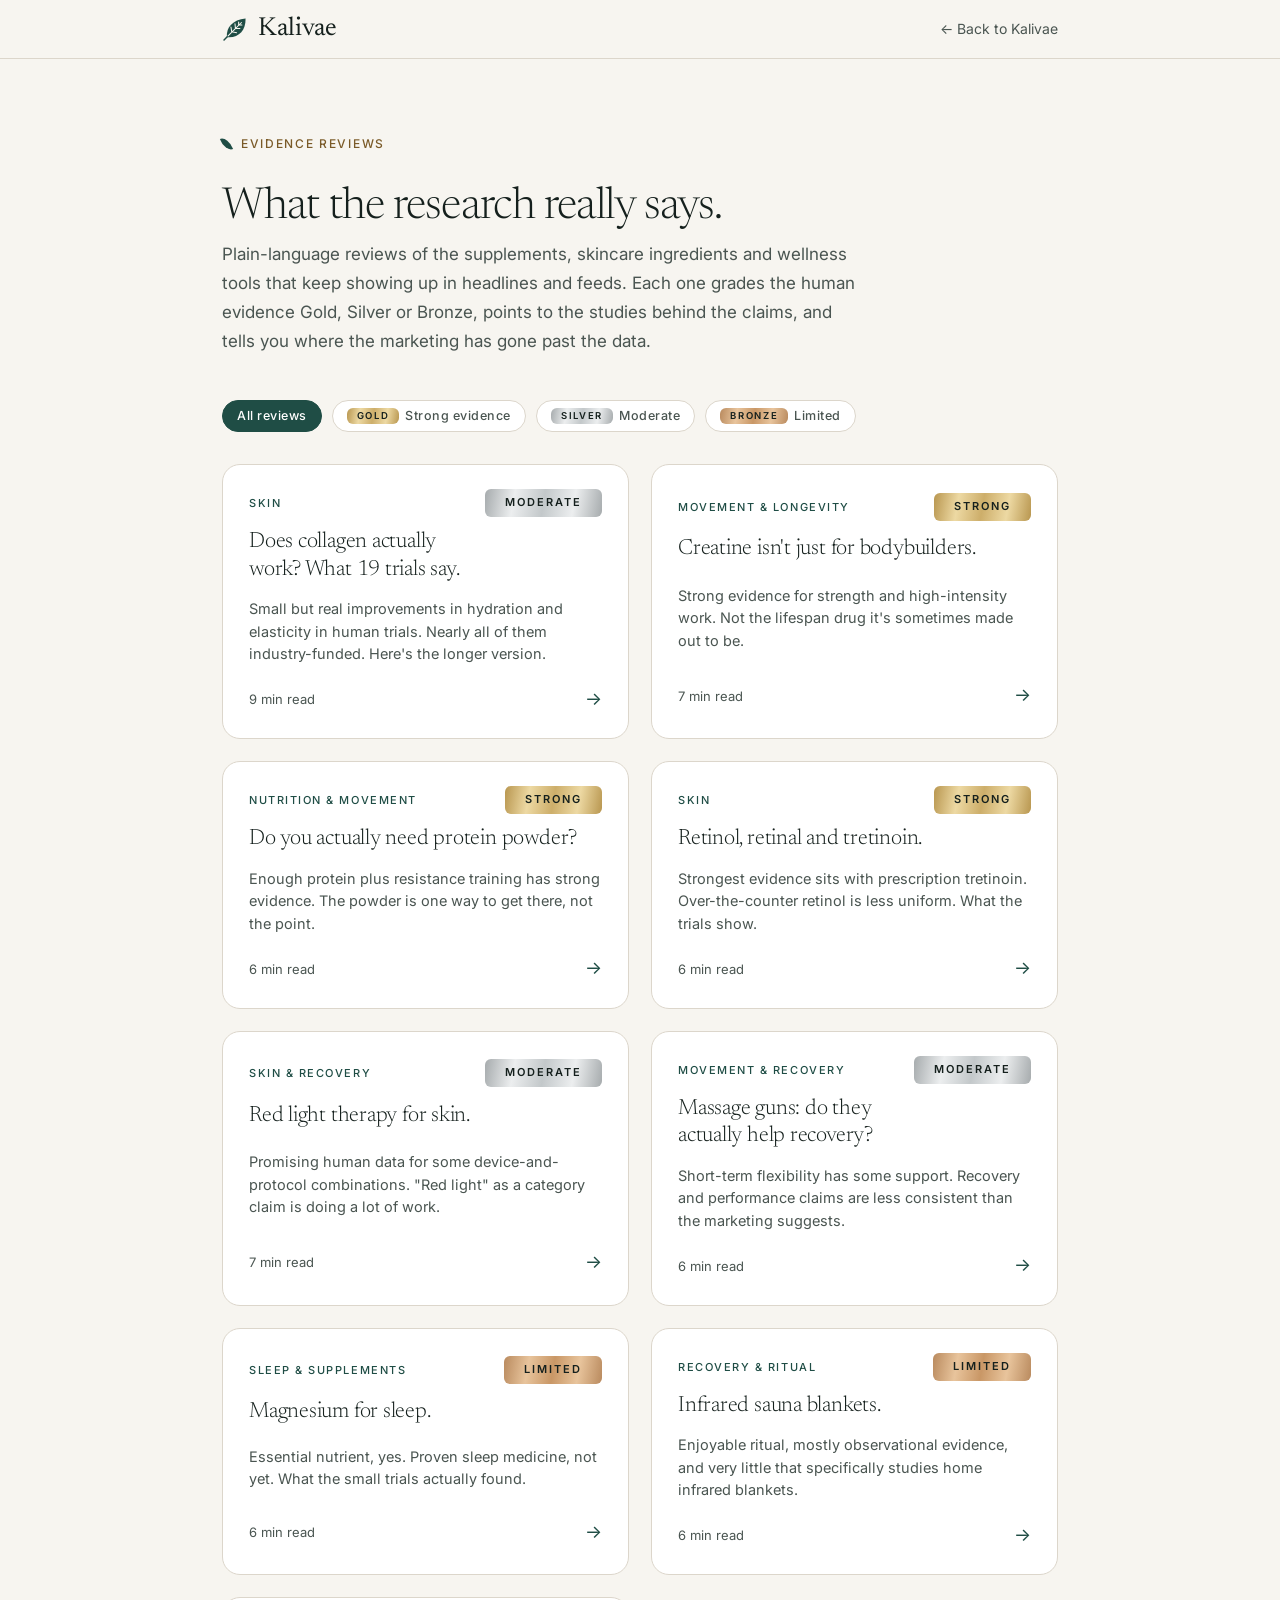
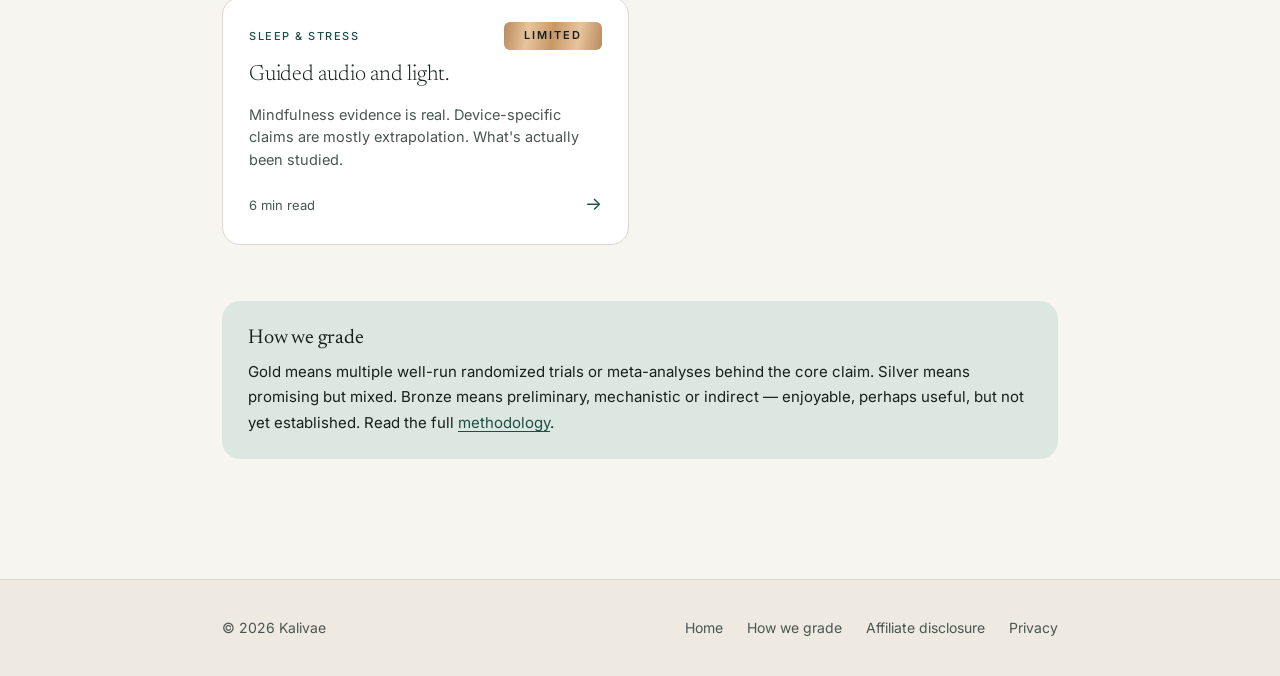
<file: reviews/index.html>
<!doctype html>
<html lang="en">
<head>
  <meta charset="utf-8">
  <meta name="viewport" content="width=device-width,initial-scale=1,viewport-fit=cover">
  <title>Evidence reviews · Kalivae</title>
  <meta name="description" content="Plain-language reviews of supplements, skincare and wellness tools, with the research graded Gold, Silver or Bronze. Updated November 2026.">
  <meta name="theme-color" content="#F7F5F0">
  <link rel="canonical" href="https://www.kalivae.com/reviews/">
  <meta property="og:type" content="website">
  <meta property="og:title" content="Evidence reviews · Kalivae">
  <meta property="og:description" content="Plain-language reviews of supplements, skincare and wellness tools, with the research graded Gold, Silver or Bronze.">
  <meta property="og:url" content="https://www.kalivae.com/reviews/">
  <meta property="og:site_name" content="Kalivae">
  <meta name="twitter:card" content="summary">
  <link rel="preconnect" href="https://fonts.googleapis.com">
  <link rel="preconnect" href="https://fonts.gstatic.com" crossorigin>
  <link href="https://fonts.googleapis.com/css2?family=Inter:wght@400;500;600&family=Newsreader:ital,opsz,wght@0,6..72,300;0,6..72,400;1,6..72,300;1,6..72,400&display=swap" rel="stylesheet">
  <link rel="stylesheet" href="../page.css">
  <link rel="stylesheet" href="reviews.css">
  <style>
    .wrap { max-width: 900px; }
    .intro { margin: 8px 0 44px; }
    .intro p { font-size: 17px; color: var(--muted); max-width: 640px; }
    .filters { display: flex; flex-wrap: wrap; gap: 8px 10px; margin: 24px 0 32px; }
    .filter { display: inline-flex; align-items: center; gap: 6px; padding: 7px 14px; font: 500 12.5px/1 var(--sans); letter-spacing: .04em; color: var(--muted); background: var(--raised); border: 1px solid var(--line); border-radius: 999px; cursor: pointer; transition: all .15s; }
    .filter:hover, .filter.is-active { color: var(--ink); border-color: var(--brand); background: var(--sage); }
    .filter[data-filter="all"].is-active { background: var(--brand); color: #fff; border-color: var(--brand); }
    .cat-grid { display: grid; gap: 22px; }
    @media (min-width: 720px) { .cat-grid { grid-template-columns: 1fr 1fr; } }
    .review-card { display: grid; gap: 10px; padding: 24px 26px; background: var(--raised); border: 1px solid var(--line); border-radius: 18px; text-decoration: none; color: inherit; transition: transform .2s, border-color .15s, box-shadow .2s; }
    .review-card:hover { transform: translateY(-2px); border-color: var(--brand); color: inherit; box-shadow: 0 6px 24px -14px rgba(31,77,69,.25); }
    .review-card.is-hidden { display: none; }
    .review-card .top-row { display: flex; align-items: center; justify-content: space-between; gap: 10px; }
    .review-card .r-cat { font: 500 11px/16px var(--sans); letter-spacing: .14em; text-transform: uppercase; color: var(--brand); }
    .review-card h2 { font: 300 22px/1.25 var(--serif); margin: 2px 0 4px; letter-spacing: -.01em; }
    .review-card p { font-size: 14.5px; line-height: 1.55; color: var(--muted); margin: 0; }
    .review-card .foot-row { display: flex; align-items: center; gap: 12px; margin-top: 8px; font-size: 13px; color: var(--muted); }
    .review-card .arrow { margin-left: auto; color: var(--brand); font-size: 18px; transition: transform .2s; }
    .review-card:hover .arrow { transform: translateX(3px); }

    .note { margin-top: 56px; padding: 24px 26px; background: var(--sage); border-radius: 18px; }
    .note h3 { font: 400 20px/1.3 var(--serif); margin: 0 0 8px; }
    .note p { margin: 0; font-size: 15px; color: var(--ink); }
    .note a { color: var(--brand); }
  </style>
</head>
<body>
  <header class="top">
    <div class="wrap">
      <a class="logo" href="/" aria-label="Kalivae home">
        <svg viewBox="0 0 32 32" aria-hidden="true"><path class="mark-stem" d="M7 25L2.5 29.5"/><path class="mark-a" d="M6 26C5 14 13 4.5 29 3C29.5 18 20 27.5 6 26Z"/><path class="mark-b" d="M7.5 24.5L24 8M12 19.5L11 13.5M12 19.5L18 20.5M16.5 15L16 9.5M16.5 15L22 15.5M20.5 11L20.5 7.5M20.5 11L24.5 11"/></svg>
        <span>Kalivae</span>
      </a>
      <a class="back" href="/">← Back to Kalivae</a>
    </div>
  </header>

  <main>
    <div class="wrap">
      <span class="eyebrow">Evidence reviews</span>
      <h1 style="font-weight:300; font-size:44px; line-height:1.1; letter-spacing:-.02em; margin:12px 0 0;">What the research really says.</h1>
      <div class="intro">
        <p>Plain-language reviews of the supplements, skincare ingredients and wellness tools that keep showing up in headlines and feeds. Each one grades the human evidence Gold, Silver or Bronze, points to the studies behind the claims, and tells you where the marketing has gone past the data.</p>
      </div>

      <div class="filters" role="tablist" aria-label="Filter reviews by evidence">
        <button class="filter is-active" data-filter="all" type="button">All reviews</button>
        <button class="filter" data-filter="strong" type="button"><span class="grade grade--strong" style="padding:3px 10px 4px;font-size:9.5px">Gold</span> Strong evidence</button>
        <button class="filter" data-filter="moderate" type="button"><span class="grade grade--moderate" style="padding:3px 10px 4px;font-size:9.5px">Silver</span> Moderate</button>
        <button class="filter" data-filter="limited" type="button"><span class="grade grade--limited" style="padding:3px 10px 4px;font-size:9.5px">Bronze</span> Limited</button>
      </div>

      <div class="cat-grid">

        <a class="review-card" data-grade="moderate" href="collagen.html">
          <div class="top-row"><span class="r-cat">Skin</span><span class="grade grade--moderate">Moderate</span></div>
          <h2>Does collagen actually work? What 19 trials say.</h2>
          <p>Small but real improvements in hydration and elasticity in human trials. Nearly all of them industry-funded. Here's the longer version.</p>
          <div class="foot-row"><span>9 min read</span><span class="arrow">→</span></div>
        </a>

        <a class="review-card" data-grade="strong" href="creatine.html">
          <div class="top-row"><span class="r-cat">Movement &amp; Longevity</span><span class="grade grade--strong">Strong</span></div>
          <h2>Creatine isn't just for bodybuilders.</h2>
          <p>Strong evidence for strength and high-intensity work. Not the lifespan drug it's sometimes made out to be.</p>
          <div class="foot-row"><span>7 min read</span><span class="arrow">→</span></div>
        </a>

        <a class="review-card" data-grade="strong" href="protein.html">
          <div class="top-row"><span class="r-cat">Nutrition &amp; Movement</span><span class="grade grade--strong">Strong</span></div>
          <h2>Do you actually need protein powder?</h2>
          <p>Enough protein plus resistance training has strong evidence. The powder is one way to get there, not the point.</p>
          <div class="foot-row"><span>6 min read</span><span class="arrow">→</span></div>
        </a>

        <a class="review-card" data-grade="strong" href="retinoids.html">
          <div class="top-row"><span class="r-cat">Skin</span><span class="grade grade--strong">Strong</span></div>
          <h2>Retinol, retinal and tretinoin.</h2>
          <p>Strongest evidence sits with prescription tretinoin. Over-the-counter retinol is less uniform. What the trials show.</p>
          <div class="foot-row"><span>6 min read</span><span class="arrow">→</span></div>
        </a>

        <a class="review-card" data-grade="moderate" href="red-light.html">
          <div class="top-row"><span class="r-cat">Skin &amp; Recovery</span><span class="grade grade--moderate">Moderate</span></div>
          <h2>Red light therapy for skin.</h2>
          <p>Promising human data for some device-and-protocol combinations. "Red light" as a category claim is doing a lot of work.</p>
          <div class="foot-row"><span>7 min read</span><span class="arrow">→</span></div>
        </a>

        <a class="review-card" data-grade="moderate" href="massage.html">
          <div class="top-row"><span class="r-cat">Movement &amp; Recovery</span><span class="grade grade--moderate">Moderate</span></div>
          <h2>Massage guns: do they actually help recovery?</h2>
          <p>Short-term flexibility has some support. Recovery and performance claims are less consistent than the marketing suggests.</p>
          <div class="foot-row"><span>6 min read</span><span class="arrow">→</span></div>
        </a>

        <a class="review-card" data-grade="limited" href="magnesium.html">
          <div class="top-row"><span class="r-cat">Sleep &amp; Supplements</span><span class="grade grade--limited">Limited</span></div>
          <h2>Magnesium for sleep.</h2>
          <p>Essential nutrient, yes. Proven sleep medicine, not yet. What the small trials actually found.</p>
          <div class="foot-row"><span>6 min read</span><span class="arrow">→</span></div>
        </a>

        <a class="review-card" data-grade="limited" href="sauna.html">
          <div class="top-row"><span class="r-cat">Recovery &amp; Ritual</span><span class="grade grade--limited">Limited</span></div>
          <h2>Infrared sauna blankets.</h2>
          <p>Enjoyable ritual, mostly observational evidence, and very little that specifically studies home infrared blankets.</p>
          <div class="foot-row"><span>6 min read</span><span class="arrow">→</span></div>
        </a>

        <a class="review-card" data-grade="limited" href="guided-relaxation.html">
          <div class="top-row"><span class="r-cat">Sleep &amp; Stress</span><span class="grade grade--limited">Limited</span></div>
          <h2>Guided audio and light.</h2>
          <p>Mindfulness evidence is real. Device-specific claims are mostly extrapolation. What's actually been studied.</p>
          <div class="foot-row"><span>6 min read</span><span class="arrow">→</span></div>
        </a>

      </div>

      <aside class="note">
        <h3>How we grade</h3>
        <p>Gold means multiple well-run randomized trials or meta-analyses behind the core claim. Silver means promising but mixed. Bronze means preliminary, mechanistic or indirect — enjoyable, perhaps useful, but not yet established. Read the full <a href="../methodology.html">methodology</a>.</p>
      </aside>
    </div>
  </main>

  <footer class="foot">
    <div class="wrap">
      <span>© 2026 Kalivae</span>
      <div class="foot-links">
        <a href="/">Home</a>
        <a href="../methodology.html">How we grade</a>
        <a href="../affiliate-disclosure.html">Affiliate disclosure</a>
        <a href="../privacy.html">Privacy</a>
      </div>
    </div>
  </footer>

  <script>
    (function(){
      var filters = document.querySelectorAll('.filter');
      var cards = document.querySelectorAll('.review-card');
      filters.forEach(function(btn){
        btn.addEventListener('click', function(){
          var f = btn.getAttribute('data-filter');
          filters.forEach(function(b){ b.classList.toggle('is-active', b === btn); });
          cards.forEach(function(c){
            var g = c.getAttribute('data-grade');
            c.classList.toggle('is-hidden', f !== 'all' && g !== f);
          });
        });
      });
    })();
  </script>
</body>
</html>
</file>
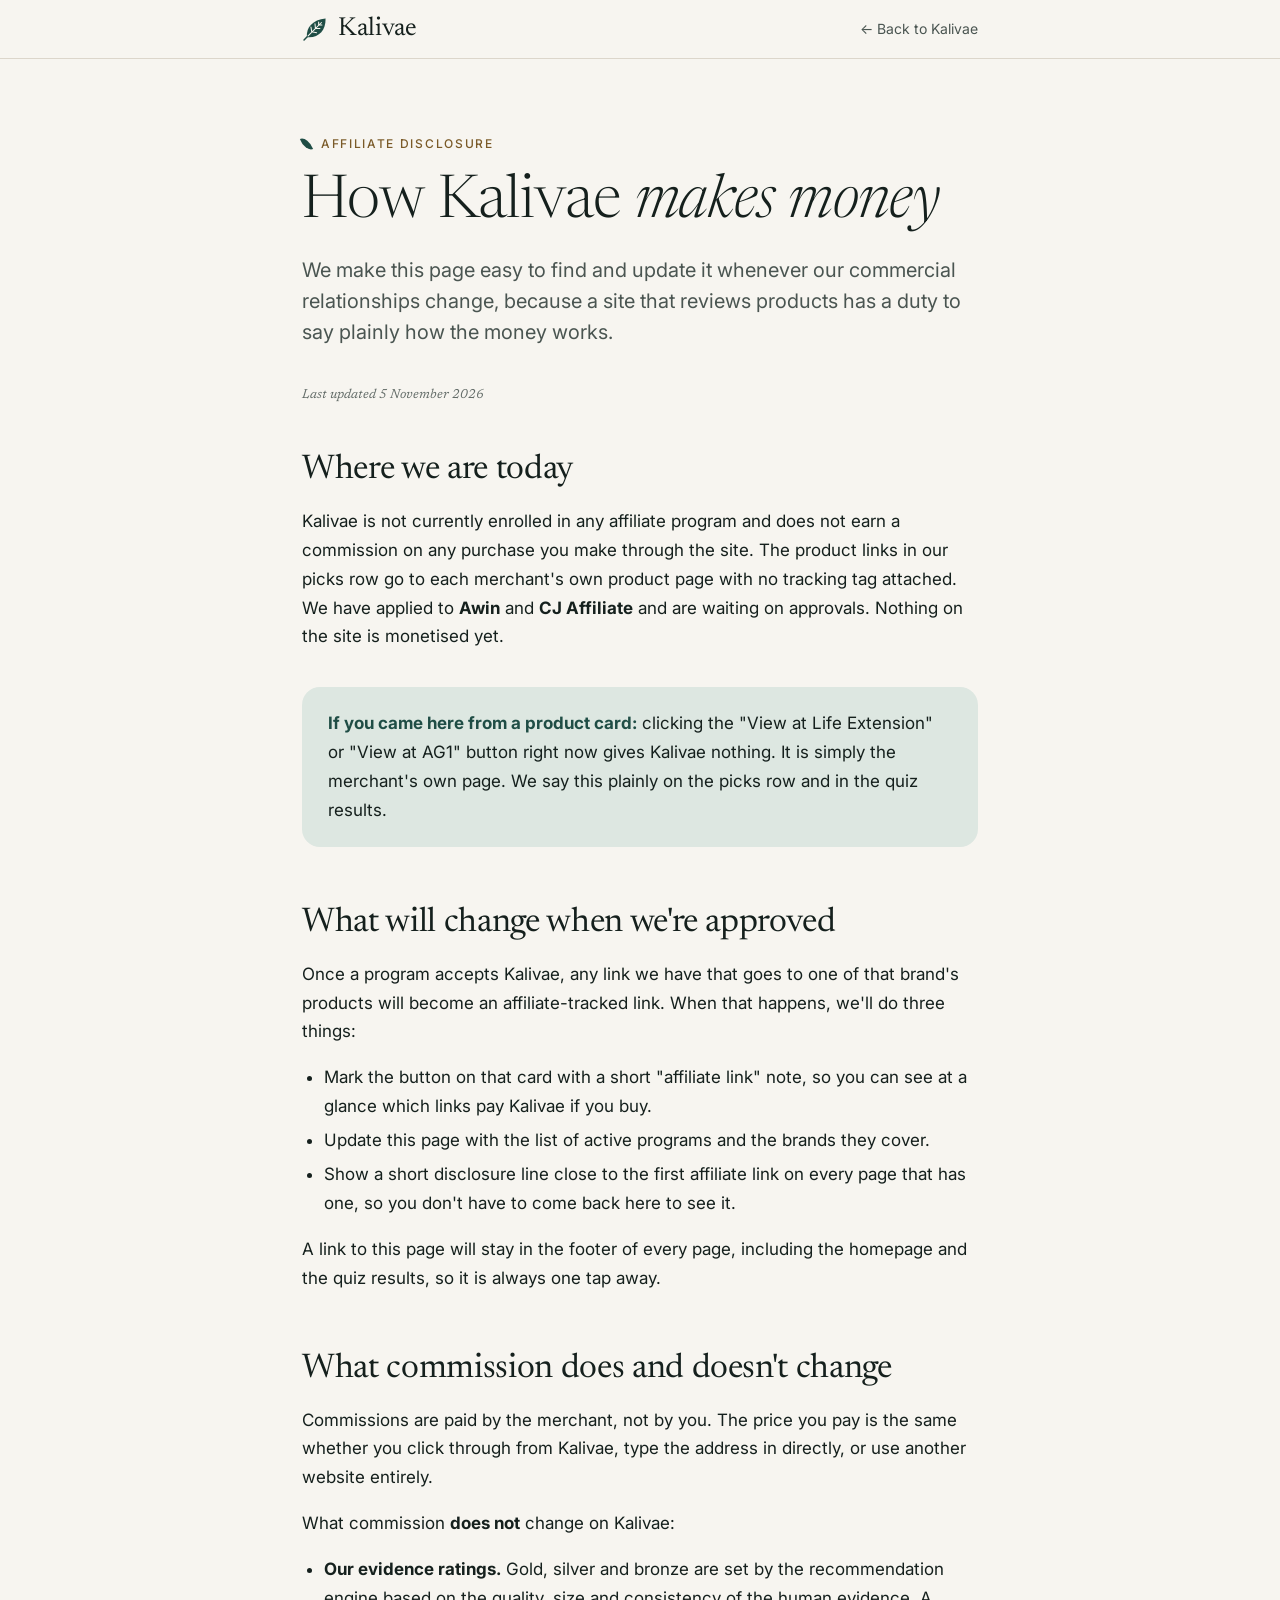
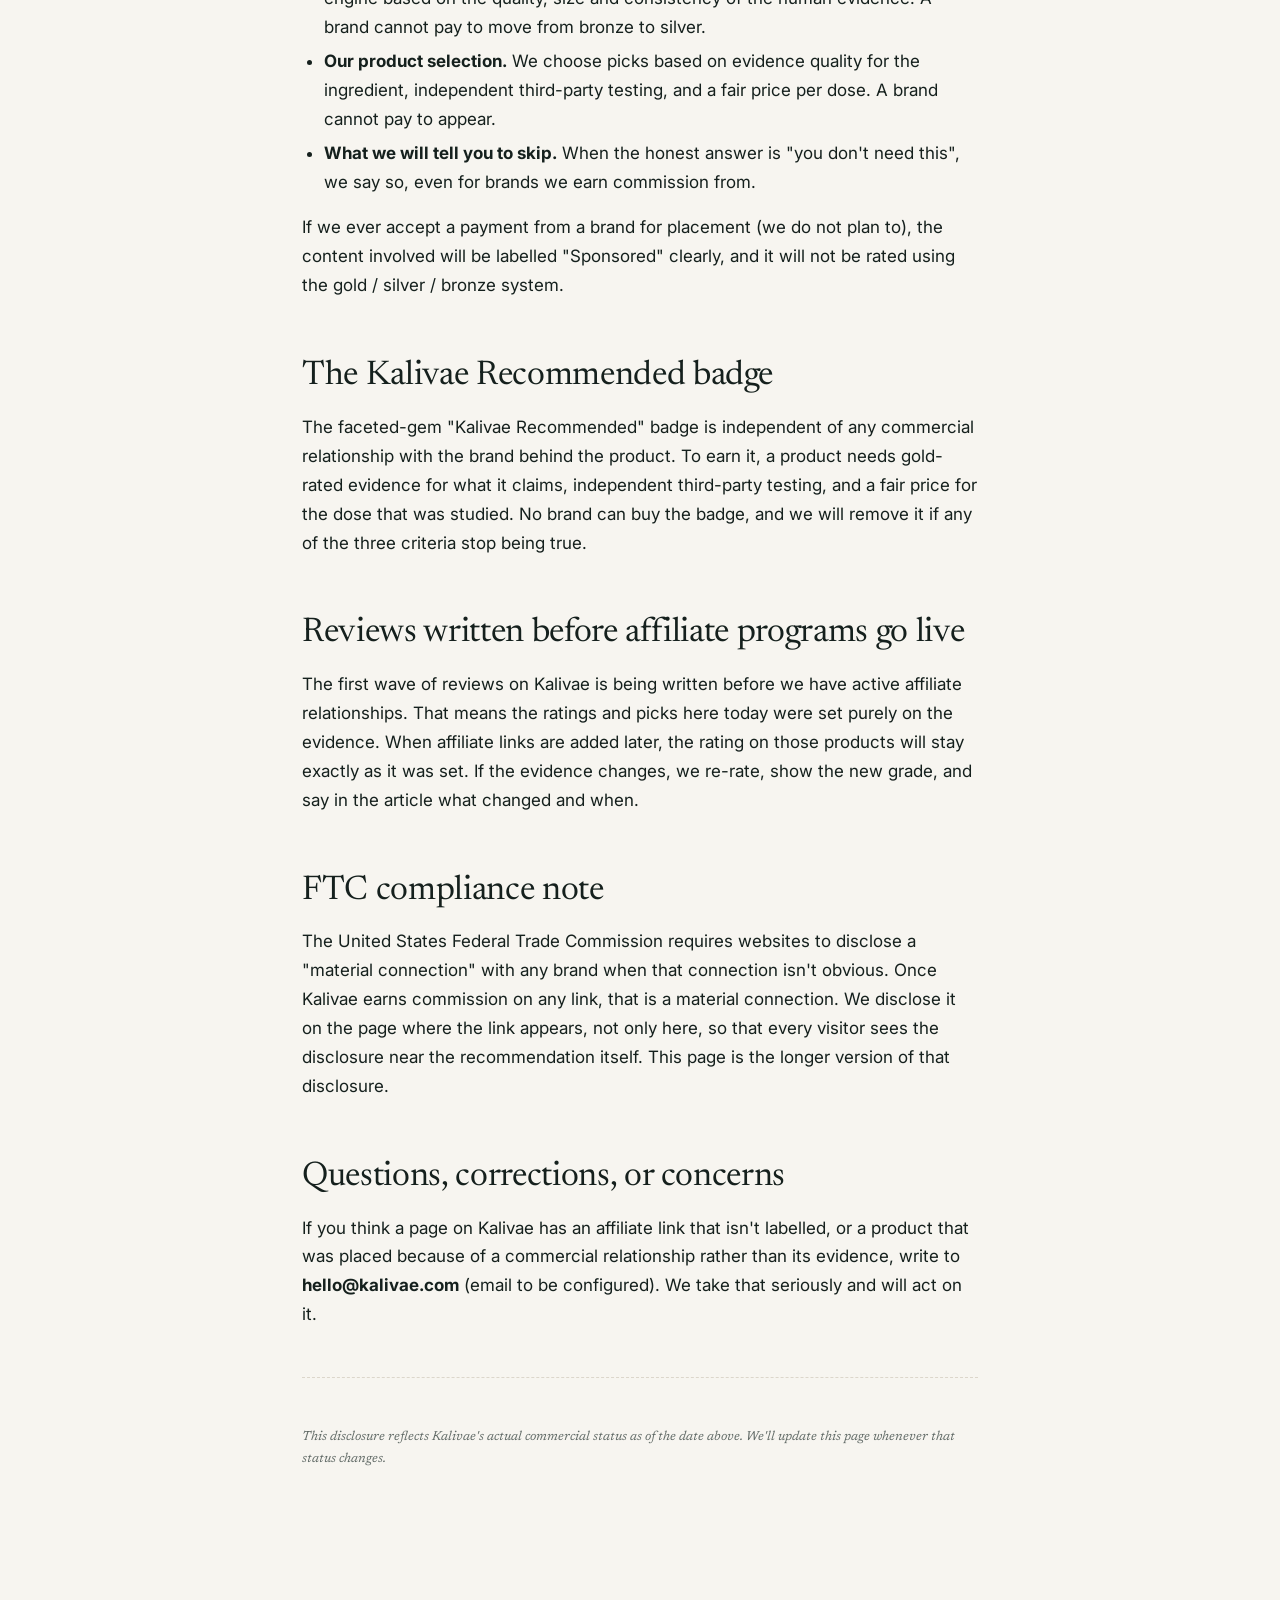
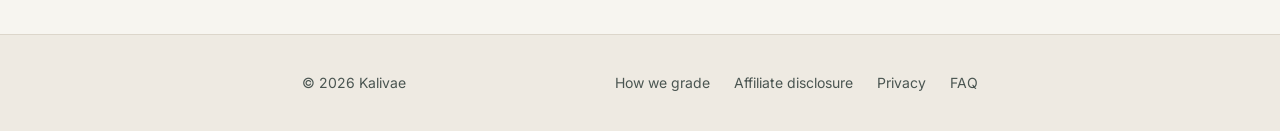
<file: affiliate-disclosure.html>
<!doctype html>
<html lang="en">
<head>
  <meta charset="utf-8">
  <meta name="viewport" content="width=device-width,initial-scale=1,viewport-fit=cover">
  <title>Affiliate disclosure · Kalivae</title>
  <meta name="description" content="How Kalivae makes money, what counts as an affiliate link, and why our evidence ratings are set independently of any commercial relationship.">
  <meta name="theme-color" content="#F7F5F0">
  <link rel="canonical" href="https://www.kalivae.com/affiliate-disclosure.html">
  <link rel="preconnect" href="https://fonts.googleapis.com">
  <link rel="preconnect" href="https://fonts.gstatic.com" crossorigin>
  <link href="https://fonts.googleapis.com/css2?family=Inter:wght@400;500;600&family=Newsreader:ital,opsz,wght@0,6..72,300;0,6..72,400;1,6..72,300;1,6..72,400&display=swap" rel="stylesheet">
  <link rel="stylesheet" href="page.css">
</head>
<body>
  <header class="top">
    <div class="wrap">
      <a class="logo" href="/" aria-label="Kalivae home">
        <svg viewBox="0 0 32 32" aria-hidden="true"><path class="mark-stem" d="M7 25L2.5 29.5"/><path class="mark-a" d="M6 26C5 14 13 4.5 29 3C29.5 18 20 27.5 6 26Z"/><path class="mark-b" d="M7.5 24.5L24 8M12 19.5L11 13.5M12 19.5L18 20.5M16.5 15L16 9.5M16.5 15L22 15.5M20.5 11L20.5 7.5M20.5 11L24.5 11"/></svg>
        <span>Kalivae</span>
      </a>
      <a class="back" href="/">← Back to Kalivae</a>
    </div>
  </header>

  <main>
    <div class="wrap">
      <span class="eyebrow">Affiliate disclosure</span>
      <h1>How Kalivae <em>makes money</em></h1>
      <p class="lede">We make this page easy to find and update it whenever our commercial relationships change, because a site that reviews products has a duty to say plainly how the money works.</p>
      <span class="updated">Last updated 5 November 2026</span>

      <h2>Where we are today</h2>
      <p>Kalivae is not currently enrolled in any affiliate program and does not earn a commission on any purchase you make through the site. The product links in our picks row go to each merchant's own product page with no tracking tag attached. We have applied to <strong>Awin</strong> and <strong>CJ Affiliate</strong> and are waiting on approvals. Nothing on the site is monetised yet.</p>

      <div class="callout">
        <p><strong>If you came here from a product card:</strong> clicking the "View at Life Extension" or "View at AG1" button right now gives Kalivae nothing. It is simply the merchant's own page. We say this plainly on the picks row and in the quiz results.</p>
      </div>

      <h2>What will change when we're approved</h2>
      <p>Once a program accepts Kalivae, any link we have that goes to one of that brand's products will become an affiliate-tracked link. When that happens, we'll do three things:</p>
      <ul>
        <li>Mark the button on that card with a short "affiliate link" note, so you can see at a glance which links pay Kalivae if you buy.</li>
        <li>Update this page with the list of active programs and the brands they cover.</li>
        <li>Show a short disclosure line close to the first affiliate link on every page that has one, so you don't have to come back here to see it.</li>
      </ul>
      <p>A link to this page will stay in the footer of every page, including the homepage and the quiz results, so it is always one tap away.</p>

      <h2>What commission does and doesn't change</h2>
      <p>Commissions are paid by the merchant, not by you. The price you pay is the same whether you click through from Kalivae, type the address in directly, or use another website entirely.</p>
      <p>What commission <strong>does not</strong> change on Kalivae:</p>
      <ul>
        <li><strong>Our evidence ratings.</strong> Gold, silver and bronze are set by the recommendation engine based on the quality, size and consistency of the human evidence. A brand cannot pay to move from bronze to silver.</li>
        <li><strong>Our product selection.</strong> We choose picks based on evidence quality for the ingredient, independent third-party testing, and a fair price per dose. A brand cannot pay to appear.</li>
        <li><strong>What we will tell you to skip.</strong> When the honest answer is "you don't need this", we say so, even for brands we earn commission from.</li>
      </ul>
      <p>If we ever accept a payment from a brand for placement (we do not plan to), the content involved will be labelled "Sponsored" clearly, and it will not be rated using the gold / silver / bronze system.</p>

      <h2>The Kalivae Recommended badge</h2>
      <p>The faceted-gem "Kalivae Recommended" badge is independent of any commercial relationship with the brand behind the product. To earn it, a product needs gold-rated evidence for what it claims, independent third-party testing, and a fair price for the dose that was studied. No brand can buy the badge, and we will remove it if any of the three criteria stop being true.</p>

      <h2>Reviews written before affiliate programs go live</h2>
      <p>The first wave of reviews on Kalivae is being written before we have active affiliate relationships. That means the ratings and picks here today were set purely on the evidence. When affiliate links are added later, the rating on those products will stay exactly as it was set. If the evidence changes, we re-rate, show the new grade, and say in the article what changed and when.</p>

      <h2>FTC compliance note</h2>
      <p>The United States Federal Trade Commission requires websites to disclose a "material connection" with any brand when that connection isn't obvious. Once Kalivae earns commission on any link, that is a material connection. We disclose it on the page where the link appears, not only here, so that every visitor sees the disclosure near the recommendation itself. This page is the longer version of that disclosure.</p>

      <h2>Questions, corrections, or concerns</h2>
      <p>If you think a page on Kalivae has an affiliate link that isn't labelled, or a product that was placed because of a commercial relationship rather than its evidence, write to <strong>hello@kalivae.com</strong> (email to be configured). We take that seriously and will act on it.</p>

      <hr>
      <p class="updated">This disclosure reflects Kalivae's actual commercial status as of the date above. We'll update this page whenever that status changes.</p>
    </div>
  </main>

  <footer class="foot">
    <div class="wrap">
      <span>© 2026 Kalivae</span>
      <div class="foot-links">
        <a href="methodology.html">How we grade</a>
        <a href="affiliate-disclosure.html">Affiliate disclosure</a>
        <a href="privacy.html">Privacy</a>
        <a href="/#faq">FAQ</a>
      </div>
    </div>
  </footer>
</body>
</html>
</file>
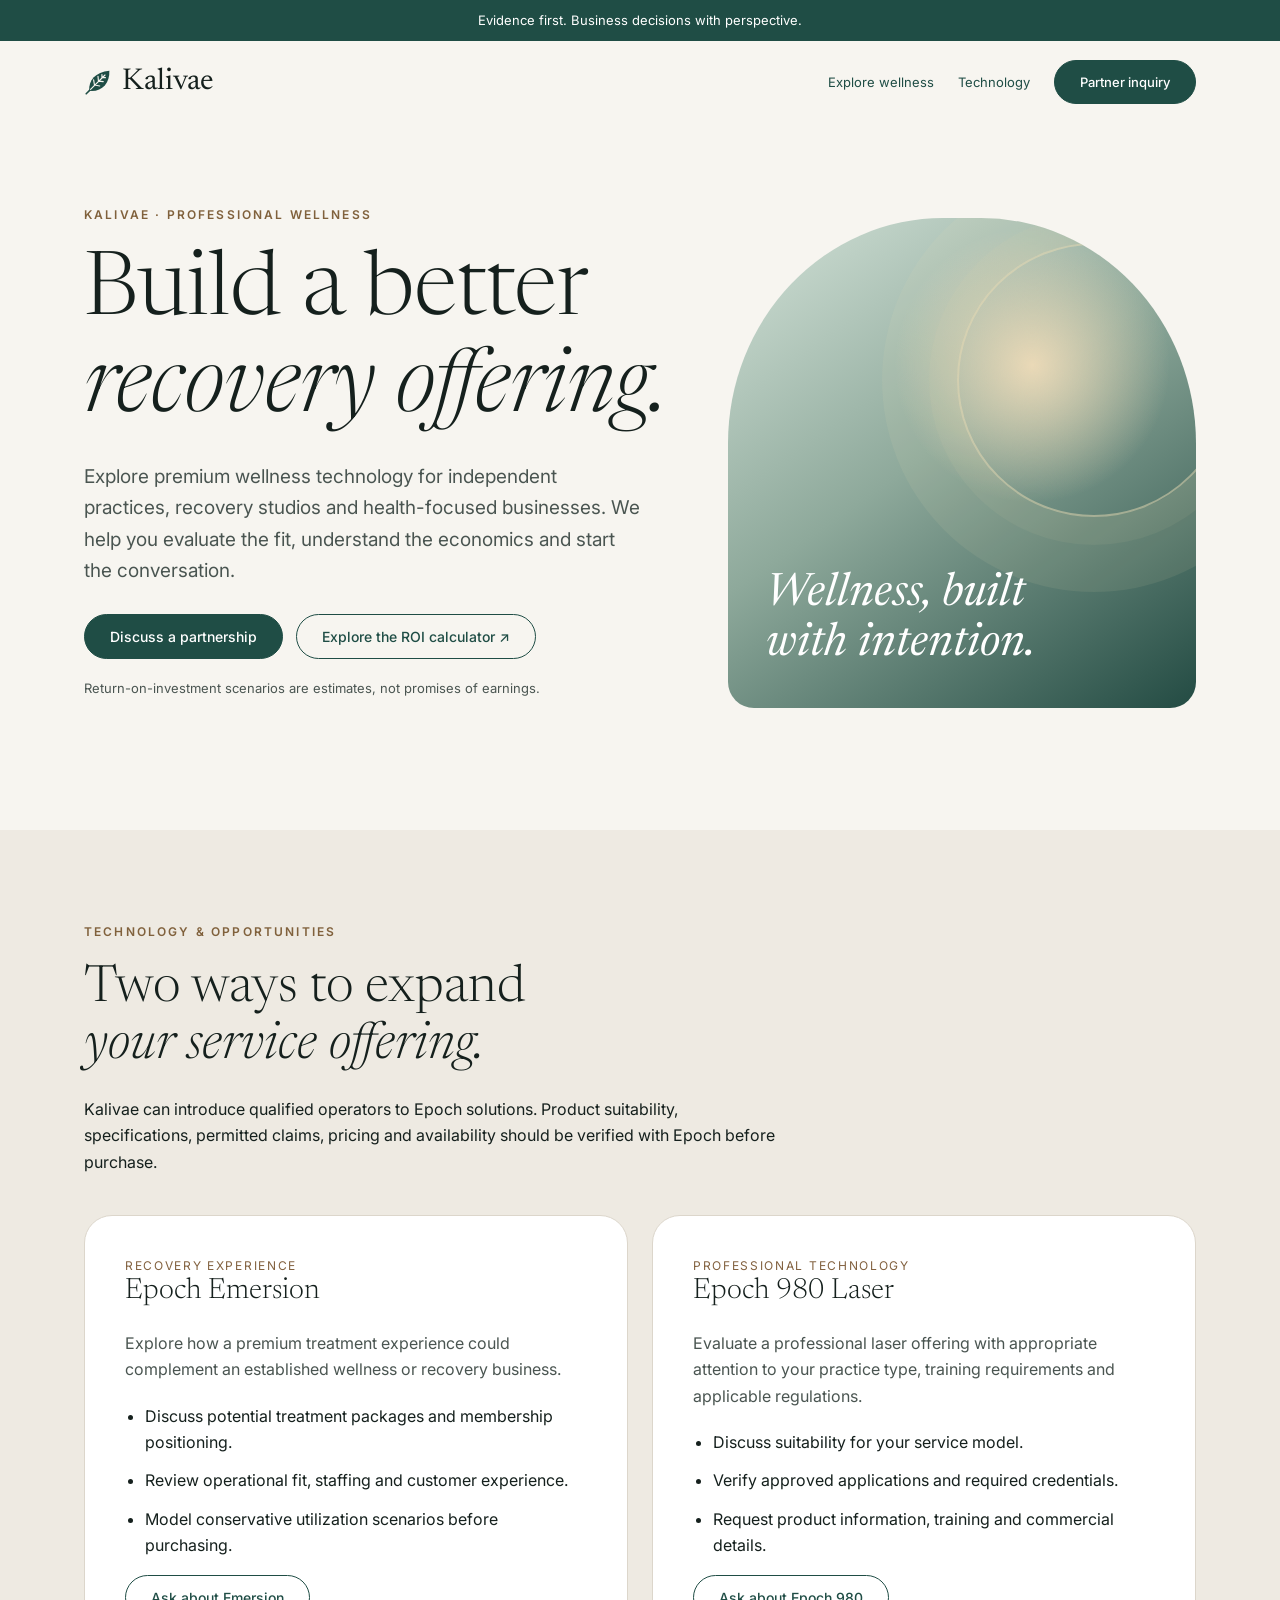
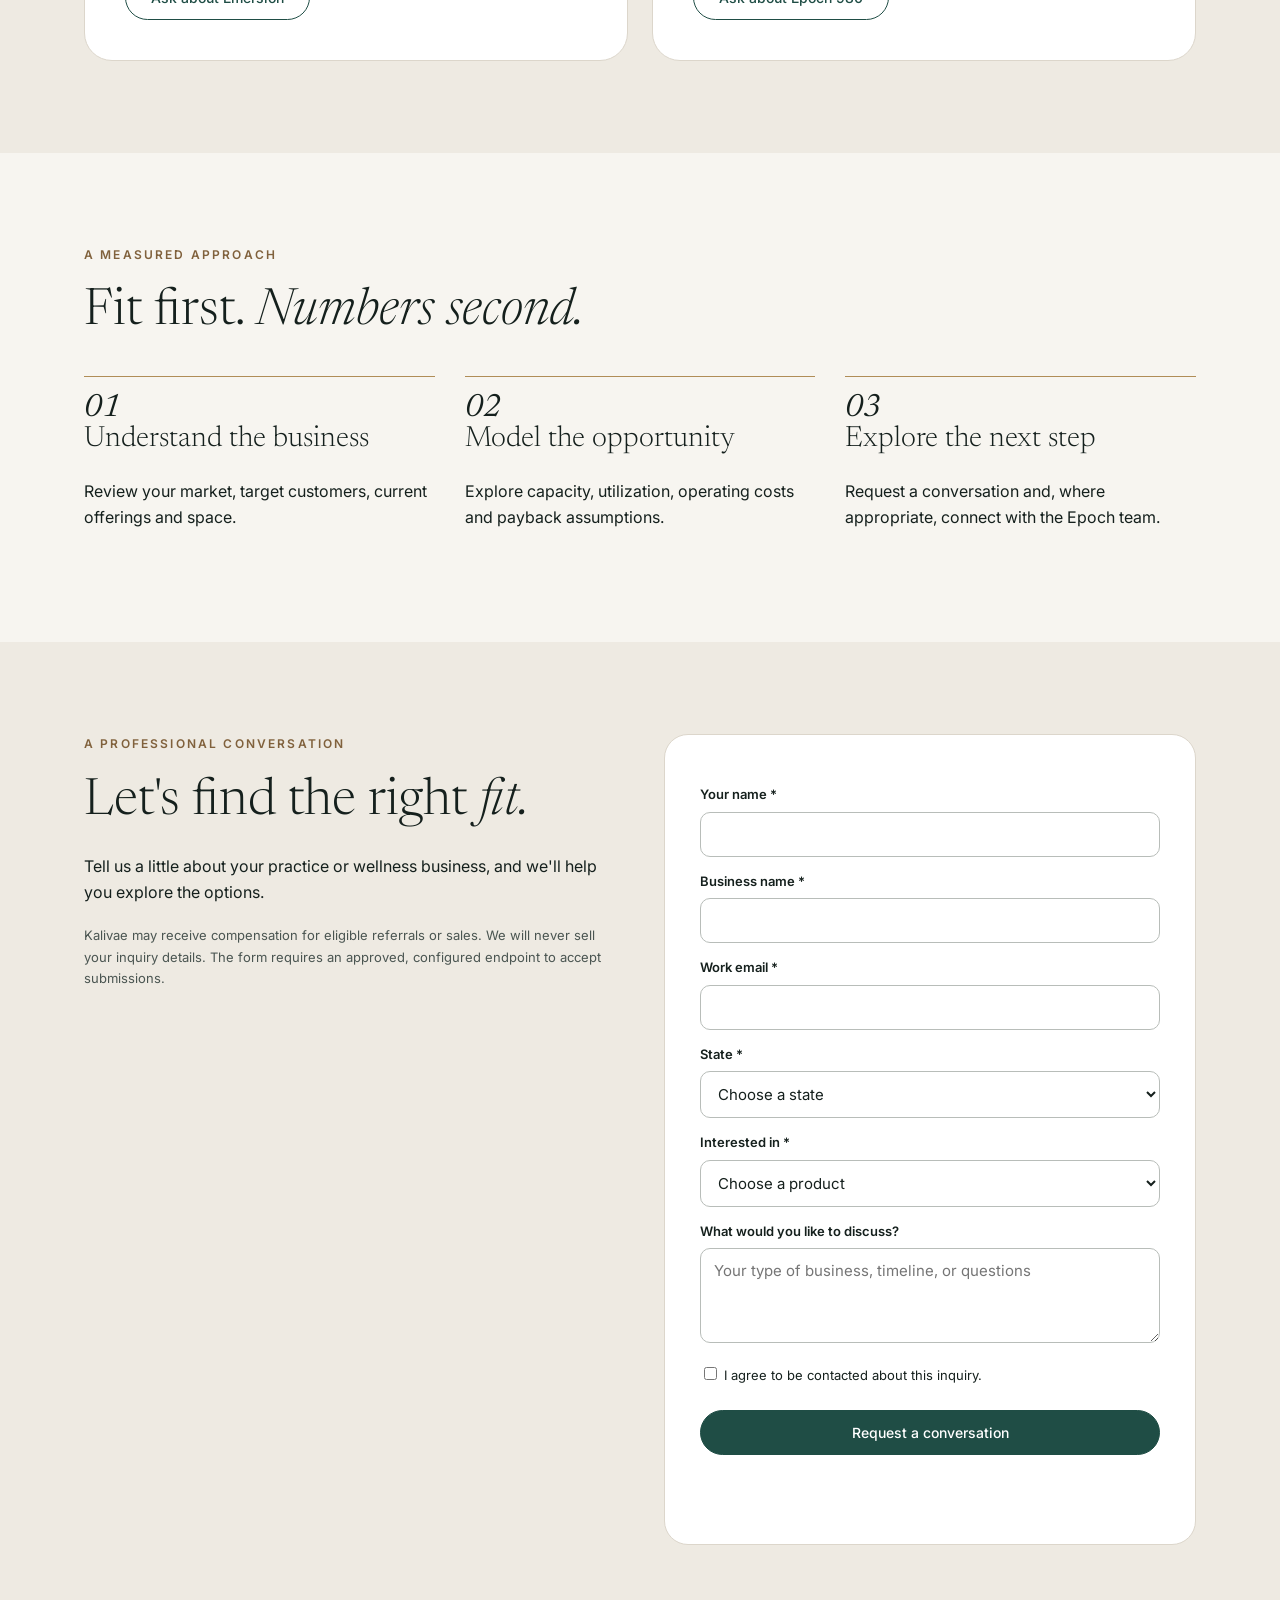
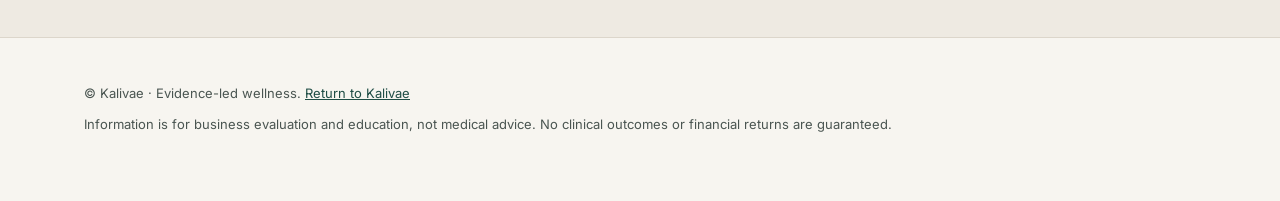
<file: epoch.html>
<!doctype html><html lang="en"><head><meta charset="utf-8"><meta name="viewport" content="width=device-width,initial-scale=1"><meta name="description" content="Kalivae professional wellness technology: explore Epoch Emersion and Epoch 980, calculate potential business value and request a consultation."><title>Professional Wellness Technology | Kalivae</title><link rel="preconnect" href="https://fonts.googleapis.com"><link rel="preconnect" href="https://fonts.gstatic.com" crossorigin><link href="https://fonts.googleapis.com/css2?family=Inter:wght@400;500;600;700&family=Newsreader:ital,opsz,wght@0,6..72,300;0,6..72,400;1,6..72,300;1,6..72,400&display=swap" rel="stylesheet"><style>
:root{--bg:#F7F5F0;--ink:#15201D;--muted:#4A5551;--brand:#1F4D45;--sage:#DDE7E1;--sand:#EEEAE2;--line:#DCD6CB;--gold:#B08D57;--serif:Newsreader,Georgia,serif;--sans:Inter,Arial,sans-serif}*{box-sizing:border-box}body{margin:0;background:var(--bg);color:var(--ink);font:16px/1.65 var(--sans)}a{color:var(--brand)}.wrap{max-width:1160px;padding:0 24px;margin:auto}.mast{background:var(--brand);color:#fff;text-align:center;padding:10px;font-size:13px}.mast a{color:#fff}.nav{display:flex;justify-content:space-between;align-items:center;padding:19px 0;gap:12px}.logo{font:30px var(--serif);text-decoration:none}.navright{display:flex;gap:24px;align-items:center}.navright a{text-decoration:none;font-size:13px}h1,h2,h3{font-family:var(--serif);font-weight:300;line-height:1.1;margin:0 0 22px}h1{font-size:clamp(46px,7vw,88px)}h2{font-size:clamp(32px,4vw,55px)}h3{font-size:29px}p{margin:0 0 20px}.eyebrow{font-size:12px;letter-spacing:.18em;text-transform:uppercase;color:#80613c;margin-bottom:20px;font-weight:600}.hero{display:grid;grid-template-columns:1.12fr .88fr;gap:48px;align-items:center;padding:82px 0 110px}.hero .lead{font-size:19px;color:var(--muted);max-width:560px}.art{min-height:490px;border-radius:46% 46% 26px 26px;background:radial-gradient(circle at 65% 30%,#ead9b7 0%,transparent 30%),linear-gradient(145deg,#d3e2d8,#8ea99b 46%,#234b43);display:flex;align-items:flex-end;overflow:hidden;position:relative;padding:38px;color:#fff}.art:before{content:"";position:absolute;width:270px;height:270px;border:2px solid #eadbb380;border-radius:50%;right:-35px;top:25px;box-shadow:0 0 0 28px #e5d4ad12,0 0 0 75px #ead9b517}.art div{position:relative;font:italic 46px/1.08 var(--serif);max-width:320px}.btn{display:inline-flex;border-radius:50px;padding:13px 25px;align-items:center;justify-content:center;text-decoration:none;font:500 14px var(--sans);border:1px solid var(--brand);cursor:pointer}.primary{background:var(--brand);color:white}.outline{background:transparent;color:var(--brand)}.actions{display:flex;flex-wrap:wrap;gap:13px;margin-top:28px}.band{background:var(--sand);padding:92px 0}.section{padding:92px 0}.section-intro{max-width:700px}.products{display:grid;grid-template-columns:1fr 1fr;gap:24px;margin-top:40px}.product{background:#fff;padding:40px;border:1px solid var(--line);border-radius:28px}.tag{color:#82613f;font-size:12px;text-transform:uppercase;letter-spacing:.14em}.product p{color:var(--muted)}.bullets{padding-left:20px}.bullets li{margin:12px 0}.note{font-size:13px;color:var(--muted)}.steps{display:grid;grid-template-columns:repeat(3,1fr);gap:30px;margin-top:35px}.step{border-top:1px solid var(--gold);padding-top:15px}.step strong{font:italic 32px var(--serif)}.leadbox{display:grid;grid-template-columns:1fr 1fr;gap:48px;align-items:start}.formbox{background:white;padding:35px;border:1px solid var(--line);border-radius:24px}.formbox label{display:block;font-size:13px;font-weight:600;margin:14px 0 6px}.formbox input,.formbox select,.formbox textarea{width:100%;border:1px solid #b8bdb9;border-radius:10px;padding:12px 13px;font:15px var(--sans);color:var(--ink);background:white}.formbox textarea{min-height:95px}.formbox button{width:100%;margin-top:17px}.status{min-height:22px;font-size:13px;margin-top:12px}.foot{padding:45px 0;border-top:1px solid var(--line);font-size:13px;color:var(--muted)}@media(max-width:760px){.hero,.leadbox{grid-template-columns:1fr;padding-top:42px;gap:25px}.art{min-height:270px}.products,.steps{grid-template-columns:1fr}.section,.band{padding:60px 0}.navright a:nth-child(1){display:none}h1{font-size:54px}}
</style></head><body><div class="mast">Evidence first. Business decisions with perspective.</div><div class="wrap"><nav class="nav"><a class="logo" href="index.html" aria-label="Kalivae home" style="display:inline-flex;align-items:center;gap:10px;color:var(--ink)"><svg viewBox="0 0 32 32" width="28" height="28" aria-hidden="true"><path d="M7 25L2.5 29.5" fill="none" stroke="var(--brand)" stroke-width="1.8" stroke-linecap="round"/><path d="M6 26C5 14 13 4.5 29 3C29.5 18 20 27.5 6 26Z" fill="var(--brand)"/><path d="M7.5 24.5L24 8M12 19.5L11 13.5M12 19.5L18 20.5M16.5 15L16 9.5M16.5 15L22 15.5M20.5 11L20.5 7.5M20.5 11L24.5 11" fill="none" stroke="var(--bg)" stroke-width="1.3" stroke-linecap="round"/></svg><span>Kalivae</span></a><div class="navright"><a href="index.html">Explore wellness</a><a href="#technology">Technology</a><a class="btn primary" href="#consult">Partner inquiry</a></div></nav><section class="hero"><div><div class="eyebrow">Kalivae · Professional wellness</div><h1>Build a better<br><em>recovery offering.</em></h1><p class="lead">Explore premium wellness technology for independent practices, recovery studios and health-focused businesses. We help you evaluate the fit, understand the economics and start the conversation.</p><div class="actions"><a class="btn primary" href="#consult">Discuss a partnership</a><a class="btn outline" href="https://epochroicalculator.com/" target="_blank" rel="noopener noreferrer">Explore the ROI calculator ↗</a></div><p class="note" style="margin-top:19px">Return-on-investment scenarios are estimates, not promises of earnings.</p></div><div class="art" role="img" aria-label="Abstract botanical-inspired Kalivae wellness artwork"><div>Wellness, built with intention.</div></div></section></div><section class="band" id="technology"><div class="wrap"><div class="eyebrow">Technology & opportunities</div><h2>Two ways to expand<br><em>your service offering.</em></h2><p class="section-intro">Kalivae can introduce qualified operators to Epoch solutions. Product suitability, specifications, permitted claims, pricing and availability should be verified with Epoch before purchase.</p><div class="products"><article class="product"><div class="tag">Recovery experience</div><h3>Epoch Emersion</h3><p>Explore how a premium treatment experience could complement an established wellness or recovery business.</p><ul class="bullets"><li>Discuss potential treatment packages and membership positioning.</li><li>Review operational fit, staffing and customer experience.</li><li>Model conservative utilization scenarios before purchasing.</li></ul><a href="#consult" class="btn outline">Ask about Emersion</a></article><article class="product"><div class="tag">Professional technology</div><h3>Epoch 980 Laser</h3><p>Evaluate a professional laser offering with appropriate attention to your practice type, training requirements and applicable regulations.</p><ul class="bullets"><li>Discuss suitability for your service model.</li><li>Verify approved applications and required credentials.</li><li>Request product information, training and commercial details.</li></ul><a href="#consult" class="btn outline">Ask about Epoch 980</a></article></div></div></section><section class="section"><div class="wrap"><div class="eyebrow">A measured approach</div><h2>Fit first. <em>Numbers second.</em></h2><div class="steps"><div class="step"><strong>01</strong><h3>Understand the business</h3><p>Review your market, target customers, current offerings and space.</p></div><div class="step"><strong>02</strong><h3>Model the opportunity</h3><p>Explore capacity, utilization, operating costs and payback assumptions.</p></div><div class="step"><strong>03</strong><h3>Explore the next step</h3><p>Request a conversation and, where appropriate, connect with the Epoch team.</p></div></div></div></section><section class="band" id="consult"><div class="wrap leadbox"><div><div class="eyebrow">A professional conversation</div><h2>Let's find the right <em>fit.</em></h2><p>Tell us a little about your practice or wellness business, and we'll help you explore the options.</p><p class="note">Kalivae may receive compensation for eligible referrals or sales. We will never sell your inquiry details. The form requires an approved, configured endpoint to accept submissions.</p></div><form id="inquiry" class="formbox"><label for="name">Your name *</label><input id="name" name="name" autocomplete="name" required maxlength="100"><label for="business">Business name *</label><input id="business" name="business" required maxlength="150"><label for="email">Work email *</label><input id="email" name="email" type="email" autocomplete="email" required maxlength="200"><label for="state">State *</label><select id="state" name="state" required><option value="">Choose a state</option><option>Florida</option><option>Georgia</option><option>South Carolina</option><option>North Carolina</option><option>Other</option></select><label for="interest">Interested in *</label><select id="interest" name="interest" required><option value="">Choose a product</option><option>Epoch Emersion</option><option>Epoch 980 Laser</option><option>Both / unsure</option></select><label for="message">What would you like to discuss?</label><textarea id="message" name="message" maxlength="1000" placeholder="Your type of business, timeline, or questions"></textarea><label style="font-weight:400"><input type="checkbox" id="contactconsent" required style="width:auto"> I agree to be contacted about this inquiry.</label><input type="hidden" name="source" value="kalivae_epoch_page"><button class="btn primary" type="submit">Request a conversation</button><p id="status" class="status" role="status" aria-live="polite"></p></form></div></section><footer class="foot"><div class="wrap">© Kalivae · Evidence-led wellness. <a href="index.html">Return to Kalivae</a><p style="margin-top:10px">Information is for business evaluation and education, not medical advice. No clinical outcomes or financial returns are guaranteed.</p></div></footer><script>
// IMPORTANT: Set to a dedicated endpoint verified to belong to Kalivae before deployment.
// Do not use the public longevity quiz endpoint for business leads.
const EPOCH_LEAD_ENDPOINT = '';
const form = document.getElementById('inquiry');const status=document.getElementById('status');
form.addEventListener('submit',async event=>{event.preventDefault();if(!form.reportValidity())return;if(!EPOCH_LEAD_ENDPOINT){status.textContent='This inquiry form is being configured. Please return once submissions are enabled.';return;}const button=form.querySelector('button[type=submit]');button.disabled=true;status.textContent='Submitting…';try{const body=Object.fromEntries(new FormData(form));body.submittedAt=new Date().toISOString();const response=await fetch(EPOCH_LEAD_ENDPOINT,{method:'POST',headers:{'Content-Type':'application/json','Accept':'application/json'},body:JSON.stringify(body)});if(!response.ok)throw Error('HTTP '+response.status);status.textContent='Thank you. Your inquiry was received.';form.reset();}catch(e){status.textContent='We could not submit your inquiry. Please try again later.';}finally{button.disabled=false;}});
</script></body></html>
</file>
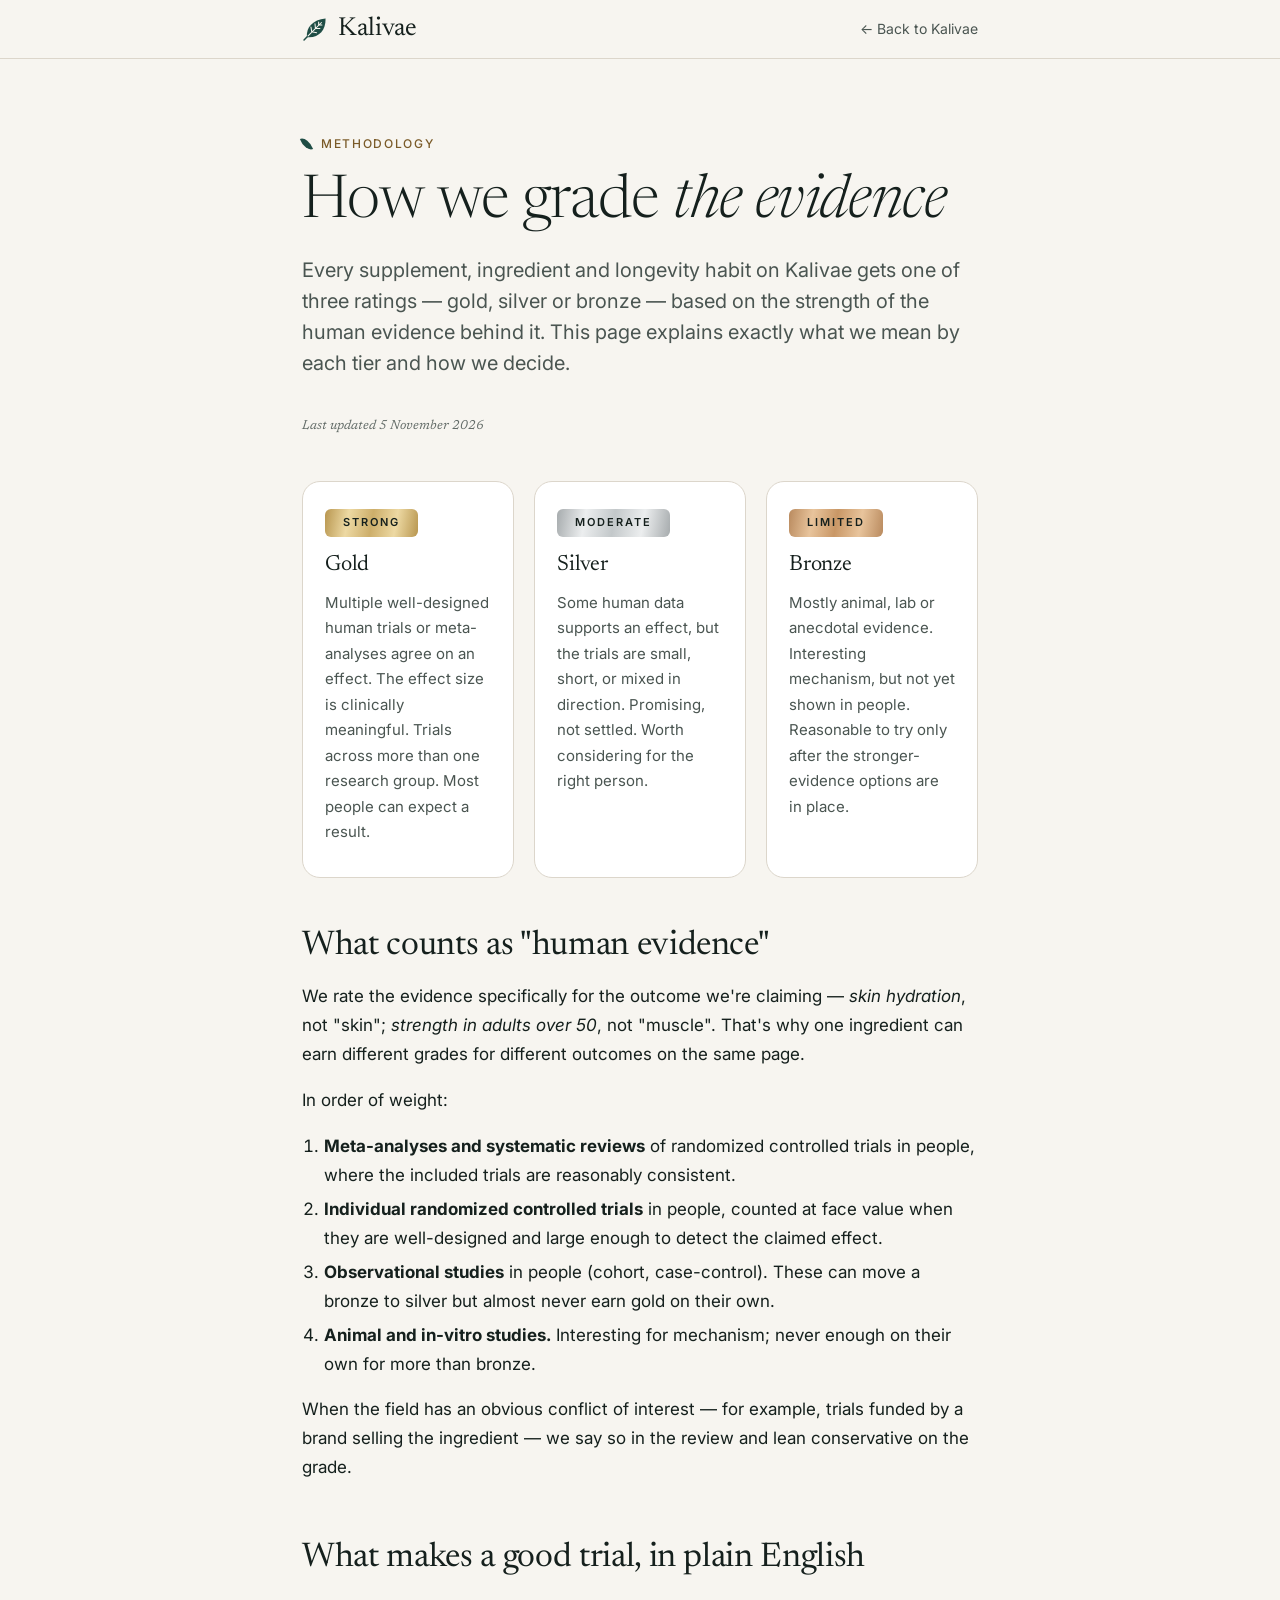
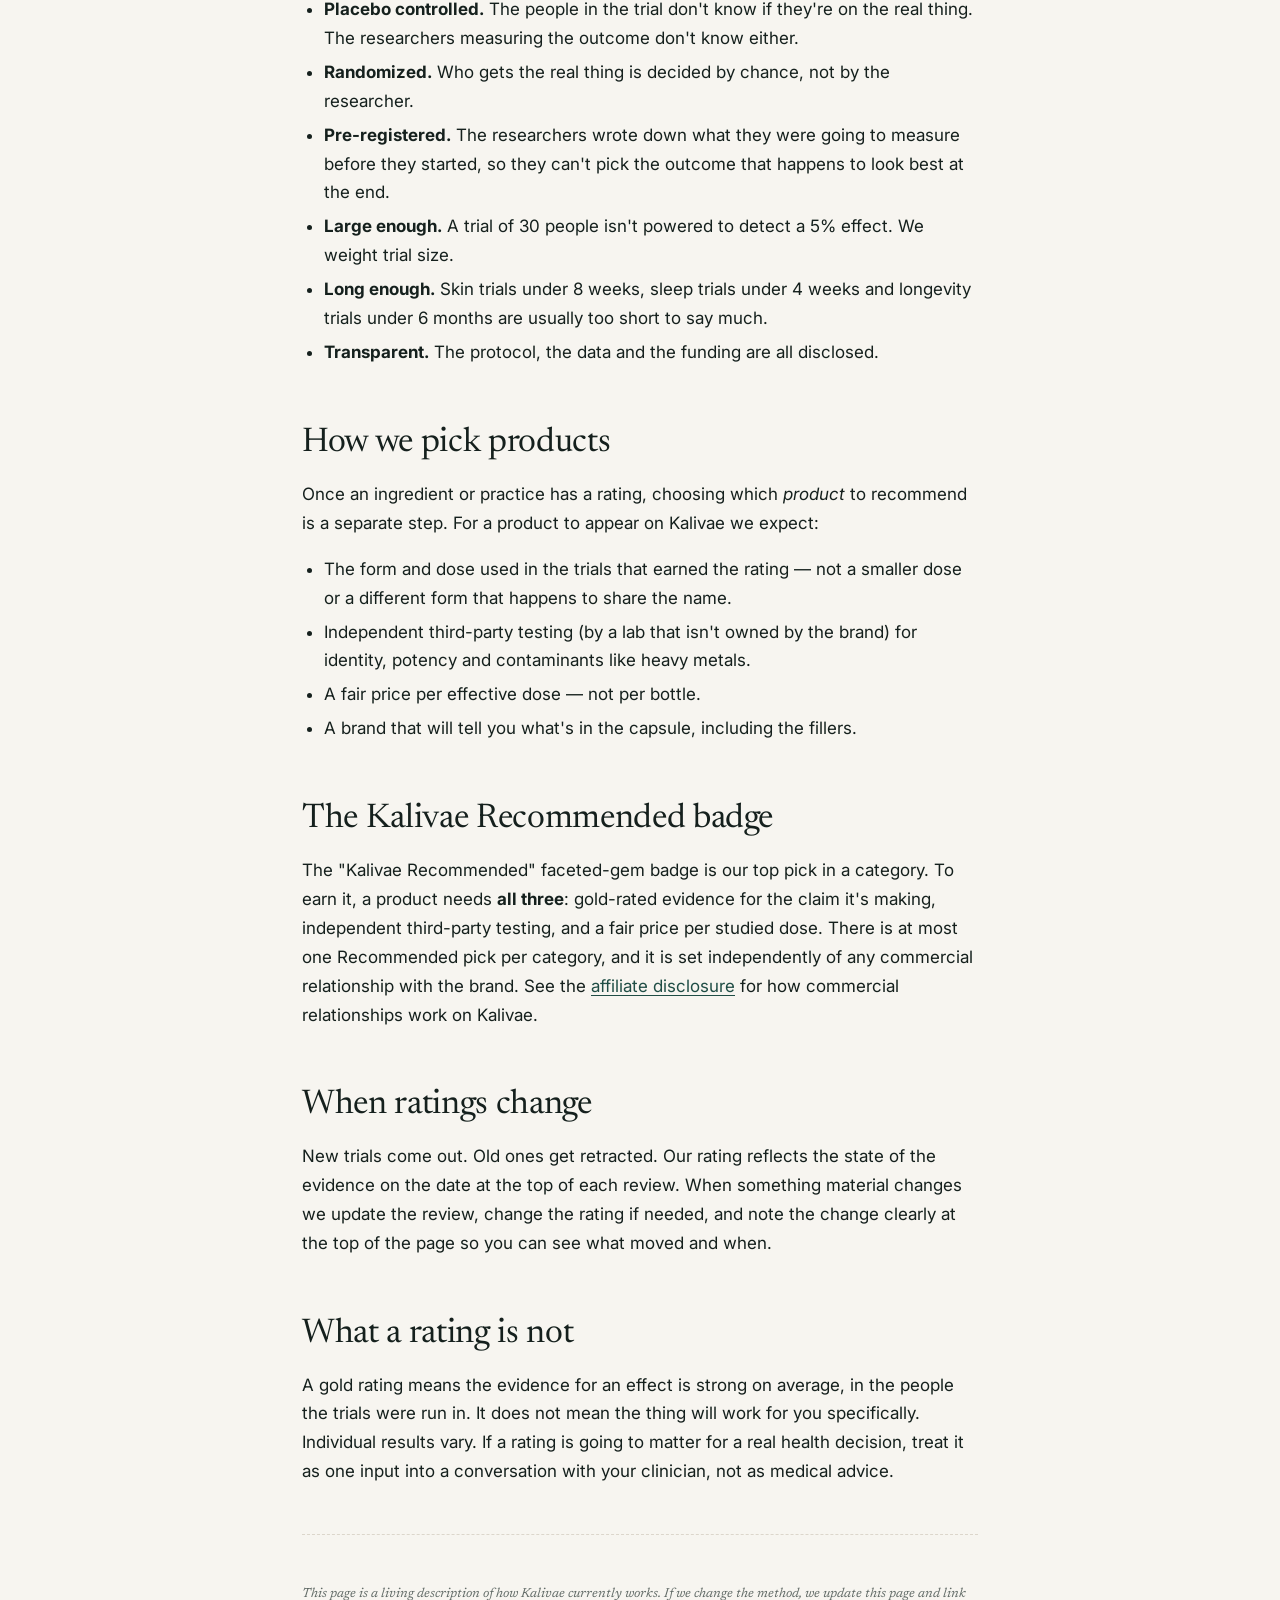
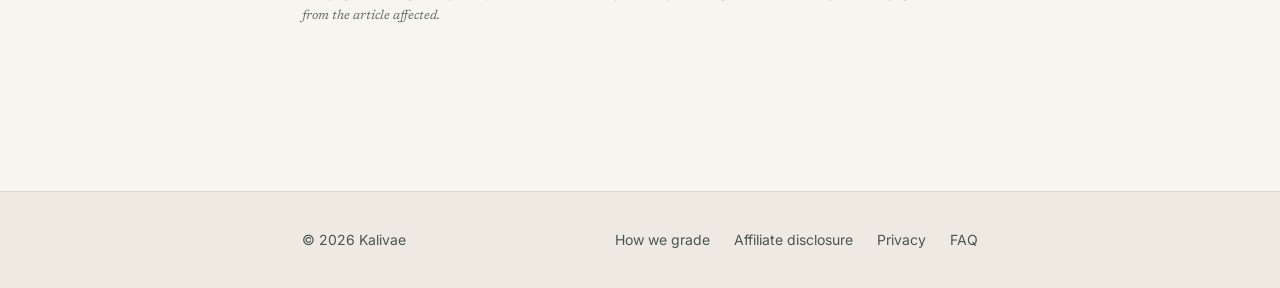
<file: methodology.html>
<!doctype html>
<html lang="en">
<head>
  <meta charset="utf-8">
  <meta name="viewport" content="width=device-width,initial-scale=1,viewport-fit=cover">
  <title>How we grade · Kalivae</title>
  <meta name="description" content="How the Kalivae gold, silver and bronze rating system works, what evidence counts toward each tier, and how we decide which products to recommend.">
  <meta name="theme-color" content="#F7F5F0">
  <link rel="canonical" href="https://www.kalivae.com/methodology.html">
  <link rel="preconnect" href="https://fonts.googleapis.com">
  <link rel="preconnect" href="https://fonts.gstatic.com" crossorigin>
  <link href="https://fonts.googleapis.com/css2?family=Inter:wght@400;500;600&family=Newsreader:ital,opsz,wght@0,6..72,300;0,6..72,400;1,6..72,300;1,6..72,400&display=swap" rel="stylesheet">
  <link rel="stylesheet" href="page.css">
  <style>
    .tiers { display: grid; gap: 20px; margin: 36px 0 48px; }
    @media (min-width: 720px) { .tiers { grid-template-columns: repeat(3, 1fr); } }
    .tier { background: var(--raised); border: 1px solid var(--line); border-radius: 18px; padding: 24px 22px; }
    .tier h3 { margin-top: 0; font-family: var(--serif); font-size: 22px; font-weight: 400; letter-spacing: -.01em; }
    .tier p { font-size: 15px; color: var(--muted); margin-bottom: 8px; }
    .tier .label { display: inline-block; font: 600 11px/1 var(--sans); letter-spacing: .18em; text-transform: uppercase; color: #15201D; padding: 8px 18px 9px; border-radius: 6px; margin-bottom: 14px; }
    .tier.gold .label { background: linear-gradient(100deg, #B8964F, #EDD9A3, #CDAE6A, #EDD9A3, #B8964F); }
    .tier.silver .label { background: linear-gradient(100deg, #A6ABAD, #ECEEEF, #C3C8CA, #ECEEEF, #A6ABAD); }
    .tier.bronze .label { background: linear-gradient(100deg, #B98A5E, #E8C49C, #C99766, #E8C49C, #B98A5E); }
  </style>
</head>
<body>
  <header class="top">
    <div class="wrap">
      <a class="logo" href="/" aria-label="Kalivae home">
        <svg viewBox="0 0 32 32" aria-hidden="true"><path class="mark-stem" d="M7 25L2.5 29.5"/><path class="mark-a" d="M6 26C5 14 13 4.5 29 3C29.5 18 20 27.5 6 26Z"/><path class="mark-b" d="M7.5 24.5L24 8M12 19.5L11 13.5M12 19.5L18 20.5M16.5 15L16 9.5M16.5 15L22 15.5M20.5 11L20.5 7.5M20.5 11L24.5 11"/></svg>
        <span>Kalivae</span>
      </a>
      <a class="back" href="/">← Back to Kalivae</a>
    </div>
  </header>

  <main>
    <div class="wrap">
      <span class="eyebrow">Methodology</span>
      <h1>How we grade <em>the evidence</em></h1>
      <p class="lede">Every supplement, ingredient and longevity habit on Kalivae gets one of three ratings — gold, silver or bronze — based on the strength of the human evidence behind it. This page explains exactly what we mean by each tier and how we decide.</p>
      <span class="updated">Last updated 5 November 2026</span>

      <div class="tiers">
        <div class="tier gold">
          <span class="label">Strong</span>
          <h3>Gold</h3>
          <p>Multiple well-designed human trials or meta-analyses agree on an effect. The effect size is clinically meaningful. Trials across more than one research group. Most people can expect a result.</p>
        </div>
        <div class="tier silver">
          <span class="label">Moderate</span>
          <h3>Silver</h3>
          <p>Some human data supports an effect, but the trials are small, short, or mixed in direction. Promising, not settled. Worth considering for the right person.</p>
        </div>
        <div class="tier bronze">
          <span class="label">Limited</span>
          <h3>Bronze</h3>
          <p>Mostly animal, lab or anecdotal evidence. Interesting mechanism, but not yet shown in people. Reasonable to try only after the stronger-evidence options are in place.</p>
        </div>
      </div>

      <h2>What counts as "human evidence"</h2>
      <p>We rate the evidence specifically for the outcome we're claiming — <em>skin hydration</em>, not "skin"; <em>strength in adults over 50</em>, not "muscle". That's why one ingredient can earn different grades for different outcomes on the same page.</p>
      <p>In order of weight:</p>
      <ol>
        <li><strong>Meta-analyses and systematic reviews</strong> of randomized controlled trials in people, where the included trials are reasonably consistent.</li>
        <li><strong>Individual randomized controlled trials</strong> in people, counted at face value when they are well-designed and large enough to detect the claimed effect.</li>
        <li><strong>Observational studies</strong> in people (cohort, case-control). These can move a bronze to silver but almost never earn gold on their own.</li>
        <li><strong>Animal and in-vitro studies.</strong> Interesting for mechanism; never enough on their own for more than bronze.</li>
      </ol>
      <p>When the field has an obvious conflict of interest — for example, trials funded by a brand selling the ingredient — we say so in the review and lean conservative on the grade.</p>

      <h2>What makes a good trial, in plain English</h2>
      <ul>
        <li><strong>Placebo controlled.</strong> The people in the trial don't know if they're on the real thing. The researchers measuring the outcome don't know either.</li>
        <li><strong>Randomized.</strong> Who gets the real thing is decided by chance, not by the researcher.</li>
        <li><strong>Pre-registered.</strong> The researchers wrote down what they were going to measure before they started, so they can't pick the outcome that happens to look best at the end.</li>
        <li><strong>Large enough.</strong> A trial of 30 people isn't powered to detect a 5% effect. We weight trial size.</li>
        <li><strong>Long enough.</strong> Skin trials under 8 weeks, sleep trials under 4 weeks and longevity trials under 6 months are usually too short to say much.</li>
        <li><strong>Transparent.</strong> The protocol, the data and the funding are all disclosed.</li>
      </ul>

      <h2>How we pick products</h2>
      <p>Once an ingredient or practice has a rating, choosing which <em>product</em> to recommend is a separate step. For a product to appear on Kalivae we expect:</p>
      <ul>
        <li>The form and dose used in the trials that earned the rating — not a smaller dose or a different form that happens to share the name.</li>
        <li>Independent third-party testing (by a lab that isn't owned by the brand) for identity, potency and contaminants like heavy metals.</li>
        <li>A fair price per effective dose — not per bottle.</li>
        <li>A brand that will tell you what's in the capsule, including the fillers.</li>
      </ul>

      <h2>The Kalivae Recommended badge</h2>
      <p>The "Kalivae Recommended" faceted-gem badge is our top pick in a category. To earn it, a product needs <strong>all three</strong>: gold-rated evidence for the claim it's making, independent third-party testing, and a fair price per studied dose. There is at most one Recommended pick per category, and it is set independently of any commercial relationship with the brand. See the <a href="affiliate-disclosure.html">affiliate disclosure</a> for how commercial relationships work on Kalivae.</p>

      <h2>When ratings change</h2>
      <p>New trials come out. Old ones get retracted. Our rating reflects the state of the evidence on the date at the top of each review. When something material changes we update the review, change the rating if needed, and note the change clearly at the top of the page so you can see what moved and when.</p>

      <h2>What a rating is not</h2>
      <p>A gold rating means the evidence for an effect is strong on average, in the people the trials were run in. It does not mean the thing will work for you specifically. Individual results vary. If a rating is going to matter for a real health decision, treat it as one input into a conversation with your clinician, not as medical advice.</p>

      <hr>
      <p class="updated">This page is a living description of how Kalivae currently works. If we change the method, we update this page and link from the article affected.</p>
    </div>
  </main>

  <footer class="foot">
    <div class="wrap">
      <span>© 2026 Kalivae</span>
      <div class="foot-links">
        <a href="methodology.html">How we grade</a>
        <a href="affiliate-disclosure.html">Affiliate disclosure</a>
        <a href="privacy.html">Privacy</a>
        <a href="/#faq">FAQ</a>
      </div>
    </div>
  </footer>
</body>
</html>
</file>
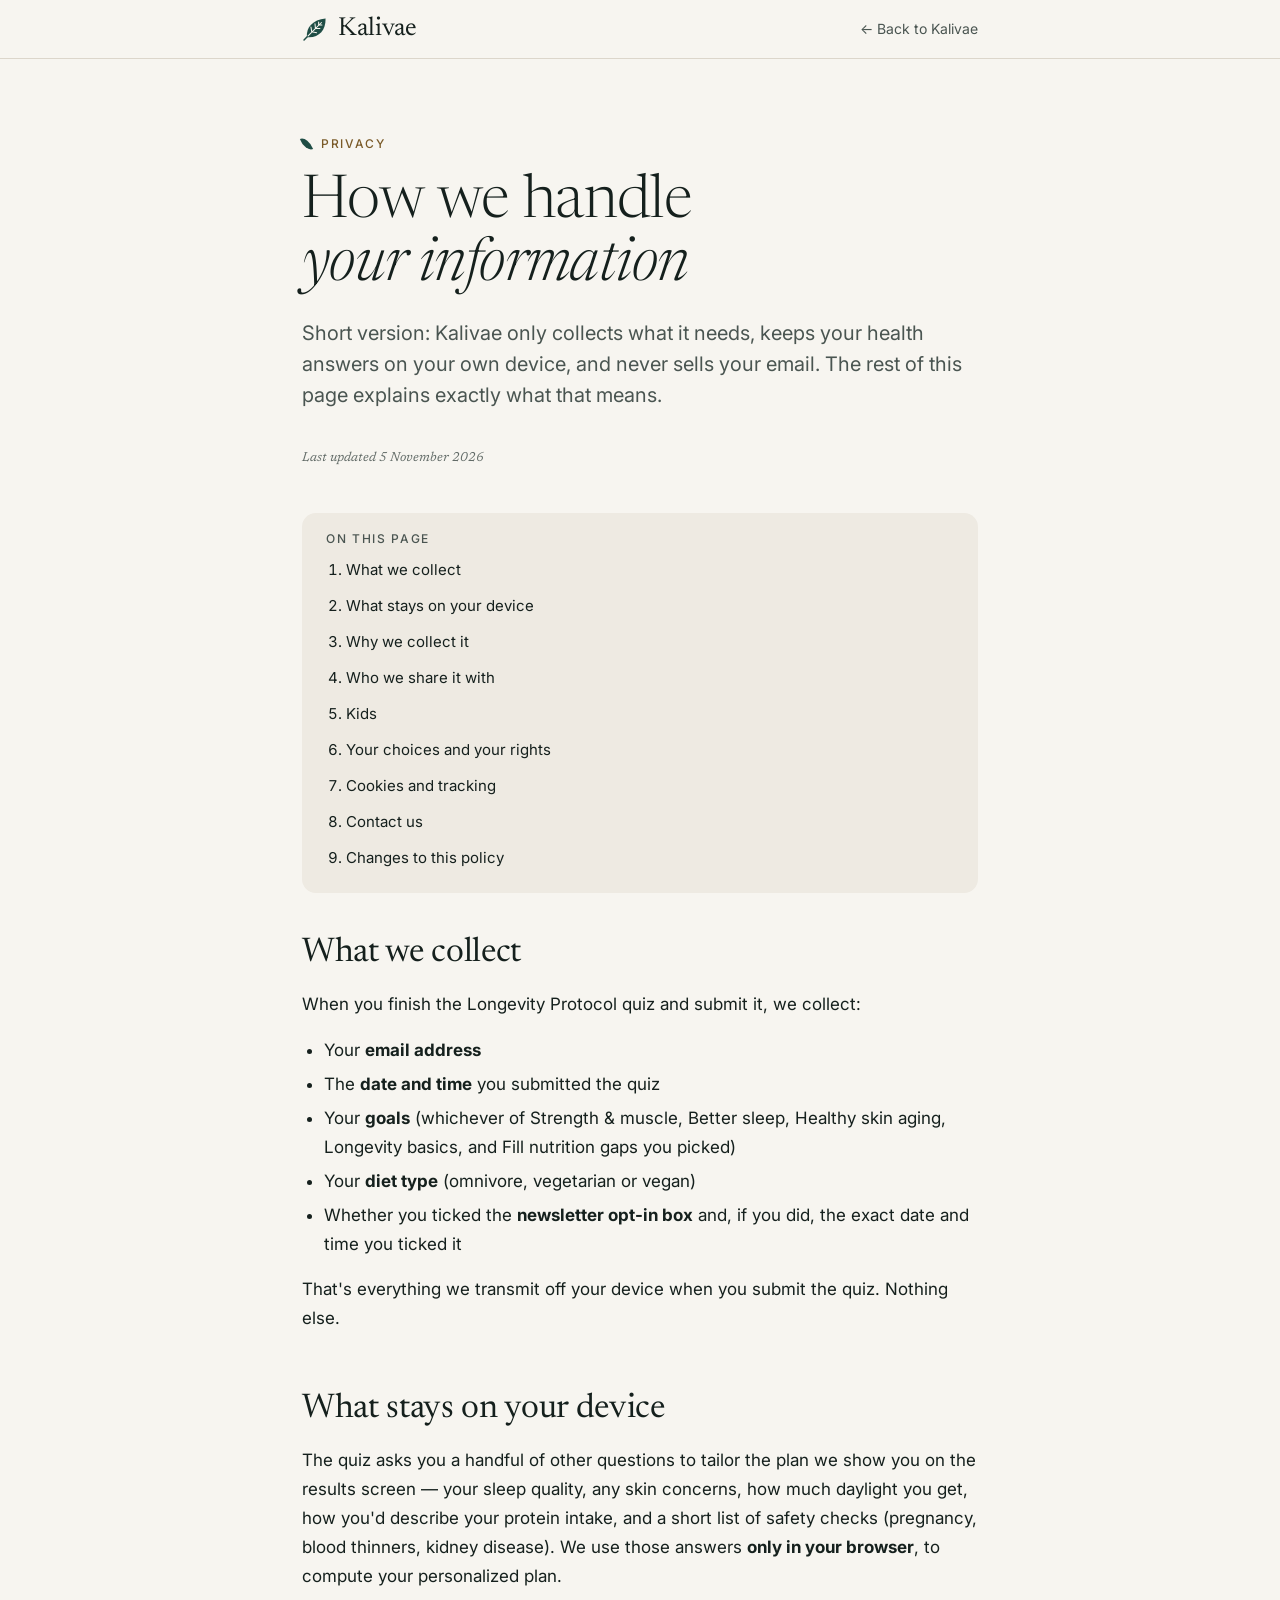
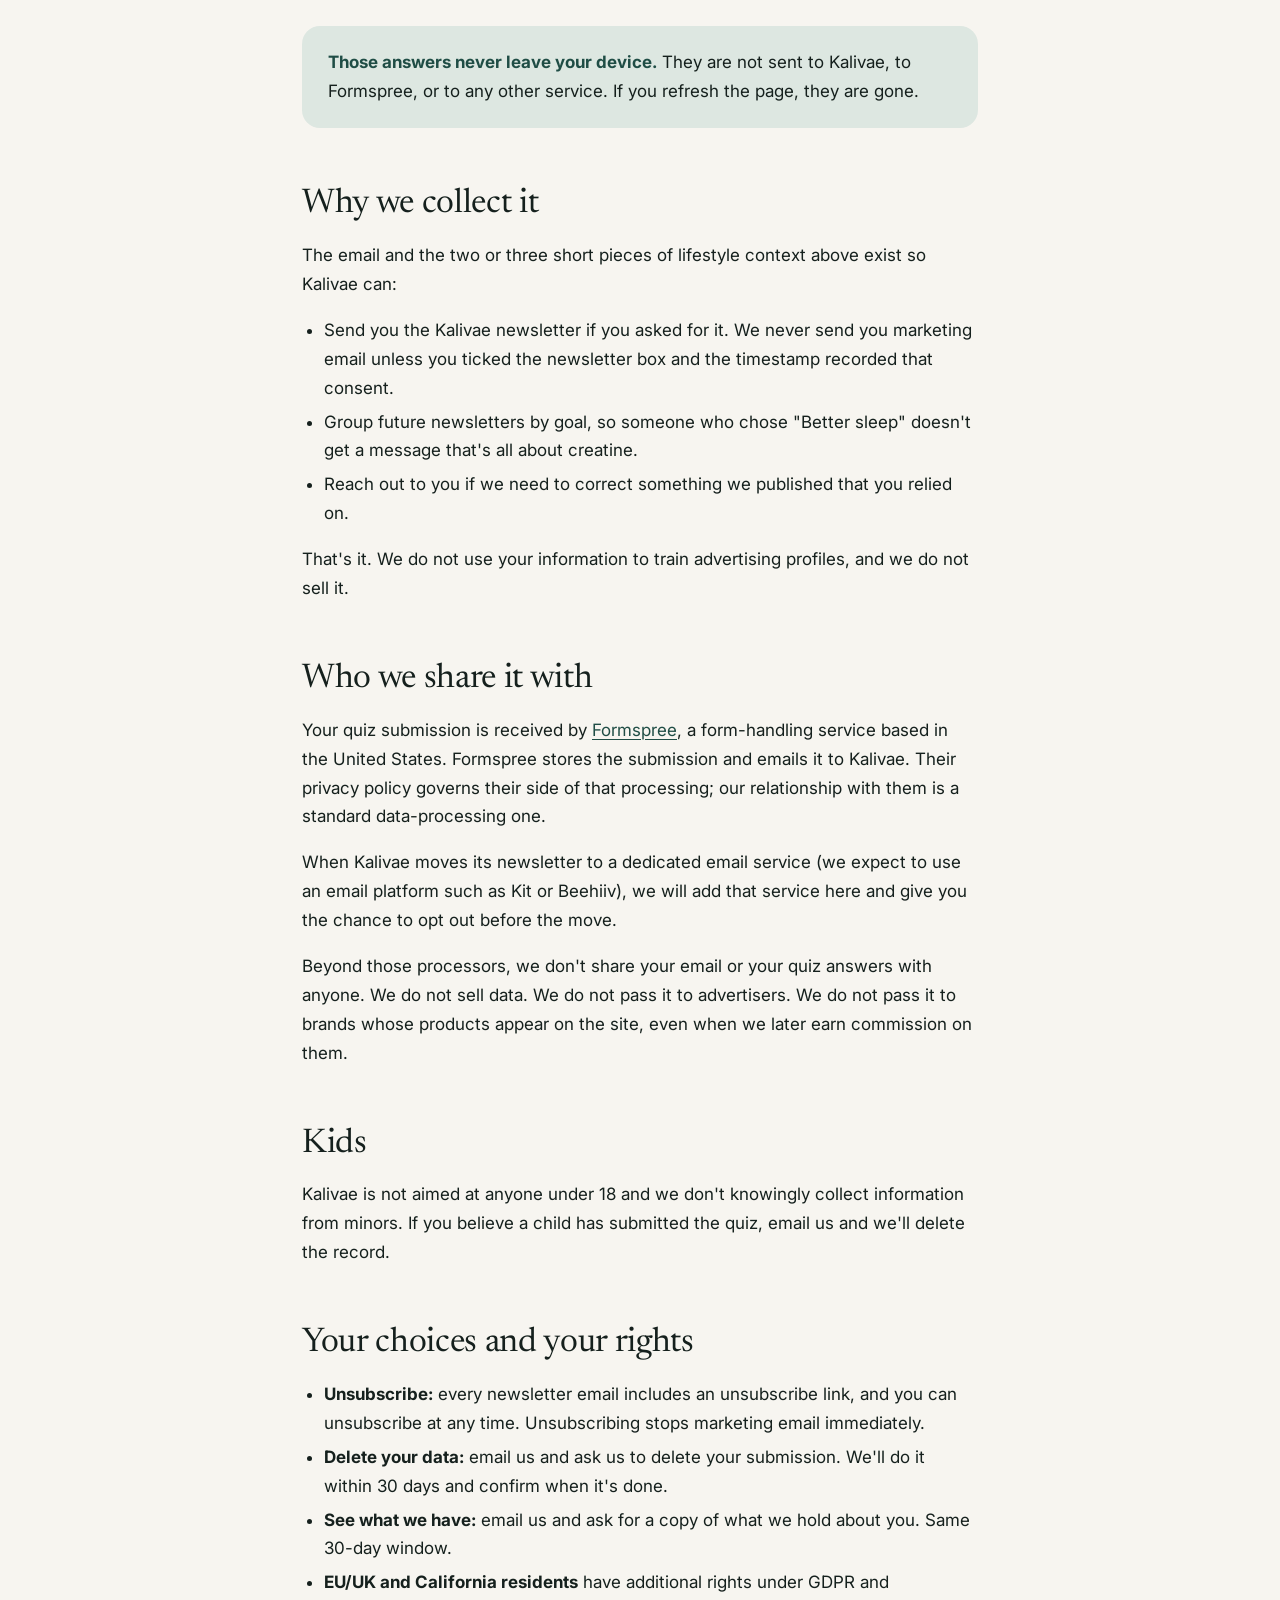
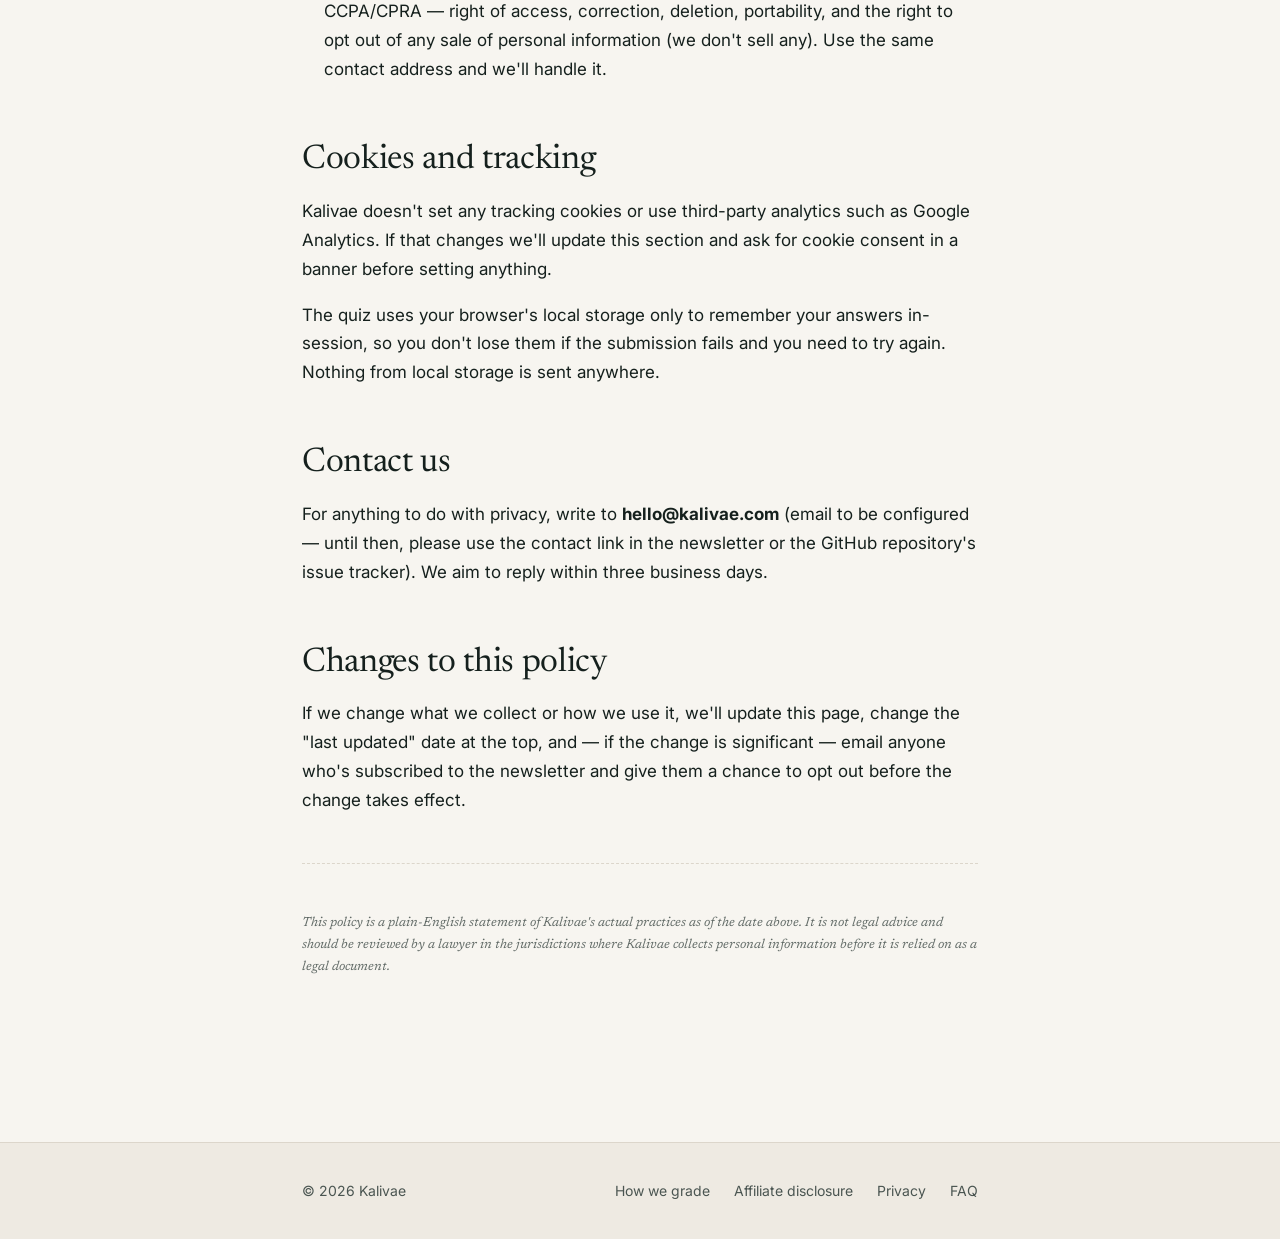
<file: privacy.html>
<!doctype html>
<html lang="en">
<head>
  <meta charset="utf-8">
  <meta name="viewport" content="width=device-width,initial-scale=1,viewport-fit=cover">
  <title>Privacy policy · Kalivae</title>
  <meta name="description" content="How Kalivae handles the information you share with us, including the quiz, the newsletter, and the data we deliberately leave on your device.">
  <meta name="theme-color" content="#F7F5F0">
  <link rel="canonical" href="https://www.kalivae.com/privacy.html">
  <link rel="preconnect" href="https://fonts.googleapis.com">
  <link rel="preconnect" href="https://fonts.gstatic.com" crossorigin>
  <link href="https://fonts.googleapis.com/css2?family=Inter:wght@400;500;600&family=Newsreader:ital,opsz,wght@0,6..72,300;0,6..72,400;1,6..72,300;1,6..72,400&display=swap" rel="stylesheet">
  <link rel="stylesheet" href="page.css">
</head>
<body>
  <header class="top">
    <div class="wrap">
      <a class="logo" href="/" aria-label="Kalivae home">
        <svg viewBox="0 0 32 32" aria-hidden="true"><path class="mark-stem" d="M7 25L2.5 29.5"/><path class="mark-a" d="M6 26C5 14 13 4.5 29 3C29.5 18 20 27.5 6 26Z"/><path class="mark-b" d="M7.5 24.5L24 8M12 19.5L11 13.5M12 19.5L18 20.5M16.5 15L16 9.5M16.5 15L22 15.5M20.5 11L20.5 7.5M20.5 11L24.5 11"/></svg>
        <span>Kalivae</span>
      </a>
      <a class="back" href="/">← Back to Kalivae</a>
    </div>
  </header>

  <main>
    <div class="wrap">
      <span class="eyebrow">Privacy</span>
      <h1>How we handle <em>your information</em></h1>
      <p class="lede">Short version: Kalivae only collects what it needs, keeps your health answers on your own device, and never sells your email. The rest of this page explains exactly what that means.</p>
      <span class="updated">Last updated 5 November 2026</span>

      <nav class="toc" aria-label="Contents">
        <h2>On this page</h2>
        <ol>
          <li><a href="#what">What we collect</a></li>
          <li><a href="#stays">What stays on your device</a></li>
          <li><a href="#why">Why we collect it</a></li>
          <li><a href="#who">Who we share it with</a></li>
          <li><a href="#kids">Kids</a></li>
          <li><a href="#rights">Your choices and your rights</a></li>
          <li><a href="#cookies">Cookies and tracking</a></li>
          <li><a href="#contact">Contact us</a></li>
          <li><a href="#changes">Changes to this policy</a></li>
        </ol>
      </nav>

      <h2 id="what">What we collect</h2>
      <p>When you finish the Longevity Protocol quiz and submit it, we collect:</p>
      <ul>
        <li>Your <strong>email address</strong></li>
        <li>The <strong>date and time</strong> you submitted the quiz</li>
        <li>Your <strong>goals</strong> (whichever of Strength &amp; muscle, Better sleep, Healthy skin aging, Longevity basics, and Fill nutrition gaps you picked)</li>
        <li>Your <strong>diet type</strong> (omnivore, vegetarian or vegan)</li>
        <li>Whether you ticked the <strong>newsletter opt-in box</strong> and, if you did, the exact date and time you ticked it</li>
      </ul>
      <p>That's everything we transmit off your device when you submit the quiz. Nothing else.</p>

      <h2 id="stays">What stays on your device</h2>
      <p>The quiz asks you a handful of other questions to tailor the plan we show you on the results screen — your sleep quality, any skin concerns, how much daylight you get, how you'd describe your protein intake, and a short list of safety checks (pregnancy, blood thinners, kidney disease). We use those answers <strong>only in your browser</strong>, to compute your personalized plan.</p>
      <div class="callout">
        <p><strong>Those answers never leave your device.</strong> They are not sent to Kalivae, to Formspree, or to any other service. If you refresh the page, they are gone.</p>
      </div>

      <h2 id="why">Why we collect it</h2>
      <p>The email and the two or three short pieces of lifestyle context above exist so Kalivae can:</p>
      <ul>
        <li>Send you the Kalivae newsletter if you asked for it. We never send you marketing email unless you ticked the newsletter box and the timestamp recorded that consent.</li>
        <li>Group future newsletters by goal, so someone who chose "Better sleep" doesn't get a message that's all about creatine.</li>
        <li>Reach out to you if we need to correct something we published that you relied on.</li>
      </ul>
      <p>That's it. We do not use your information to train advertising profiles, and we do not sell it.</p>

      <h2 id="who">Who we share it with</h2>
      <p>Your quiz submission is received by <a href="https://formspree.io" target="_blank" rel="noopener">Formspree</a>, a form-handling service based in the United States. Formspree stores the submission and emails it to Kalivae. Their privacy policy governs their side of that processing; our relationship with them is a standard data-processing one.</p>
      <p>When Kalivae moves its newsletter to a dedicated email service (we expect to use an email platform such as Kit or Beehiiv), we will add that service here and give you the chance to opt out before the move.</p>
      <p>Beyond those processors, we don't share your email or your quiz answers with anyone. We do not sell data. We do not pass it to advertisers. We do not pass it to brands whose products appear on the site, even when we later earn commission on them.</p>

      <h2 id="kids">Kids</h2>
      <p>Kalivae is not aimed at anyone under 18 and we don't knowingly collect information from minors. If you believe a child has submitted the quiz, email us and we'll delete the record.</p>

      <h2 id="rights">Your choices and your rights</h2>
      <ul>
        <li><strong>Unsubscribe:</strong> every newsletter email includes an unsubscribe link, and you can unsubscribe at any time. Unsubscribing stops marketing email immediately.</li>
        <li><strong>Delete your data:</strong> email us and ask us to delete your submission. We'll do it within 30 days and confirm when it's done.</li>
        <li><strong>See what we have:</strong> email us and ask for a copy of what we hold about you. Same 30-day window.</li>
        <li><strong>EU/UK and California residents</strong> have additional rights under GDPR and CCPA/CPRA — right of access, correction, deletion, portability, and the right to opt out of any sale of personal information (we don't sell any). Use the same contact address and we'll handle it.</li>
      </ul>

      <h2 id="cookies">Cookies and tracking</h2>
      <p>Kalivae doesn't set any tracking cookies or use third-party analytics such as Google Analytics. If that changes we'll update this section and ask for cookie consent in a banner before setting anything.</p>
      <p>The quiz uses your browser's local storage only to remember your answers in-session, so you don't lose them if the submission fails and you need to try again. Nothing from local storage is sent anywhere.</p>

      <h2 id="contact">Contact us</h2>
      <p>For anything to do with privacy, write to <strong>hello@kalivae.com</strong> (email to be configured — until then, please use the contact link in the newsletter or the GitHub repository's issue tracker). We aim to reply within three business days.</p>

      <h2 id="changes">Changes to this policy</h2>
      <p>If we change what we collect or how we use it, we'll update this page, change the "last updated" date at the top, and — if the change is significant — email anyone who's subscribed to the newsletter and give them a chance to opt out before the change takes effect.</p>

      <hr>
      <p class="updated">This policy is a plain-English statement of Kalivae's actual practices as of the date above. It is not legal advice and should be reviewed by a lawyer in the jurisdictions where Kalivae collects personal information before it is relied on as a legal document.</p>
    </div>
  </main>

  <footer class="foot">
    <div class="wrap">
      <span>© 2026 Kalivae</span>
      <div class="foot-links">
        <a href="methodology.html">How we grade</a>
        <a href="affiliate-disclosure.html">Affiliate disclosure</a>
        <a href="privacy.html">Privacy</a>
        <a href="/#faq">FAQ</a>
      </div>
    </div>
  </footer>
</body>
</html>
</file>
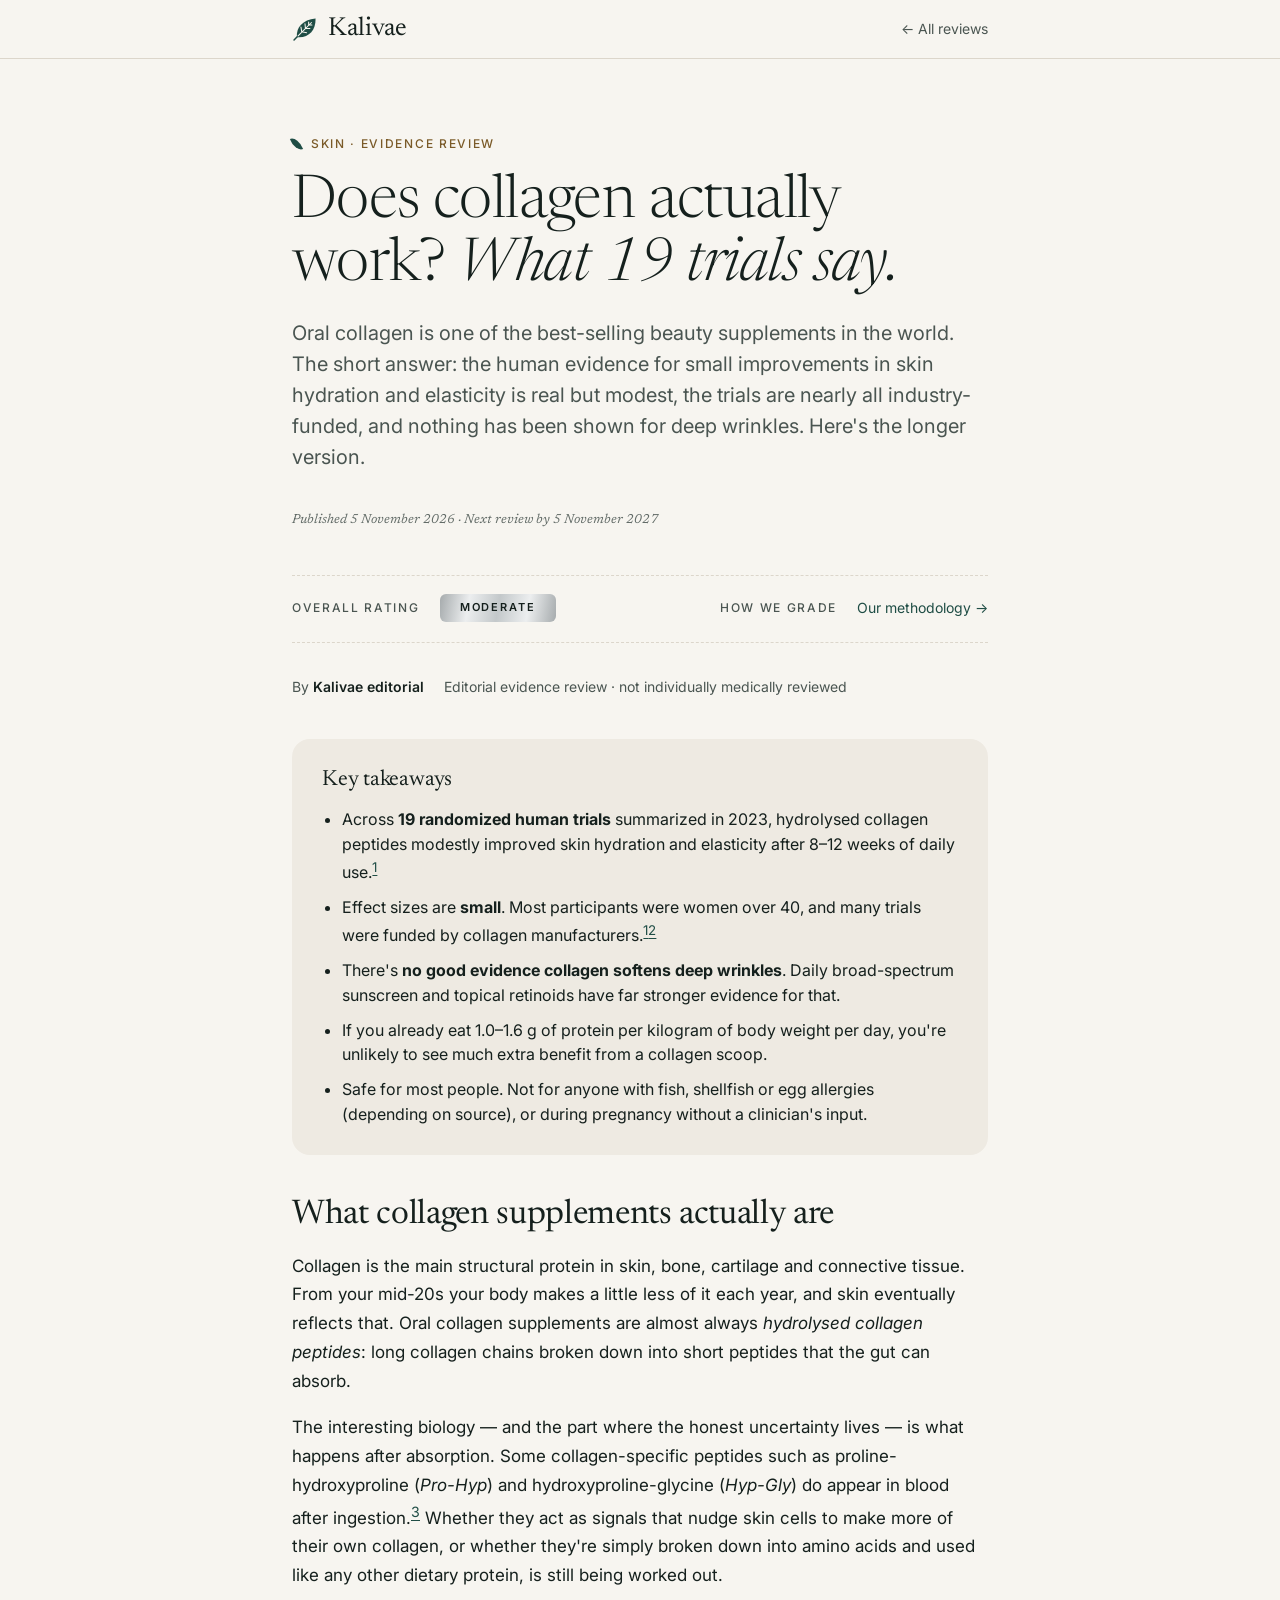
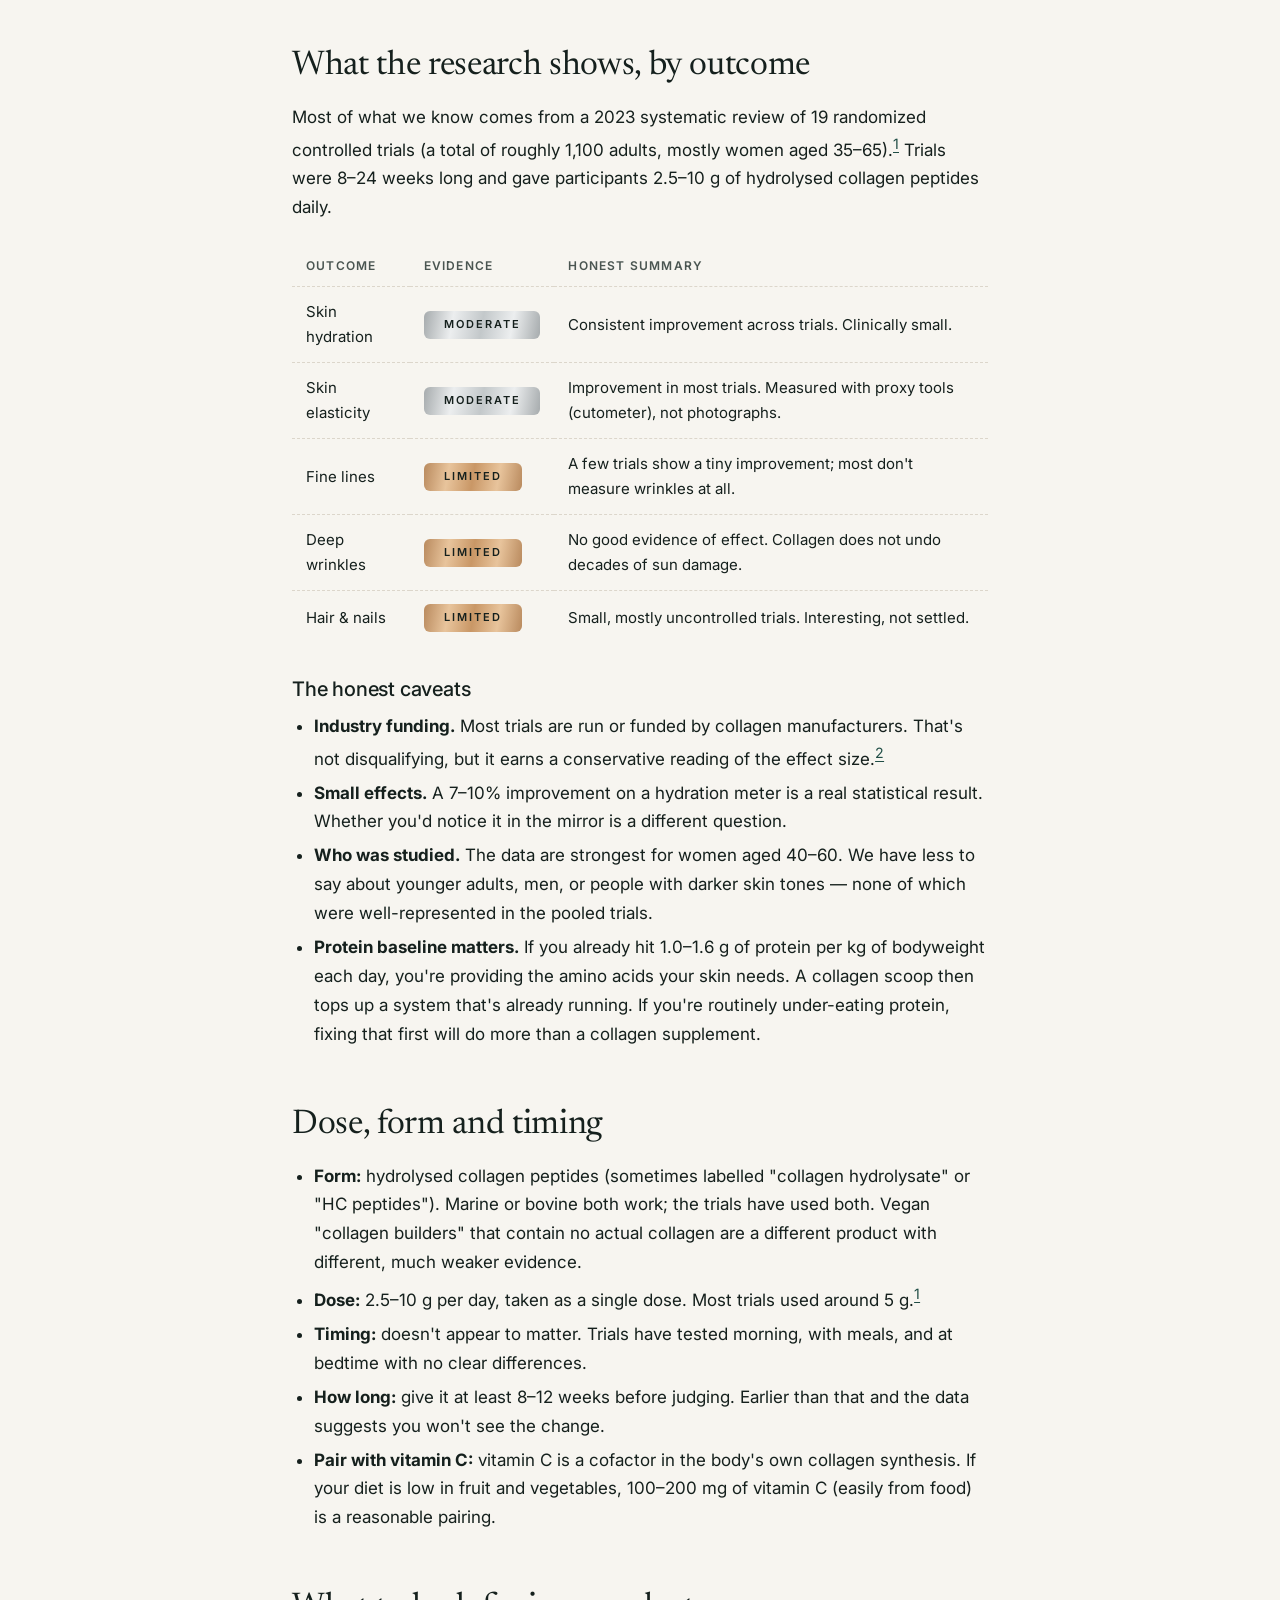
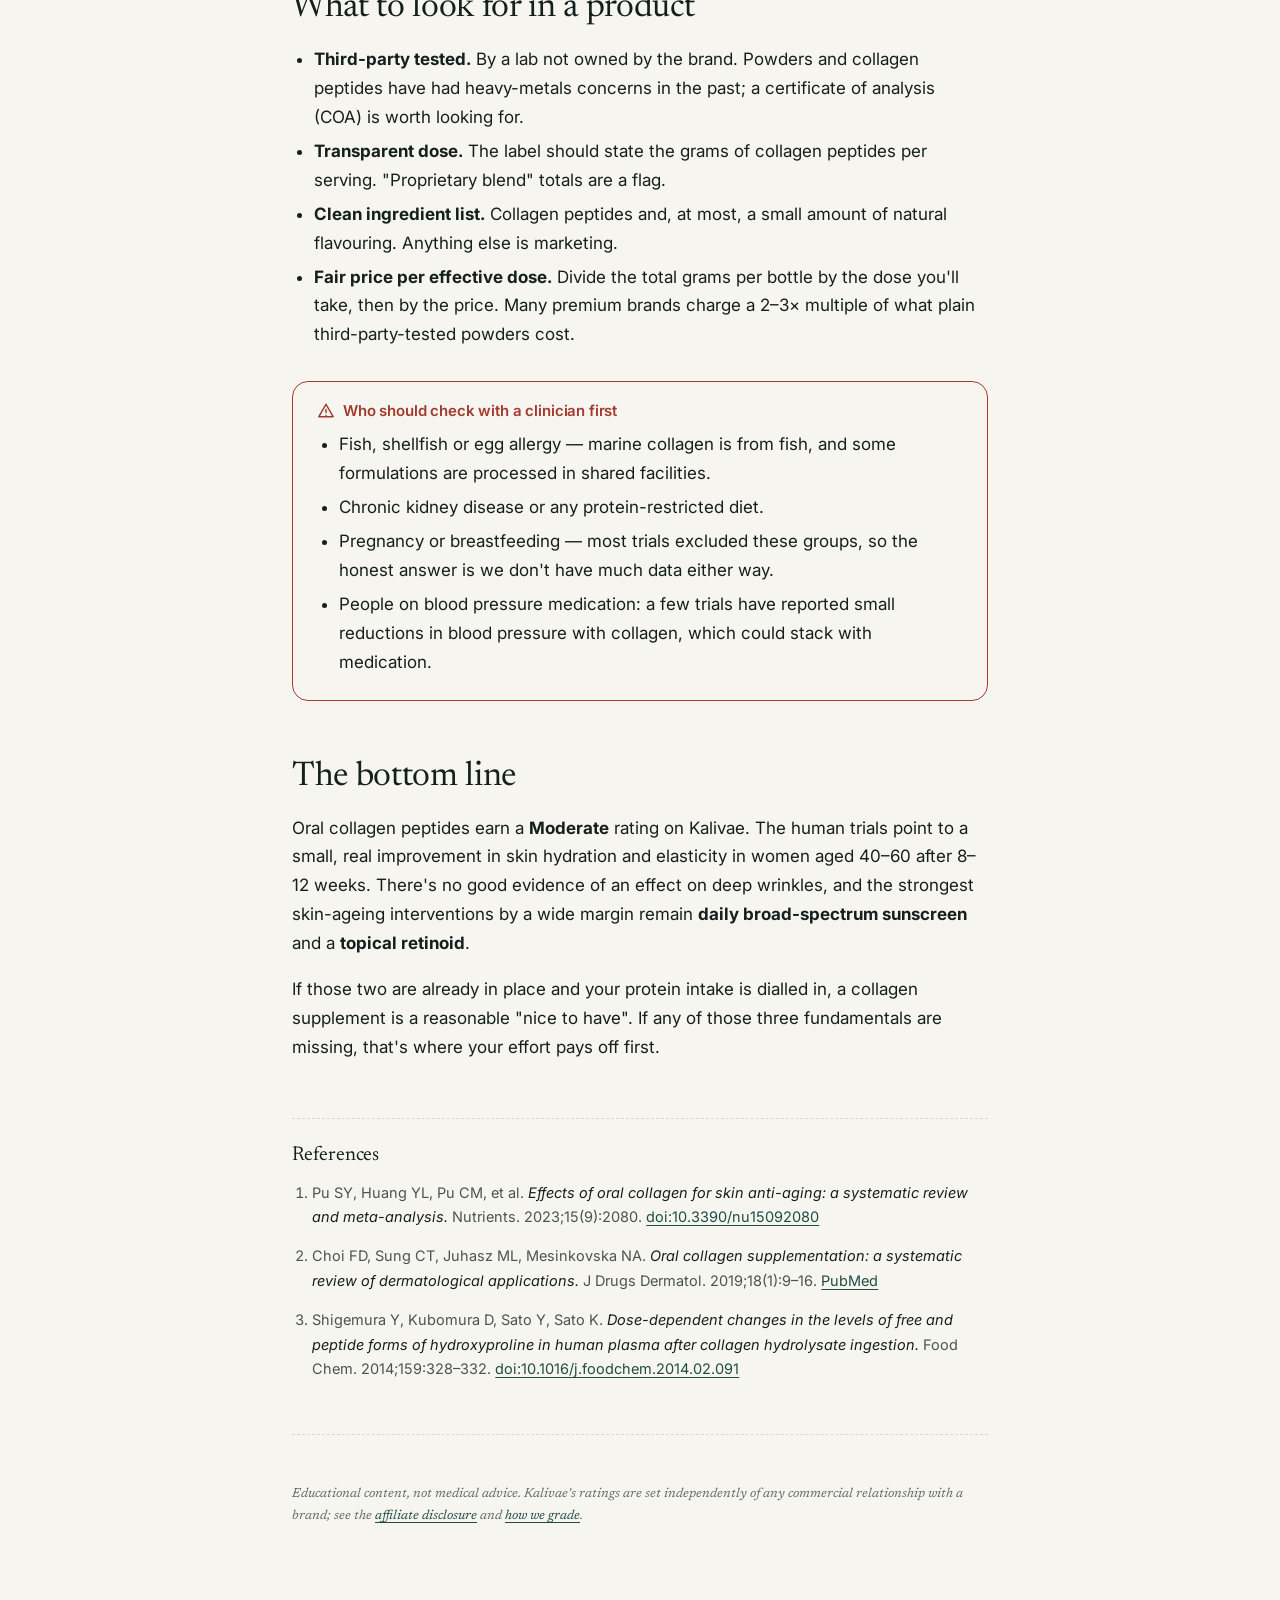
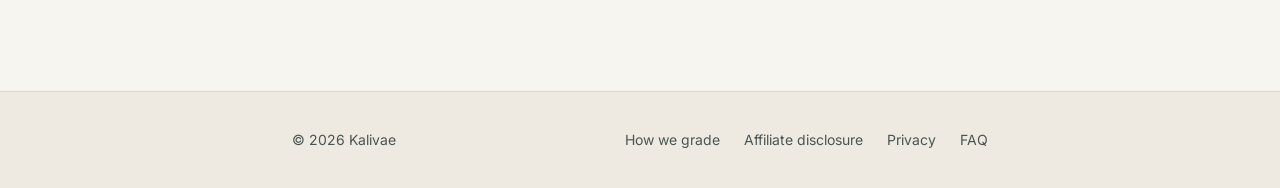
<file: reviews/collagen.html>
<!doctype html>
<html lang="en">
<head>
  <meta charset="utf-8">
  <meta name="viewport" content="width=device-width,initial-scale=1,viewport-fit=cover">
  <title>Does collagen actually work? What the studies say · Kalivae</title>
  <meta name="description" content="An evidence-graded Kalivae review of oral collagen for skin — the hydration and elasticity data, the honest caveats, the doses used in trials, and who should skip it.">
  <meta name="theme-color" content="#F7F5F0">
  <link rel="canonical" href="https://www.kalivae.com/reviews/collagen.html">
  <link rel="preconnect" href="https://fonts.googleapis.com">
  <link rel="preconnect" href="https://fonts.gstatic.com" crossorigin>
  <link href="https://fonts.googleapis.com/css2?family=Inter:wght@400;500;600&family=Newsreader:ital,opsz,wght@0,6..72,300;0,6..72,400;1,6..72,300;1,6..72,400&display=swap" rel="stylesheet">
  <link rel="stylesheet" href="../page.css">
  <link rel="stylesheet" href="reviews.css">
  <style>
    /* Collagen page keeps its multi-row 'takeaways' box and its reviewer avatar — not used elsewhere yet */
    .takeaways { background: var(--sunken); border-radius: 18px; padding: 28px 30px; margin: 40px 0; }
    .takeaways h2 { margin-top: 0; font-size: 22px; line-height: 1.2; margin-bottom: 14px; }
    .takeaways ul { margin: 0; padding-left: 1.2em; display: grid; gap: 10px; }
    .takeaways li { margin: 0; font-size: 16px; line-height: 1.55; }
    .reviewer { display: inline-flex; gap: 10px; align-items: center; }
    .reviewer .avatar { width: 32px; height: 32px; border-radius: 50%; background: var(--sage); color: var(--brand); display: grid; place-items: center; font: 600 12px/1 var(--sans); flex: none; }
  </style>
</head>
<body>
  <header class="top">
    <div class="wrap">
      <a class="logo" href="/" aria-label="Kalivae home">
        <svg viewBox="0 0 32 32" aria-hidden="true"><path class="mark-stem" d="M7 25L2.5 29.5"/><path class="mark-a" d="M6 26C5 14 13 4.5 29 3C29.5 18 20 27.5 6 26Z"/><path class="mark-b" d="M7.5 24.5L24 8M12 19.5L11 13.5M12 19.5L18 20.5M16.5 15L16 9.5M16.5 15L22 15.5M20.5 11L20.5 7.5M20.5 11L24.5 11"/></svg>
        <span>Kalivae</span>
      </a>
      <a class="back" href="/reviews/">← All reviews</a>
    </div>
  </header>

  <main>
    <div class="wrap">
      <span class="eyebrow">Skin · Evidence review</span>
      <h1>Does collagen actually work? <em>What 19 trials say.</em></h1>
      <p class="lede">Oral collagen is one of the best-selling beauty supplements in the world. The short answer: the human evidence for small improvements in skin hydration and elasticity is real but modest, the trials are nearly all industry-funded, and nothing has been shown for deep wrinkles. Here's the longer version.</p>
      <span class="updated">Published 5 November 2026 · Next review by 5 November 2027</span>

      <div class="rating-row">
        <span class="r-label">Overall rating</span>
        <span class="grade grade--moderate">Moderate</span>
        <span class="r-label" style="margin-left:auto">How we grade</span>
        <a href="../methodology.html" class="back" style="color:var(--brand)">Our methodology →</a>
      </div>

      <div class="meta-row">
        <span>By <strong>Kalivae editorial</strong></span>
        <span>Editorial evidence review · not individually medically reviewed</span>
      </div>

      <section class="takeaways" aria-labelledby="takeaways-h">
        <h2 id="takeaways-h">Key takeaways</h2>
        <ul>
          <li>Across <strong>19 randomized human trials</strong> summarized in 2023, hydrolysed collagen peptides modestly improved skin hydration and elasticity after 8–12 weeks of daily use.<sup><a href="#r1">1</a></sup></li>
          <li>Effect sizes are <strong>small</strong>. Most participants were women over 40, and many trials were funded by collagen manufacturers.<sup><a href="#r1">1</a></sup><sup><a href="#r2">2</a></sup></li>
          <li>There's <strong>no good evidence collagen softens deep wrinkles</strong>. Daily broad-spectrum sunscreen and topical retinoids have far stronger evidence for that.</li>
          <li>If you already eat 1.0–1.6 g of protein per kilogram of body weight per day, you're unlikely to see much extra benefit from a collagen scoop.</li>
          <li>Safe for most people. Not for anyone with fish, shellfish or egg allergies (depending on source), or during pregnancy without a clinician's input.</li>
        </ul>
      </section>

      <h2>What collagen supplements actually are</h2>
      <p>Collagen is the main structural protein in skin, bone, cartilage and connective tissue. From your mid-20s your body makes a little less of it each year, and skin eventually reflects that. Oral collagen supplements are almost always <em>hydrolysed collagen peptides</em>: long collagen chains broken down into short peptides that the gut can absorb.</p>
      <p>The interesting biology — and the part where the honest uncertainty lives — is what happens after absorption. Some collagen-specific peptides such as proline-hydroxyproline (<em>Pro-Hyp</em>) and hydroxyproline-glycine (<em>Hyp-Gly</em>) do appear in blood after ingestion.<sup><a href="#r3">3</a></sup> Whether they act as signals that nudge skin cells to make more of their own collagen, or whether they're simply broken down into amino acids and used like any other dietary protein, is still being worked out.</p>

      <h2>What the research shows, by outcome</h2>
      <p>Most of what we know comes from a 2023 systematic review of 19 randomized controlled trials (a total of roughly 1,100 adults, mostly women aged 35–65).<sup><a href="#r1">1</a></sup> Trials were 8–24 weeks long and gave participants 2.5–10 g of hydrolysed collagen peptides daily.</p>

      <table class="outcomes">
        <caption class="sr-only">Summary of collagen evidence by outcome</caption>
        <thead>
          <tr><th scope="col">Outcome</th><th scope="col">Evidence</th><th scope="col">Honest summary</th></tr>
        </thead>
        <tbody>
          <tr><td>Skin hydration</td><td><span class="grade grade--moderate">Moderate</span></td><td>Consistent improvement across trials. Clinically small.</td></tr>
          <tr><td>Skin elasticity</td><td><span class="grade grade--moderate">Moderate</span></td><td>Improvement in most trials. Measured with proxy tools (cutometer), not photographs.</td></tr>
          <tr><td>Fine lines</td><td><span class="grade grade--limited">Limited</span></td><td>A few trials show a tiny improvement; most don't measure wrinkles at all.</td></tr>
          <tr><td>Deep wrinkles</td><td><span class="grade grade--limited">Limited</span></td><td>No good evidence of effect. Collagen does not undo decades of sun damage.</td></tr>
          <tr><td>Hair &amp; nails</td><td><span class="grade grade--limited">Limited</span></td><td>Small, mostly uncontrolled trials. Interesting, not settled.</td></tr>
        </tbody>
      </table>

      <h3>The honest caveats</h3>
      <ul>
        <li><strong>Industry funding.</strong> Most trials are run or funded by collagen manufacturers. That's not disqualifying, but it earns a conservative reading of the effect size.<sup><a href="#r2">2</a></sup></li>
        <li><strong>Small effects.</strong> A 7–10% improvement on a hydration meter is a real statistical result. Whether you'd notice it in the mirror is a different question.</li>
        <li><strong>Who was studied.</strong> The data are strongest for women aged 40–60. We have less to say about younger adults, men, or people with darker skin tones — none of which were well-represented in the pooled trials.</li>
        <li><strong>Protein baseline matters.</strong> If you already hit 1.0–1.6 g of protein per kg of bodyweight each day, you're providing the amino acids your skin needs. A collagen scoop then tops up a system that's already running. If you're routinely under-eating protein, fixing that first will do more than a collagen supplement.</li>
      </ul>

      <h2>Dose, form and timing</h2>
      <ul>
        <li><strong>Form:</strong> hydrolysed collagen peptides (sometimes labelled "collagen hydrolysate" or "HC peptides"). Marine or bovine both work; the trials have used both. Vegan "collagen builders" that contain no actual collagen are a different product with different, much weaker evidence.</li>
        <li><strong>Dose:</strong> 2.5–10 g per day, taken as a single dose. Most trials used around 5 g.<sup><a href="#r1">1</a></sup></li>
        <li><strong>Timing:</strong> doesn't appear to matter. Trials have tested morning, with meals, and at bedtime with no clear differences.</li>
        <li><strong>How long:</strong> give it at least 8–12 weeks before judging. Earlier than that and the data suggests you won't see the change.</li>
        <li><strong>Pair with vitamin C:</strong> vitamin C is a cofactor in the body's own collagen synthesis. If your diet is low in fruit and vegetables, 100–200 mg of vitamin C (easily from food) is a reasonable pairing.</li>
      </ul>

      <h2>What to look for in a product</h2>
      <ul>
        <li><strong>Third-party tested.</strong> By a lab not owned by the brand. Powders and collagen peptides have had heavy-metals concerns in the past; a certificate of analysis (COA) is worth looking for.</li>
        <li><strong>Transparent dose.</strong> The label should state the grams of collagen peptides per serving. "Proprietary blend" totals are a flag.</li>
        <li><strong>Clean ingredient list.</strong> Collagen peptides and, at most, a small amount of natural flavouring. Anything else is marketing.</li>
        <li><strong>Fair price per effective dose.</strong> Divide the total grams per bottle by the dose you'll take, then by the price. Many premium brands charge a 2–3× multiple of what plain third-party-tested powders cost.</li>
      </ul>

      <aside class="safety" aria-labelledby="safety-h">
        <h3 id="safety-h"><svg viewBox="0 0 24 24" width="18" height="18" fill="none" stroke="currentColor" stroke-width="2" stroke-linecap="round" stroke-linejoin="round" aria-hidden="true"><path d="M12 3l9.5 16.5h-19z"/><path d="M12 10v4M12 17.5v.01"/></svg>Who should check with a clinician first</h3>
        <ul>
          <li>Fish, shellfish or egg allergy — marine collagen is from fish, and some formulations are processed in shared facilities.</li>
          <li>Chronic kidney disease or any protein-restricted diet.</li>
          <li>Pregnancy or breastfeeding — most trials excluded these groups, so the honest answer is we don't have much data either way.</li>
          <li>People on blood pressure medication: a few trials have reported small reductions in blood pressure with collagen, which could stack with medication.</li>
        </ul>
      </aside>

      <h2>The bottom line</h2>
      <p>Oral collagen peptides earn a <strong>Moderate</strong> rating on Kalivae. The human trials point to a small, real improvement in skin hydration and elasticity in women aged 40–60 after 8–12 weeks. There's no good evidence of an effect on deep wrinkles, and the strongest skin-ageing interventions by a wide margin remain <strong>daily broad-spectrum sunscreen</strong> and a <strong>topical retinoid</strong>.</p>
      <p>If those two are already in place and your protein intake is dialled in, a collagen supplement is a reasonable "nice to have". If any of those three fundamentals are missing, that's where your effort pays off first.</p>

      <section class="refs" aria-labelledby="refs-h">
        <h2 id="refs-h">References</h2>
        <ol>
          <li id="r1">Pu SY, Huang YL, Pu CM, et al. <em>Effects of oral collagen for skin anti-aging: a systematic review and meta-analysis.</em> Nutrients. 2023;15(9):2080. <a href="https://doi.org/10.3390/nu15092080" target="_blank" rel="noopener">doi:10.3390/nu15092080</a></li>
          <li id="r2">Choi FD, Sung CT, Juhasz ML, Mesinkovska NA. <em>Oral collagen supplementation: a systematic review of dermatological applications.</em> J Drugs Dermatol. 2019;18(1):9–16. <a href="https://pubmed.ncbi.nlm.nih.gov/30681787/" target="_blank" rel="noopener">PubMed</a></li>
          <li id="r3">Shigemura Y, Kubomura D, Sato Y, Sato K. <em>Dose-dependent changes in the levels of free and peptide forms of hydroxyproline in human plasma after collagen hydrolysate ingestion.</em> Food Chem. 2014;159:328–332. <a href="https://doi.org/10.1016/j.foodchem.2014.02.091" target="_blank" rel="noopener">doi:10.1016/j.foodchem.2014.02.091</a></li>
        </ol>
      </section>

      <hr>
      <p class="updated">Educational content, not medical advice. Kalivae's ratings are set independently of any commercial relationship with a brand; see the <a href="../affiliate-disclosure.html">affiliate disclosure</a> and <a href="../methodology.html">how we grade</a>.</p>
    </div>
  </main>

  <footer class="foot">
    <div class="wrap">
      <span>© 2026 Kalivae</span>
      <div class="foot-links">
        <a href="../methodology.html">How we grade</a>
        <a href="../affiliate-disclosure.html">Affiliate disclosure</a>
        <a href="../privacy.html">Privacy</a>
        <a href="/#faq">FAQ</a>
      </div>
    </div>
  </footer>
</body>
</html>
</file>
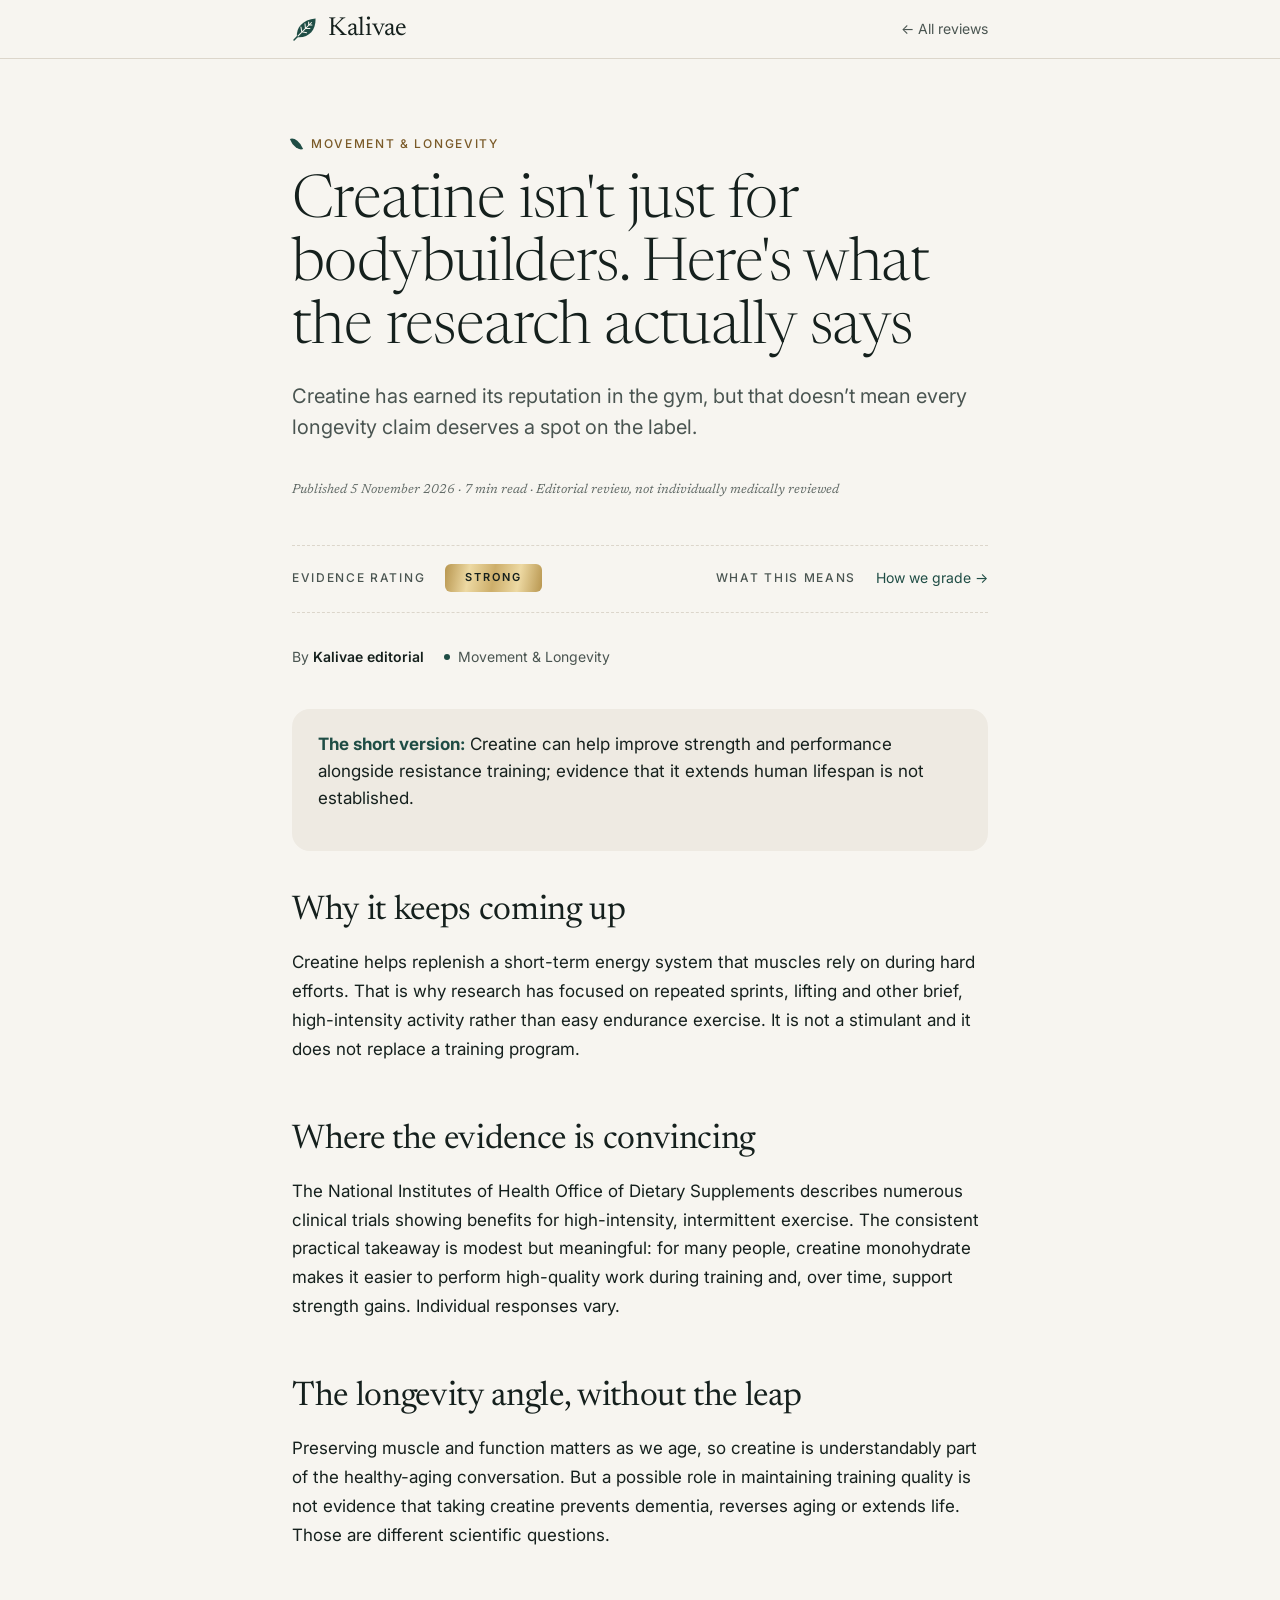
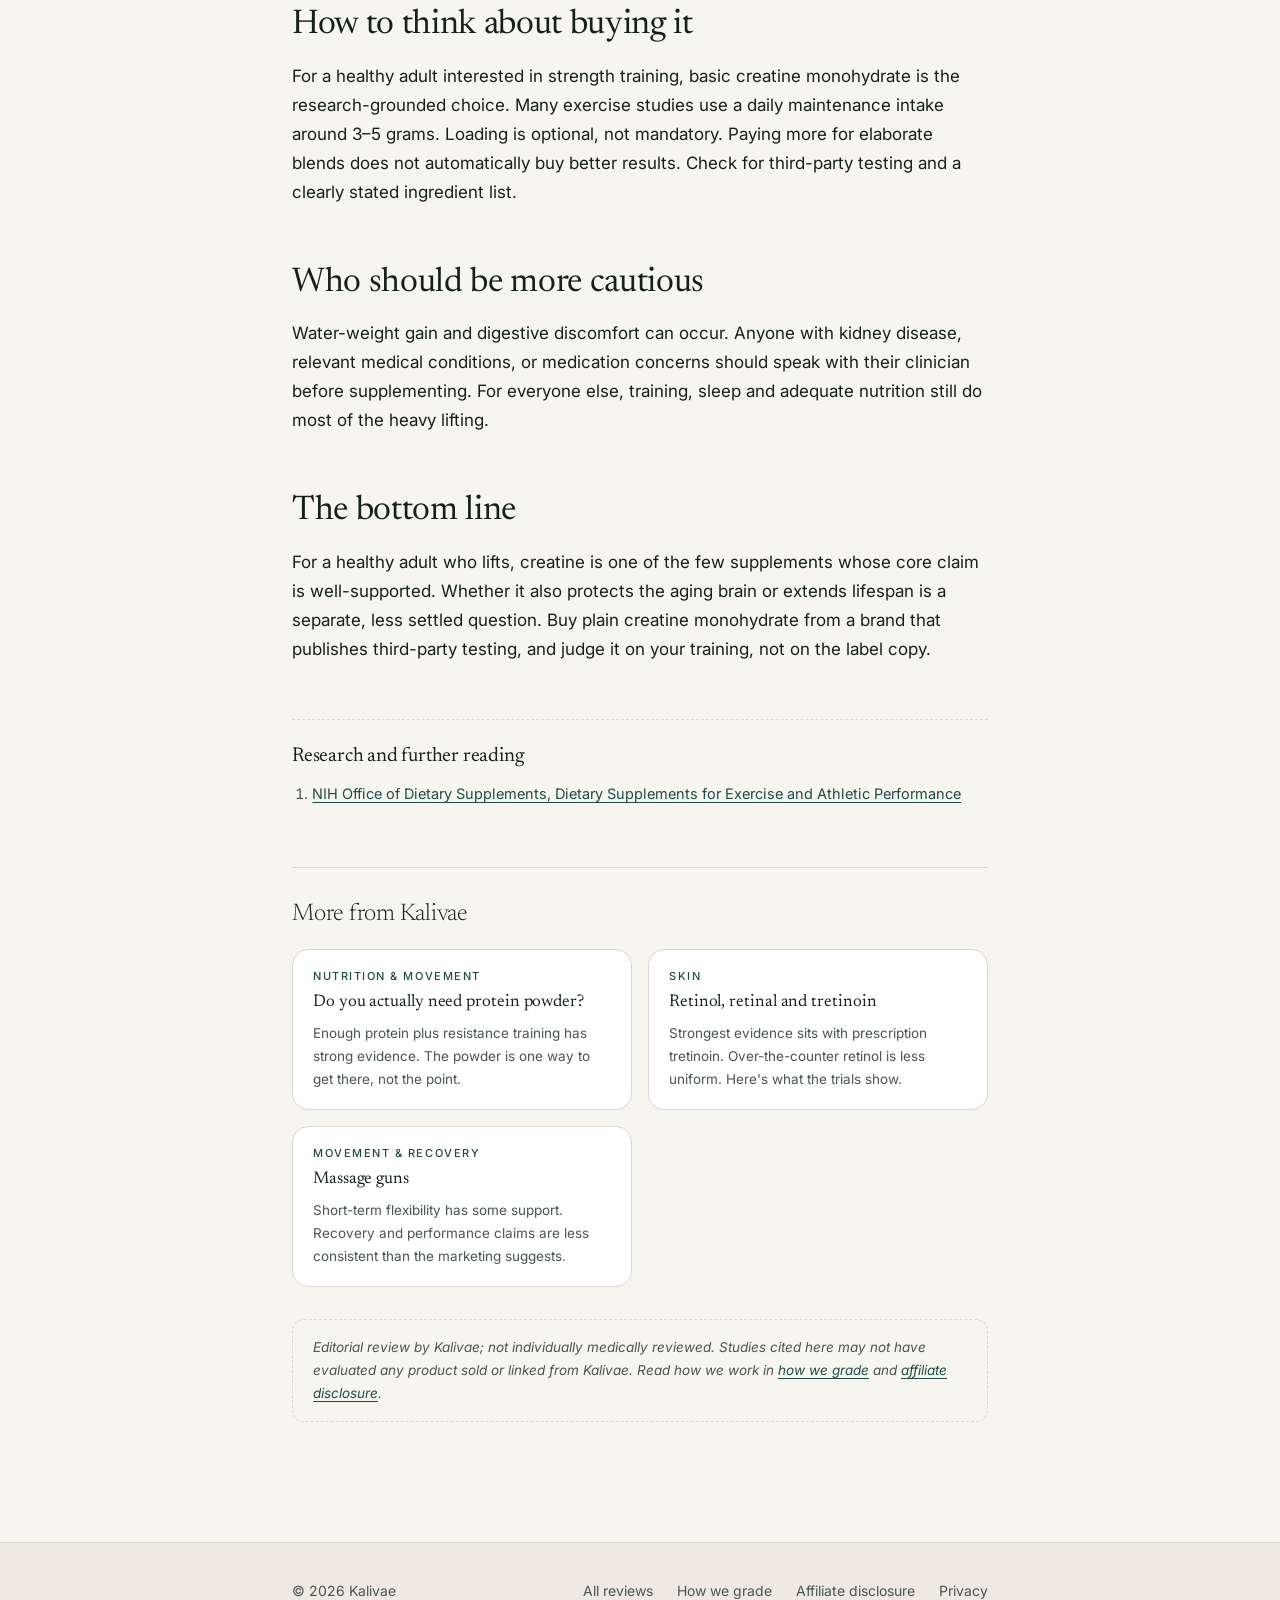
<file: reviews/creatine.html>
<!doctype html>
<html lang="en">
<head>
  <meta charset="utf-8">
  <meta name="viewport" content="width=device-width,initial-scale=1,viewport-fit=cover">
  <title>Creatine isn&#x27;t just for bodybuilders. Here&#x27;s what the research actually says · Kalivae</title>
  <meta name="description" content="Creatine has earned its reputation in the gym. Lifespan claims are a different story, and a less settled one.">
  <meta name="theme-color" content="#F7F5F0">
  <link rel="canonical" href="https://www.kalivae.com/reviews/creatine.html">
  <meta property="og:type" content="article">
  <meta property="og:title" content="Creatine isn&#x27;t just for bodybuilders. Here&#x27;s what the research actually says">
  <meta property="og:description" content="Creatine has earned its reputation in the gym. Lifespan claims are a different story, and a less settled one.">
  <meta property="og:url" content="https://www.kalivae.com/reviews/creatine.html">
  <meta property="og:site_name" content="Kalivae">
  <meta property="article:published_time" content="2026-11-05">
  <meta property="article:section" content="Movement &amp; Longevity">
  <meta name="twitter:card" content="summary_large_image">
  <meta name="twitter:title" content="Creatine isn&#x27;t just for bodybuilders. Here&#x27;s what the research actually says">
  <meta name="twitter:description" content="Creatine has earned its reputation in the gym. Lifespan claims are a different story, and a less settled one.">
  <script type="application/ld+json">
  {
    "@context": "https://schema.org",
    "@type": "Article",
    "headline": "Creatine isn't just for bodybuilders. Here's what the research actually says",
    "description": "Creatine has earned its reputation in the gym. Lifespan claims are a different story, and a less settled one.",
    "author": { "@type": "Organization", "name": "Kalivae Editorial" },
    "publisher": { "@type": "Organization", "name": "Kalivae" },
    "datePublished": "2026-11-05",
    "mainEntityOfPage": "https://www.kalivae.com/reviews/creatine.html"
  }
  </script>
  <link rel="preconnect" href="https://fonts.googleapis.com">
  <link rel="preconnect" href="https://fonts.gstatic.com" crossorigin>
  <link href="https://fonts.googleapis.com/css2?family=Inter:wght@400;500;600&family=Newsreader:ital,opsz,wght@0,6..72,300;0,6..72,400;1,6..72,300;1,6..72,400&display=swap" rel="stylesheet">
  <link rel="stylesheet" href="../page.css">
  <link rel="stylesheet" href="reviews.css">
</head>
<body>
  <header class="top">
    <div class="wrap">
      <a class="logo" href="/" aria-label="Kalivae home">
        <svg viewBox="0 0 32 32" aria-hidden="true"><path class="mark-stem" d="M7 25L2.5 29.5"/><path class="mark-a" d="M6 26C5 14 13 4.5 29 3C29.5 18 20 27.5 6 26Z"/><path class="mark-b" d="M7.5 24.5L24 8M12 19.5L11 13.5M12 19.5L18 20.5M16.5 15L16 9.5M16.5 15L22 15.5M20.5 11L20.5 7.5M20.5 11L24.5 11"/></svg>
        <span>Kalivae</span>
      </a>
      <a class="back" href="/reviews/">← All reviews</a>
    </div>
  </header>

  <main>
    <div class="wrap">
      <span class="eyebrow">Movement &amp; Longevity</span>
      <h1>Creatine isn't just for bodybuilders. Here's what the research actually says</h1>
      <p class="lede">Creatine has earned its reputation in the gym, but that doesn&rsquo;t mean every longevity claim deserves a spot on the label.</p>
      <span class="updated">Published 5 November 2026 · 7 min read · Editorial review, not individually medically reviewed</span>

      <div class="rating-row">
        <span class="r-label">Evidence rating</span>
        <span class="grade grade--strong">Strong</span>
        <span class="r-label" style="margin-left:auto">What this means</span>
        <a href="../methodology.html" class="back" style="color:var(--brand)">How we grade →</a>
      </div>

      <div class="meta-row">
        <span>By <strong>Kalivae editorial</strong></span>
        <span class="article-tag">Movement &amp; Longevity</span>
      </div>

      <section class="takeaway" aria-label="The short version">
        <p><strong>The short version:</strong> Creatine can help improve strength and performance alongside resistance training; evidence that it extends human lifespan is not established.</p>
      </section>

      <h2 id="why-it-keeps-coming-up">Why it keeps coming up</h2>
<p>Creatine helps replenish a short-term energy system that muscles rely on during hard efforts. That is why research has focused on repeated sprints, lifting and other brief, high-intensity activity rather than easy endurance exercise. It is not a stimulant and it does not replace a training program.</p>
<h2 id="where-the-evidence-is-convincing">Where the evidence is convincing</h2>
<p>The National Institutes of Health Office of Dietary Supplements describes numerous clinical trials showing benefits for high-intensity, intermittent exercise. The consistent practical takeaway is modest but meaningful: for many people, creatine monohydrate makes it easier to perform high-quality work during training and, over time, support strength gains. Individual responses vary.</p>
<h2 id="the-longevity-angle-without-the-leap">The longevity angle, without the leap</h2>
<p>Preserving muscle and function matters as we age, so creatine is understandably part of the healthy-aging conversation. But a possible role in maintaining training quality is not evidence that taking creatine prevents dementia, reverses aging or extends life. Those are different scientific questions.</p>
<h2 id="how-to-think-about-buying-it">How to think about buying it</h2>
<p>For a healthy adult interested in strength training, basic creatine monohydrate is the research-grounded choice. Many exercise studies use a daily maintenance intake around 3&ndash;5 grams. Loading is optional, not mandatory. Paying more for elaborate blends does not automatically buy better results. Check for third-party testing and a clearly stated ingredient list.</p>
<h2 id="who-should-be-more-cautious">Who should be more cautious</h2>
<p>Water-weight gain and digestive discomfort can occur. Anyone with kidney disease, relevant medical conditions, or medication concerns should speak with their clinician before supplementing. For everyone else, training, sleep and adequate nutrition still do most of the heavy lifting.</p>
<h2 id="the-bottom-line">The bottom line</h2>
<p>For a healthy adult who lifts, creatine is one of the few supplements whose core claim is well-supported. Whether it also protects the aging brain or extends lifespan is a separate, less settled question. Buy plain creatine monohydrate from a brand that publishes third-party testing, and judge it on your training, not on the label copy.</p>

      <section class="refs" aria-labelledby="refs-h"><h2 id="refs-h">Research and further reading</h2><ol>
<li><a href="https://ods.od.nih.gov/factsheets/ExerciseandAthleticPerformance-HealthProfessional/" target="_blank" rel="noopener">NIH Office of Dietary Supplements, Dietary Supplements for Exercise and Athletic Performance</a></li>
</ol></section>

      <section class="related" aria-labelledby="related-h">
        <h2 id="related-h">More from Kalivae</h2>
        <div class="related-grid">
          <a class="rel-card" href="protein.html">
            <span class="r-cat">Nutrition & Movement</span>
            <h3>Do you actually need protein powder?</h3>
            <p>Enough protein plus resistance training has strong evidence. The powder is one way to get there, not the point.</p>
          </a>
<a class="rel-card" href="retinoids.html">
            <span class="r-cat">Skin</span>
            <h3>Retinol, retinal and tretinoin</h3>
            <p>Strongest evidence sits with prescription tretinoin. Over-the-counter retinol is less uniform. Here's what the trials show.</p>
          </a>
<a class="rel-card" href="massage.html">
            <span class="r-cat">Movement & Recovery</span>
            <h3>Massage guns</h3>
            <p>Short-term flexibility has some support. Recovery and performance claims are less consistent than the marketing suggests.</p>
          </a>
        </div>
      </section>

      <aside class="editorial-note">
        <p>Editorial review by Kalivae; not individually medically reviewed. Studies cited here may not have evaluated any product sold or linked from Kalivae. Read how we work in <a href="../methodology.html">how we grade</a> and <a href="../affiliate-disclosure.html">affiliate disclosure</a>.</p>
      </aside>
    </div>
  </main>

  <footer class="foot">
    <div class="wrap">
      <span>© 2026 Kalivae</span>
      <div class="foot-links">
        <a href="/reviews/">All reviews</a>
        <a href="../methodology.html">How we grade</a>
        <a href="../affiliate-disclosure.html">Affiliate disclosure</a>
        <a href="../privacy.html">Privacy</a>
      </div>
    </div>
  </footer>
</body>
</html>
</file>
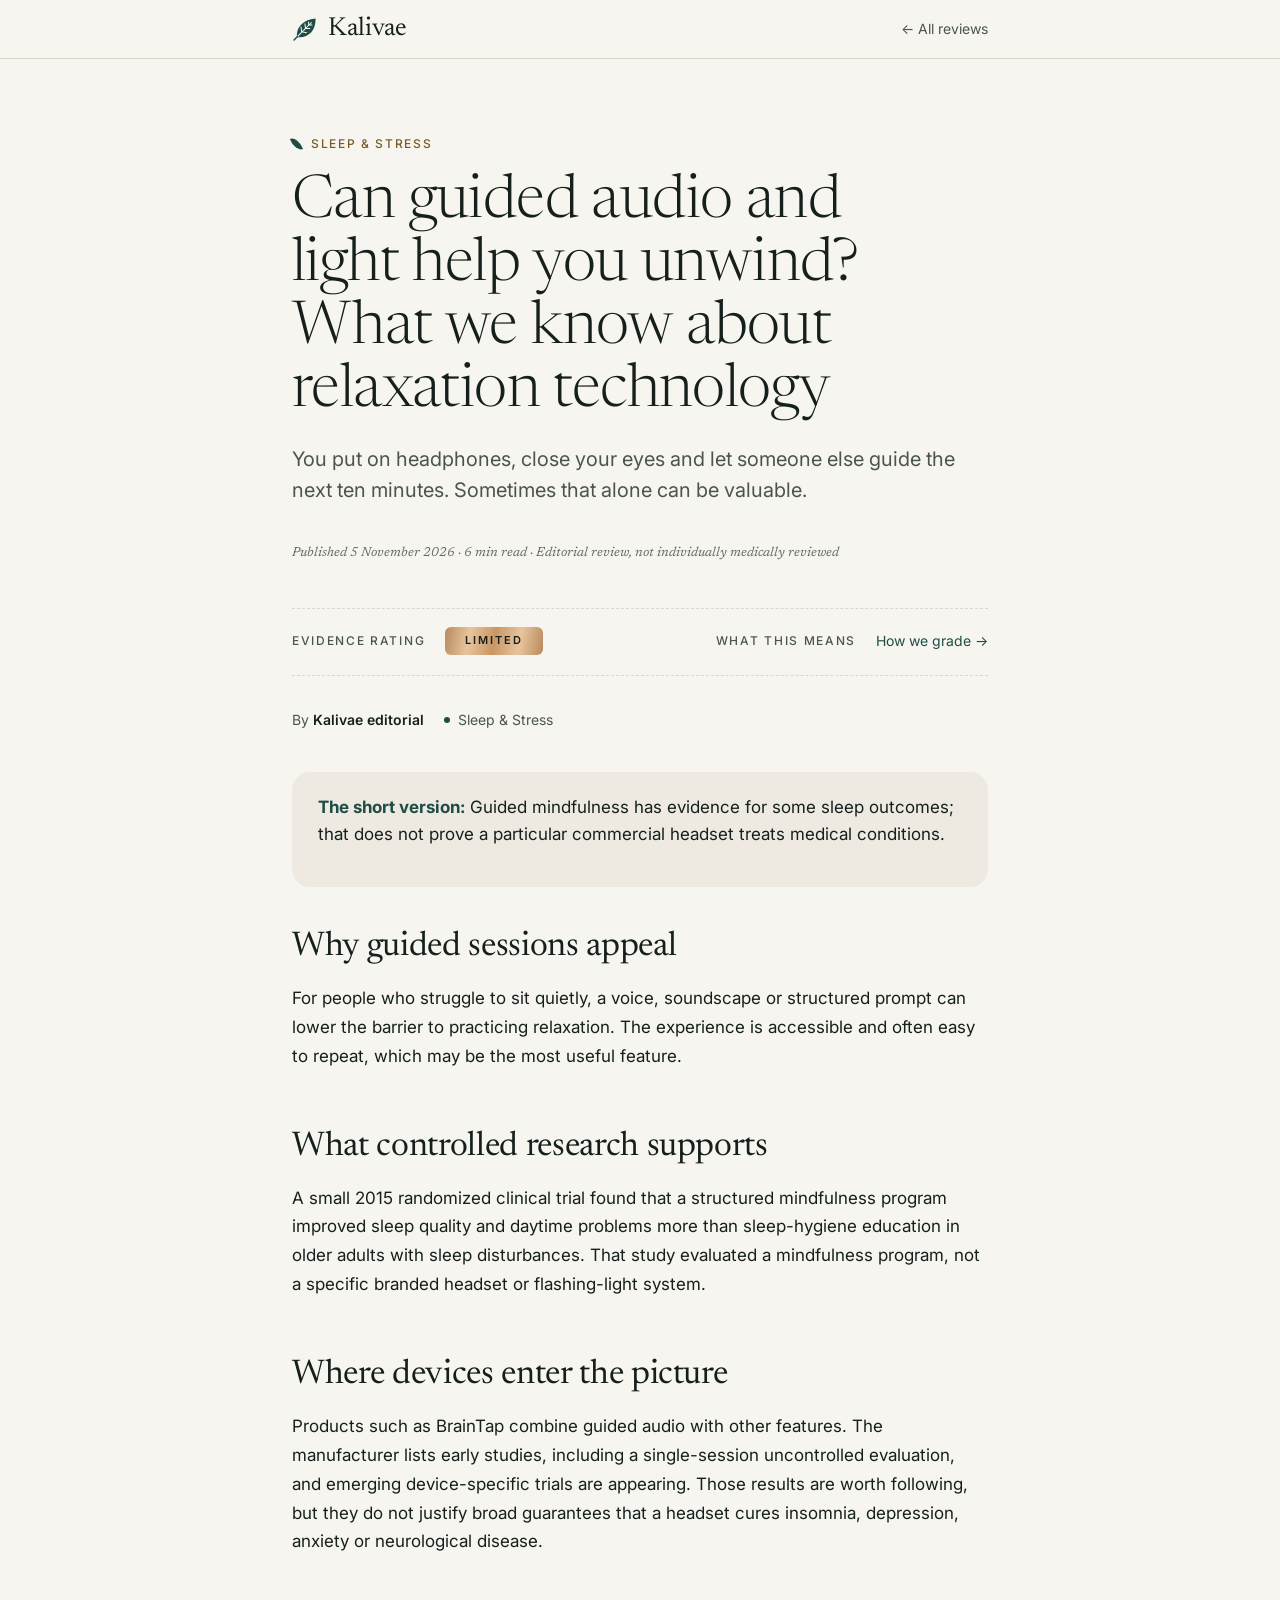
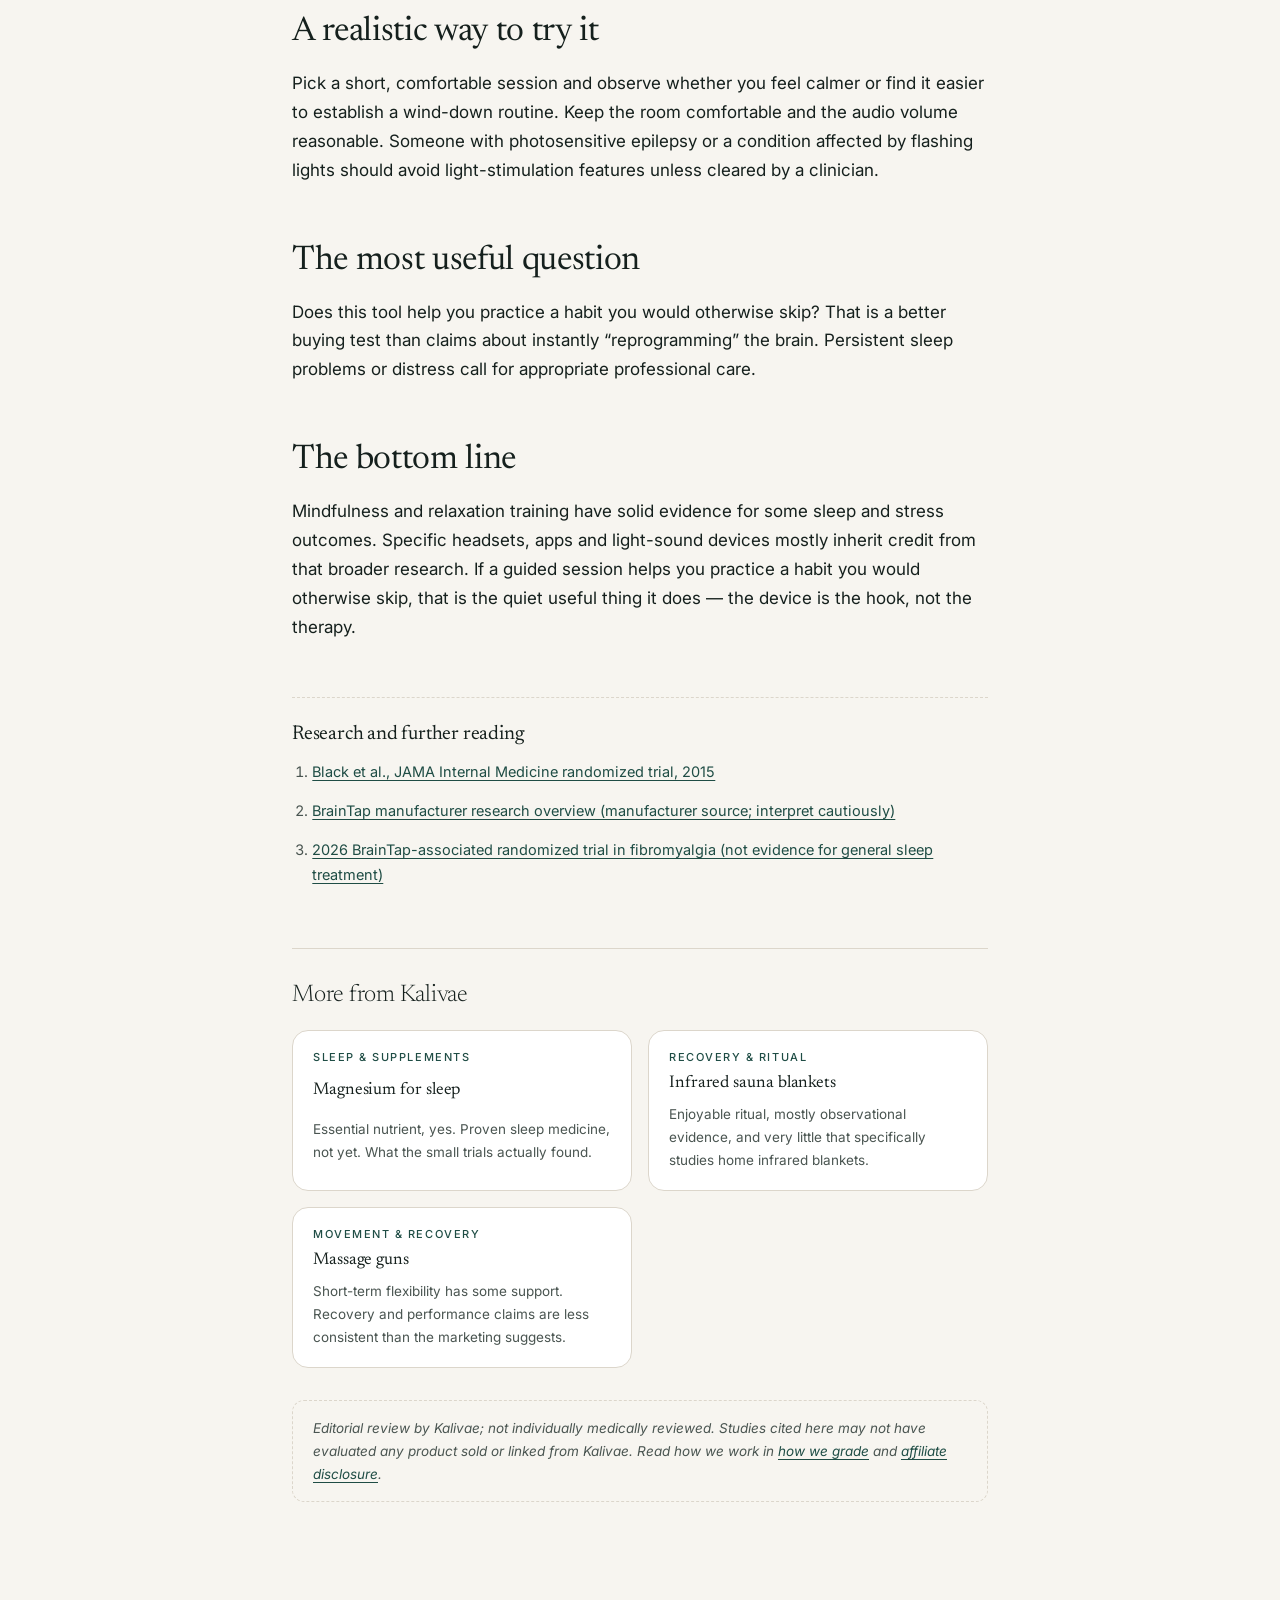
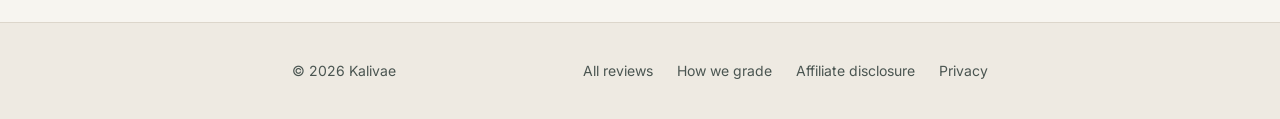
<file: reviews/guided-relaxation.html>
<!doctype html>
<html lang="en">
<head>
  <meta charset="utf-8">
  <meta name="viewport" content="width=device-width,initial-scale=1,viewport-fit=cover">
  <title>Can guided audio and light help you unwind? What we know about relaxation technology · Kalivae</title>
  <meta name="description" content="Guided mindfulness has evidence for some sleep outcomes. Specific headsets and light-stimulation devices mostly ride on the back of it.">
  <meta name="theme-color" content="#F7F5F0">
  <link rel="canonical" href="https://www.kalivae.com/reviews/guided-relaxation.html">
  <meta property="og:type" content="article">
  <meta property="og:title" content="Can guided audio and light help you unwind? What we know about relaxation technology">
  <meta property="og:description" content="Guided mindfulness has evidence for some sleep outcomes. Specific headsets and light-stimulation devices mostly ride on the back of it.">
  <meta property="og:url" content="https://www.kalivae.com/reviews/guided-relaxation.html">
  <meta property="og:site_name" content="Kalivae">
  <meta property="article:published_time" content="2026-11-05">
  <meta property="article:section" content="Sleep &amp; Stress">
  <meta name="twitter:card" content="summary_large_image">
  <meta name="twitter:title" content="Can guided audio and light help you unwind? What we know about relaxation technology">
  <meta name="twitter:description" content="Guided mindfulness has evidence for some sleep outcomes. Specific headsets and light-stimulation devices mostly ride on the back of it.">
  <script type="application/ld+json">
  {
    "@context": "https://schema.org",
    "@type": "Article",
    "headline": "Can guided audio and light help you unwind? What we know about relaxation technology",
    "description": "Guided mindfulness has evidence for some sleep outcomes. Specific headsets and light-stimulation devices mostly ride on the back of it.",
    "author": { "@type": "Organization", "name": "Kalivae Editorial" },
    "publisher": { "@type": "Organization", "name": "Kalivae" },
    "datePublished": "2026-11-05",
    "mainEntityOfPage": "https://www.kalivae.com/reviews/guided-relaxation.html"
  }
  </script>
  <link rel="preconnect" href="https://fonts.googleapis.com">
  <link rel="preconnect" href="https://fonts.gstatic.com" crossorigin>
  <link href="https://fonts.googleapis.com/css2?family=Inter:wght@400;500;600&family=Newsreader:ital,opsz,wght@0,6..72,300;0,6..72,400;1,6..72,300;1,6..72,400&display=swap" rel="stylesheet">
  <link rel="stylesheet" href="../page.css">
  <link rel="stylesheet" href="reviews.css">
</head>
<body>
  <header class="top">
    <div class="wrap">
      <a class="logo" href="/" aria-label="Kalivae home">
        <svg viewBox="0 0 32 32" aria-hidden="true"><path class="mark-stem" d="M7 25L2.5 29.5"/><path class="mark-a" d="M6 26C5 14 13 4.5 29 3C29.5 18 20 27.5 6 26Z"/><path class="mark-b" d="M7.5 24.5L24 8M12 19.5L11 13.5M12 19.5L18 20.5M16.5 15L16 9.5M16.5 15L22 15.5M20.5 11L20.5 7.5M20.5 11L24.5 11"/></svg>
        <span>Kalivae</span>
      </a>
      <a class="back" href="/reviews/">← All reviews</a>
    </div>
  </header>

  <main>
    <div class="wrap">
      <span class="eyebrow">Sleep &amp; Stress</span>
      <h1>Can guided audio and light help you unwind? What we know about relaxation technology</h1>
      <p class="lede">You put on headphones, close your eyes and let someone else guide the next ten minutes. Sometimes that alone can be valuable.</p>
      <span class="updated">Published 5 November 2026 · 6 min read · Editorial review, not individually medically reviewed</span>

      <div class="rating-row">
        <span class="r-label">Evidence rating</span>
        <span class="grade grade--limited">Limited</span>
        <span class="r-label" style="margin-left:auto">What this means</span>
        <a href="../methodology.html" class="back" style="color:var(--brand)">How we grade →</a>
      </div>

      <div class="meta-row">
        <span>By <strong>Kalivae editorial</strong></span>
        <span class="article-tag">Sleep &amp; Stress</span>
      </div>

      <section class="takeaway" aria-label="The short version">
        <p><strong>The short version:</strong> Guided mindfulness has evidence for some sleep outcomes; that does not prove a particular commercial headset treats medical conditions.</p>
      </section>

      <h2 id="why-guided-sessions-appeal">Why guided sessions appeal</h2>
<p>For people who struggle to sit quietly, a voice, soundscape or structured prompt can lower the barrier to practicing relaxation. The experience is accessible and often easy to repeat, which may be the most useful feature.</p>
<h2 id="what-controlled-research-supports">What controlled research supports</h2>
<p>A small 2015 randomized clinical trial found that a structured mindfulness program improved sleep quality and daytime problems more than sleep-hygiene education in older adults with sleep disturbances. That study evaluated a mindfulness program, not a specific branded headset or flashing-light system.</p>
<h2 id="where-devices-enter-the-picture">Where devices enter the picture</h2>
<p>Products such as BrainTap combine guided audio with other features. The manufacturer lists early studies, including a single-session uncontrolled evaluation, and emerging device-specific trials are appearing. Those results are worth following, but they do not justify broad guarantees that a headset cures insomnia, depression, anxiety or neurological disease.</p>
<h2 id="a-realistic-way-to-try-it">A realistic way to try it</h2>
<p>Pick a short, comfortable session and observe whether you feel calmer or find it easier to establish a wind-down routine. Keep the room comfortable and the audio volume reasonable. Someone with photosensitive epilepsy or a condition affected by flashing lights should avoid light-stimulation features unless cleared by a clinician.</p>
<h2 id="the-most-useful-question">The most useful question</h2>
<p>Does this tool help you practice a habit you would otherwise skip? That is a better buying test than claims about instantly &ldquo;reprogramming&rdquo; the brain. Persistent sleep problems or distress call for appropriate professional care.</p>
<h2 id="the-bottom-line">The bottom line</h2>
<p>Mindfulness and relaxation training have solid evidence for some sleep and stress outcomes. Specific headsets, apps and light-sound devices mostly inherit credit from that broader research. If a guided session helps you practice a habit you would otherwise skip, that is the quiet useful thing it does &mdash; the device is the hook, not the therapy.</p>

      <section class="refs" aria-labelledby="refs-h"><h2 id="refs-h">Research and further reading</h2><ol>
<li><a href="https://jamanetwork.com/journals/jamainternalmedicine/fullarticle/2110998" target="_blank" rel="noopener">Black et al., JAMA Internal Medicine randomized trial, 2015</a></li>
<li><a href="https://braintap.com/pages/backed-by-science" target="_blank" rel="noopener">BrainTap manufacturer research overview (manufacturer source; interpret cautiously)</a></li>
<li><a href="https://doi.org/10.1093/pm/pnag064" target="_blank" rel="noopener">2026 BrainTap-associated randomized trial in fibromyalgia (not evidence for general sleep treatment)</a></li>
</ol></section>

      <section class="related" aria-labelledby="related-h">
        <h2 id="related-h">More from Kalivae</h2>
        <div class="related-grid">
          <a class="rel-card" href="magnesium.html">
            <span class="r-cat">Sleep & Supplements</span>
            <h3>Magnesium for sleep</h3>
            <p>Essential nutrient, yes. Proven sleep medicine, not yet. What the small trials actually found.</p>
          </a>
<a class="rel-card" href="sauna.html">
            <span class="r-cat">Recovery & Ritual</span>
            <h3>Infrared sauna blankets</h3>
            <p>Enjoyable ritual, mostly observational evidence, and very little that specifically studies home infrared blankets.</p>
          </a>
<a class="rel-card" href="massage.html">
            <span class="r-cat">Movement & Recovery</span>
            <h3>Massage guns</h3>
            <p>Short-term flexibility has some support. Recovery and performance claims are less consistent than the marketing suggests.</p>
          </a>
        </div>
      </section>

      <aside class="editorial-note">
        <p>Editorial review by Kalivae; not individually medically reviewed. Studies cited here may not have evaluated any product sold or linked from Kalivae. Read how we work in <a href="../methodology.html">how we grade</a> and <a href="../affiliate-disclosure.html">affiliate disclosure</a>.</p>
      </aside>
    </div>
  </main>

  <footer class="foot">
    <div class="wrap">
      <span>© 2026 Kalivae</span>
      <div class="foot-links">
        <a href="/reviews/">All reviews</a>
        <a href="../methodology.html">How we grade</a>
        <a href="../affiliate-disclosure.html">Affiliate disclosure</a>
        <a href="../privacy.html">Privacy</a>
      </div>
    </div>
  </footer>
</body>
</html>
</file>
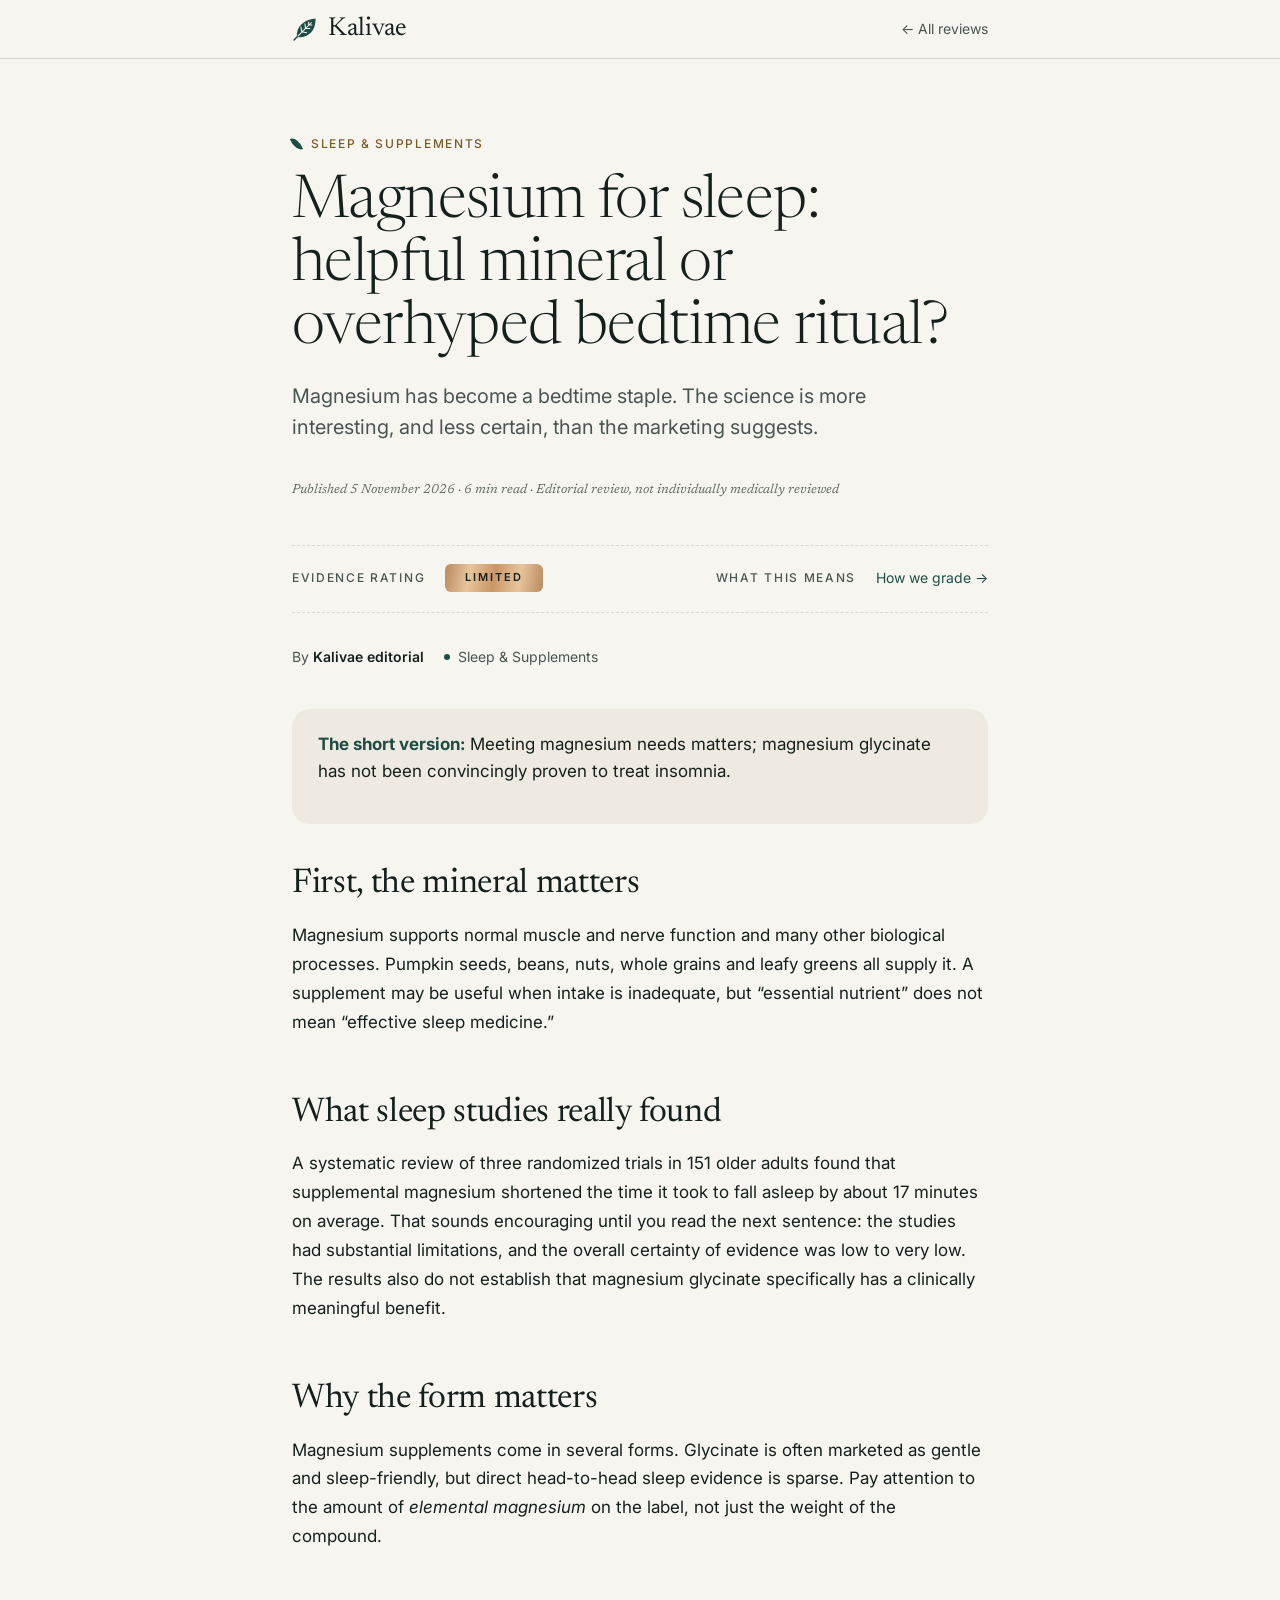
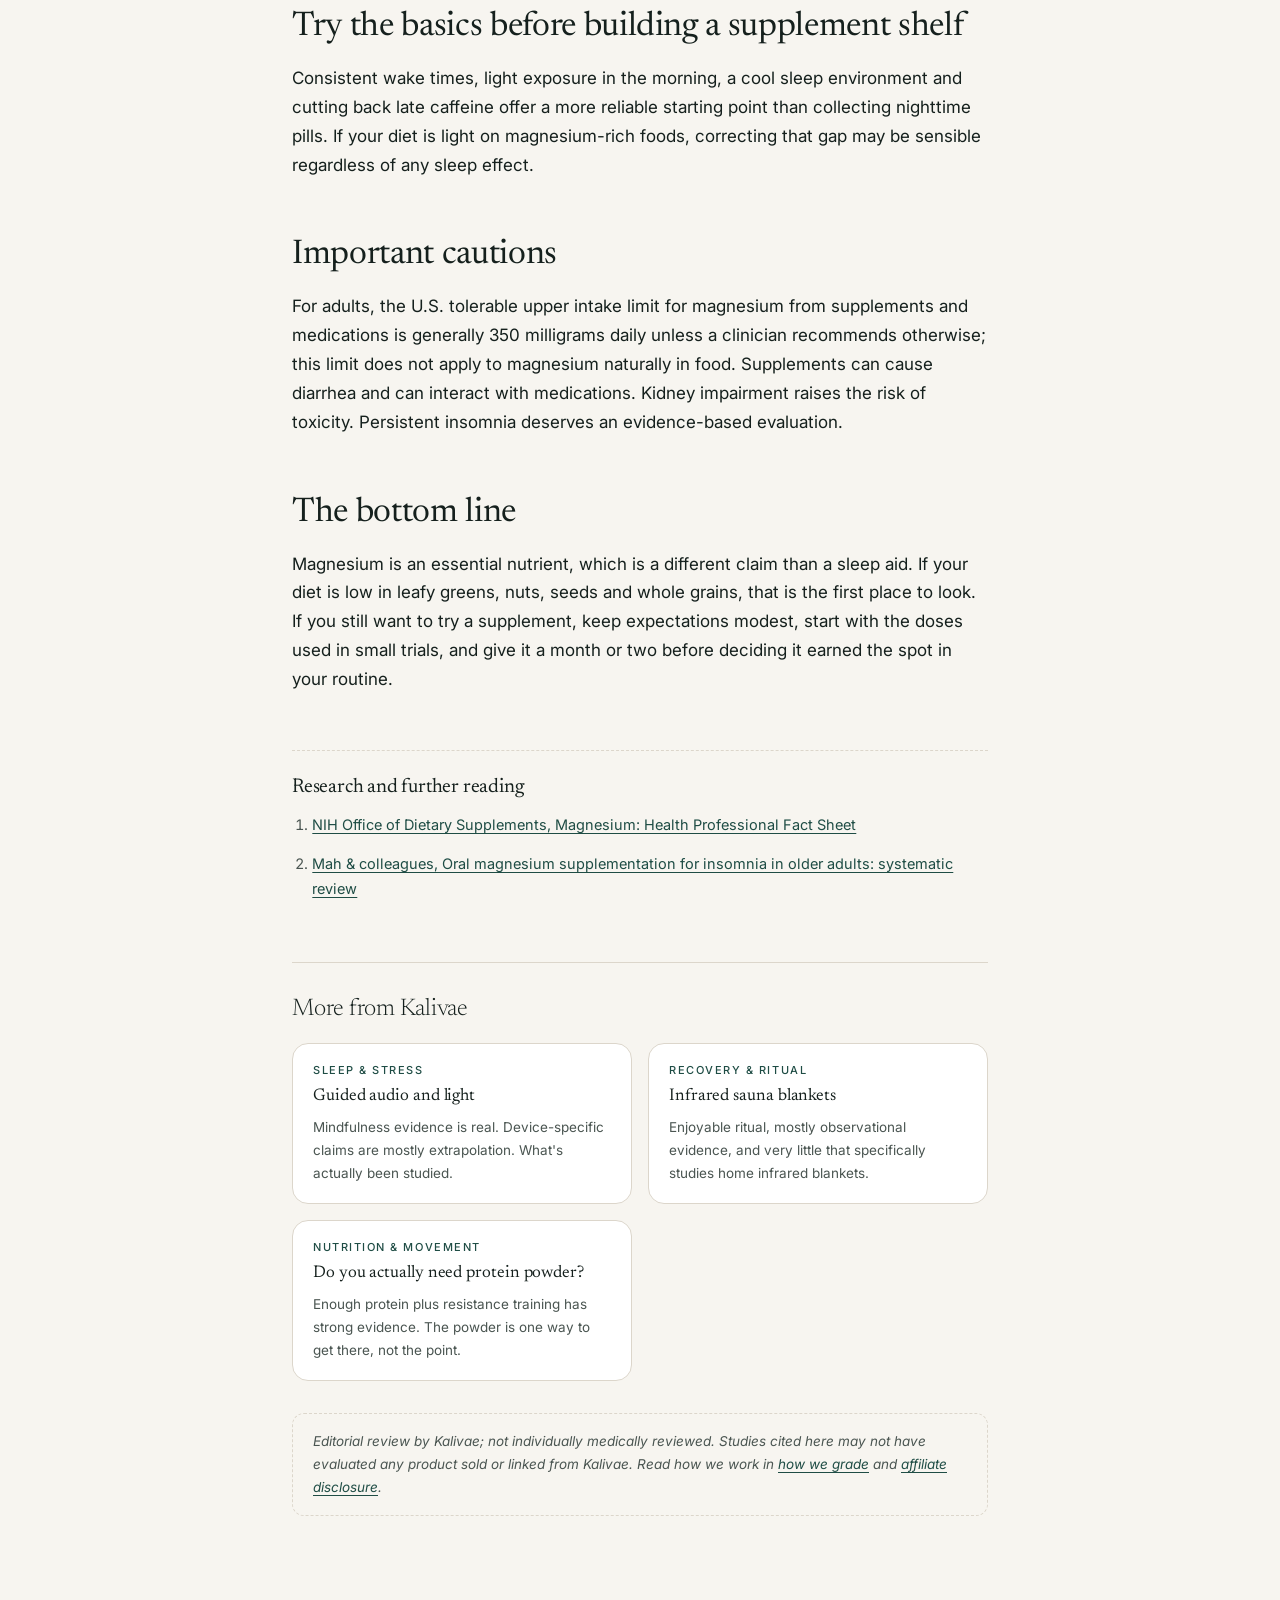
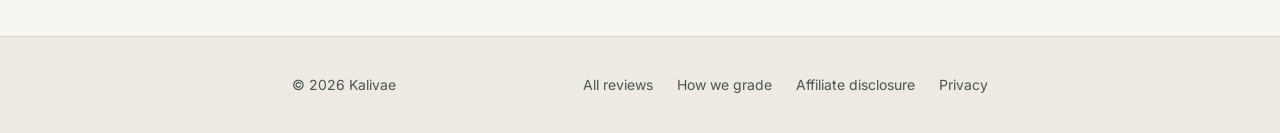
<file: reviews/magnesium.html>
<!doctype html>
<html lang="en">
<head>
  <meta charset="utf-8">
  <meta name="viewport" content="width=device-width,initial-scale=1,viewport-fit=cover">
  <title>Magnesium for sleep: helpful mineral or overhyped bedtime ritual? · Kalivae</title>
  <meta name="description" content="Magnesium is an essential nutrient. Whether a glycinate capsule treats insomnia is a different, less settled question.">
  <meta name="theme-color" content="#F7F5F0">
  <link rel="canonical" href="https://www.kalivae.com/reviews/magnesium.html">
  <meta property="og:type" content="article">
  <meta property="og:title" content="Magnesium for sleep: helpful mineral or overhyped bedtime ritual?">
  <meta property="og:description" content="Magnesium is an essential nutrient. Whether a glycinate capsule treats insomnia is a different, less settled question.">
  <meta property="og:url" content="https://www.kalivae.com/reviews/magnesium.html">
  <meta property="og:site_name" content="Kalivae">
  <meta property="article:published_time" content="2026-11-05">
  <meta property="article:section" content="Sleep &amp; Supplements">
  <meta name="twitter:card" content="summary_large_image">
  <meta name="twitter:title" content="Magnesium for sleep: helpful mineral or overhyped bedtime ritual?">
  <meta name="twitter:description" content="Magnesium is an essential nutrient. Whether a glycinate capsule treats insomnia is a different, less settled question.">
  <script type="application/ld+json">
  {
    "@context": "https://schema.org",
    "@type": "Article",
    "headline": "Magnesium for sleep: helpful mineral or overhyped bedtime ritual?",
    "description": "Magnesium is an essential nutrient. Whether a glycinate capsule treats insomnia is a different, less settled question.",
    "author": { "@type": "Organization", "name": "Kalivae Editorial" },
    "publisher": { "@type": "Organization", "name": "Kalivae" },
    "datePublished": "2026-11-05",
    "mainEntityOfPage": "https://www.kalivae.com/reviews/magnesium.html"
  }
  </script>
  <link rel="preconnect" href="https://fonts.googleapis.com">
  <link rel="preconnect" href="https://fonts.gstatic.com" crossorigin>
  <link href="https://fonts.googleapis.com/css2?family=Inter:wght@400;500;600&family=Newsreader:ital,opsz,wght@0,6..72,300;0,6..72,400;1,6..72,300;1,6..72,400&display=swap" rel="stylesheet">
  <link rel="stylesheet" href="../page.css">
  <link rel="stylesheet" href="reviews.css">
</head>
<body>
  <header class="top">
    <div class="wrap">
      <a class="logo" href="/" aria-label="Kalivae home">
        <svg viewBox="0 0 32 32" aria-hidden="true"><path class="mark-stem" d="M7 25L2.5 29.5"/><path class="mark-a" d="M6 26C5 14 13 4.5 29 3C29.5 18 20 27.5 6 26Z"/><path class="mark-b" d="M7.5 24.5L24 8M12 19.5L11 13.5M12 19.5L18 20.5M16.5 15L16 9.5M16.5 15L22 15.5M20.5 11L20.5 7.5M20.5 11L24.5 11"/></svg>
        <span>Kalivae</span>
      </a>
      <a class="back" href="/reviews/">← All reviews</a>
    </div>
  </header>

  <main>
    <div class="wrap">
      <span class="eyebrow">Sleep &amp; Supplements</span>
      <h1>Magnesium for sleep: helpful mineral or overhyped bedtime ritual?</h1>
      <p class="lede">Magnesium has become a bedtime staple. The science is more interesting, and less certain, than the marketing suggests.</p>
      <span class="updated">Published 5 November 2026 · 6 min read · Editorial review, not individually medically reviewed</span>

      <div class="rating-row">
        <span class="r-label">Evidence rating</span>
        <span class="grade grade--limited">Limited</span>
        <span class="r-label" style="margin-left:auto">What this means</span>
        <a href="../methodology.html" class="back" style="color:var(--brand)">How we grade →</a>
      </div>

      <div class="meta-row">
        <span>By <strong>Kalivae editorial</strong></span>
        <span class="article-tag">Sleep &amp; Supplements</span>
      </div>

      <section class="takeaway" aria-label="The short version">
        <p><strong>The short version:</strong> Meeting magnesium needs matters; magnesium glycinate has not been convincingly proven to treat insomnia.</p>
      </section>

      <h2 id="first-the-mineral-matters">First, the mineral matters</h2>
<p>Magnesium supports normal muscle and nerve function and many other biological processes. Pumpkin seeds, beans, nuts, whole grains and leafy greens all supply it. A supplement may be useful when intake is inadequate, but &ldquo;essential nutrient&rdquo; does not mean &ldquo;effective sleep medicine.&rdquo;</p>
<h2 id="what-sleep-studies-really-found">What sleep studies really found</h2>
<p>A systematic review of three randomized trials in 151 older adults found that supplemental magnesium shortened the time it took to fall asleep by about 17 minutes on average. That sounds encouraging until you read the next sentence: the studies had substantial limitations, and the overall certainty of evidence was low to very low. The results also do not establish that magnesium glycinate specifically has a clinically meaningful benefit.</p>
<h2 id="why-the-form-matters">Why the form matters</h2>
<p>Magnesium supplements come in several forms. Glycinate is often marketed as gentle and sleep-friendly, but direct head-to-head sleep evidence is sparse. Pay attention to the amount of <em>elemental magnesium</em> on the label, not just the weight of the compound.</p>
<h2 id="try-the-basics-before-building-a-supplement-shelf">Try the basics before building a supplement shelf</h2>
<p>Consistent wake times, light exposure in the morning, a cool sleep environment and cutting back late caffeine offer a more reliable starting point than collecting nighttime pills. If your diet is light on magnesium-rich foods, correcting that gap may be sensible regardless of any sleep effect.</p>
<h2 id="important-cautions">Important cautions</h2>
<p>For adults, the U.S. tolerable upper intake limit for magnesium from supplements and medications is generally 350 milligrams daily unless a clinician recommends otherwise; this limit does not apply to magnesium naturally in food. Supplements can cause diarrhea and can interact with medications. Kidney impairment raises the risk of toxicity. Persistent insomnia deserves an evidence-based evaluation.</p>
<h2 id="the-bottom-line">The bottom line</h2>
<p>Magnesium is an essential nutrient, which is a different claim than a sleep aid. If your diet is low in leafy greens, nuts, seeds and whole grains, that is the first place to look. If you still want to try a supplement, keep expectations modest, start with the doses used in small trials, and give it a month or two before deciding it earned the spot in your routine.</p>

      <section class="refs" aria-labelledby="refs-h"><h2 id="refs-h">Research and further reading</h2><ol>
<li><a href="https://ods.od.nih.gov/factsheets/magnesium-HealthProfessional/" target="_blank" rel="noopener">NIH Office of Dietary Supplements, Magnesium: Health Professional Fact Sheet</a></li>
<li><a href="https://pmc.ncbi.nlm.nih.gov/articles/PMC8053283/" target="_blank" rel="noopener">Mah &amp; colleagues, Oral magnesium supplementation for insomnia in older adults: systematic review</a></li>
</ol></section>

      <section class="related" aria-labelledby="related-h">
        <h2 id="related-h">More from Kalivae</h2>
        <div class="related-grid">
          <a class="rel-card" href="guided-relaxation.html">
            <span class="r-cat">Sleep & Stress</span>
            <h3>Guided audio and light</h3>
            <p>Mindfulness evidence is real. Device-specific claims are mostly extrapolation. What's actually been studied.</p>
          </a>
<a class="rel-card" href="sauna.html">
            <span class="r-cat">Recovery & Ritual</span>
            <h3>Infrared sauna blankets</h3>
            <p>Enjoyable ritual, mostly observational evidence, and very little that specifically studies home infrared blankets.</p>
          </a>
<a class="rel-card" href="protein.html">
            <span class="r-cat">Nutrition & Movement</span>
            <h3>Do you actually need protein powder?</h3>
            <p>Enough protein plus resistance training has strong evidence. The powder is one way to get there, not the point.</p>
          </a>
        </div>
      </section>

      <aside class="editorial-note">
        <p>Editorial review by Kalivae; not individually medically reviewed. Studies cited here may not have evaluated any product sold or linked from Kalivae. Read how we work in <a href="../methodology.html">how we grade</a> and <a href="../affiliate-disclosure.html">affiliate disclosure</a>.</p>
      </aside>
    </div>
  </main>

  <footer class="foot">
    <div class="wrap">
      <span>© 2026 Kalivae</span>
      <div class="foot-links">
        <a href="/reviews/">All reviews</a>
        <a href="../methodology.html">How we grade</a>
        <a href="../affiliate-disclosure.html">Affiliate disclosure</a>
        <a href="../privacy.html">Privacy</a>
      </div>
    </div>
  </footer>
</body>
</html>
</file>
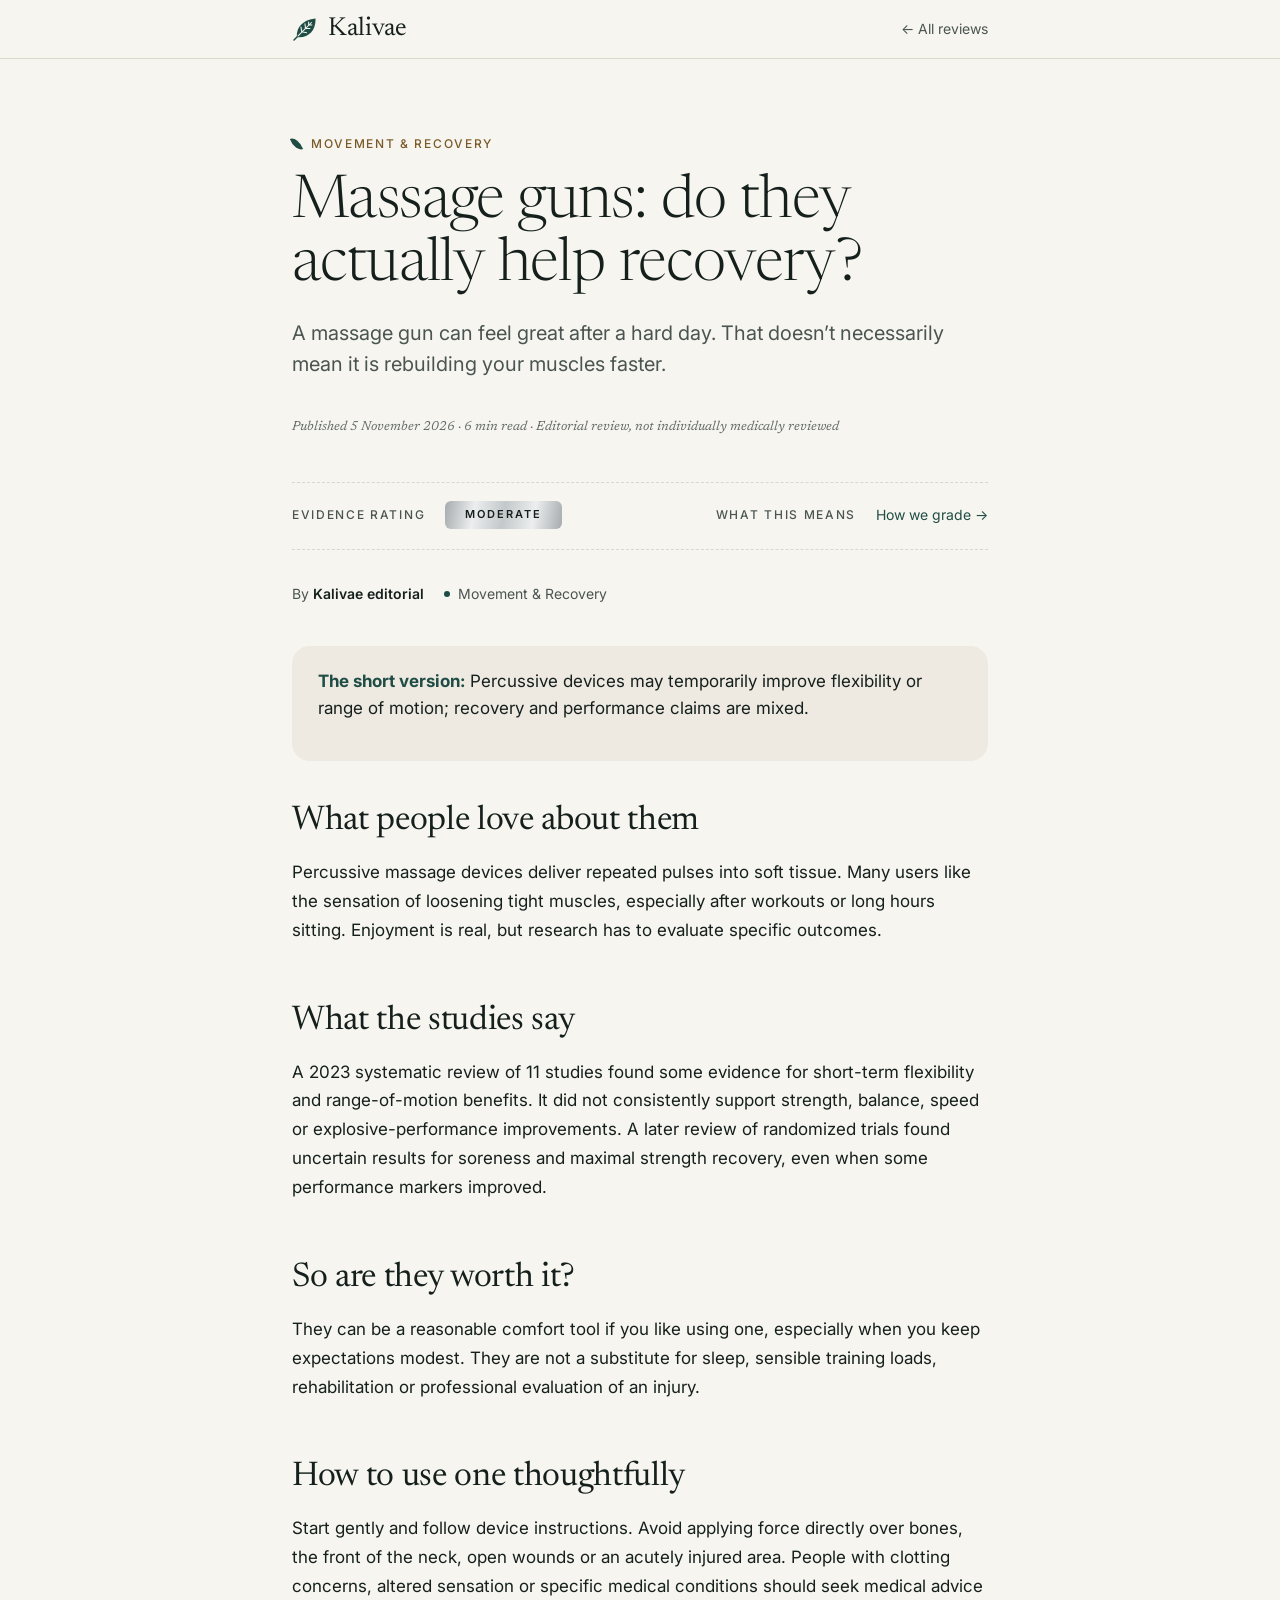
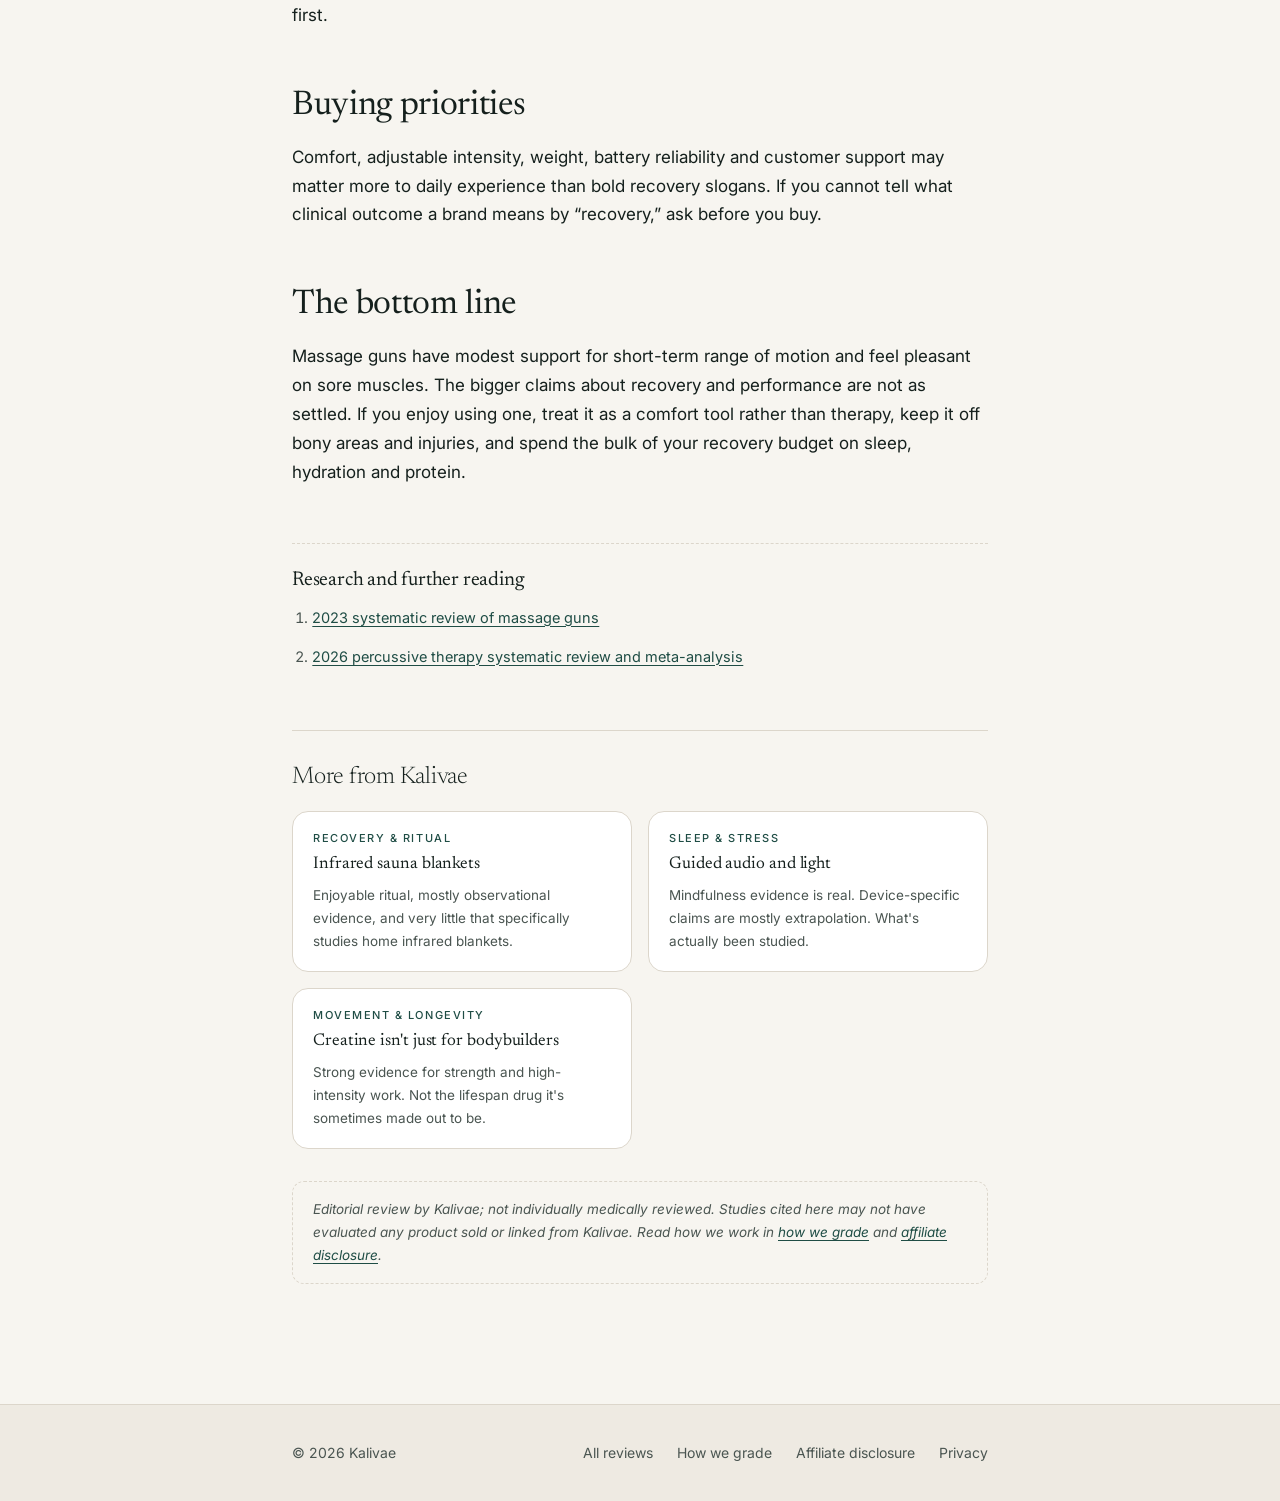
<file: reviews/massage.html>
<!doctype html>
<html lang="en">
<head>
  <meta charset="utf-8">
  <meta name="viewport" content="width=device-width,initial-scale=1,viewport-fit=cover">
  <title>Massage guns: do they actually help recovery? · Kalivae</title>
  <meta name="description" content="A massage gun can feel great after a hard day. Short-term flexibility has some evidence; &quot;recovery&quot; claims are mixed.">
  <meta name="theme-color" content="#F7F5F0">
  <link rel="canonical" href="https://www.kalivae.com/reviews/massage.html">
  <meta property="og:type" content="article">
  <meta property="og:title" content="Massage guns: do they actually help recovery?">
  <meta property="og:description" content="A massage gun can feel great after a hard day. Short-term flexibility has some evidence; &quot;recovery&quot; claims are mixed.">
  <meta property="og:url" content="https://www.kalivae.com/reviews/massage.html">
  <meta property="og:site_name" content="Kalivae">
  <meta property="article:published_time" content="2026-11-05">
  <meta property="article:section" content="Movement &amp; Recovery">
  <meta name="twitter:card" content="summary_large_image">
  <meta name="twitter:title" content="Massage guns: do they actually help recovery?">
  <meta name="twitter:description" content="A massage gun can feel great after a hard day. Short-term flexibility has some evidence; &quot;recovery&quot; claims are mixed.">
  <script type="application/ld+json">
  {
    "@context": "https://schema.org",
    "@type": "Article",
    "headline": "Massage guns: do they actually help recovery?",
    "description": "A massage gun can feel great after a hard day. Short-term flexibility has some evidence; \"recovery\" claims are mixed.",
    "author": { "@type": "Organization", "name": "Kalivae Editorial" },
    "publisher": { "@type": "Organization", "name": "Kalivae" },
    "datePublished": "2026-11-05",
    "mainEntityOfPage": "https://www.kalivae.com/reviews/massage.html"
  }
  </script>
  <link rel="preconnect" href="https://fonts.googleapis.com">
  <link rel="preconnect" href="https://fonts.gstatic.com" crossorigin>
  <link href="https://fonts.googleapis.com/css2?family=Inter:wght@400;500;600&family=Newsreader:ital,opsz,wght@0,6..72,300;0,6..72,400;1,6..72,300;1,6..72,400&display=swap" rel="stylesheet">
  <link rel="stylesheet" href="../page.css">
  <link rel="stylesheet" href="reviews.css">
</head>
<body>
  <header class="top">
    <div class="wrap">
      <a class="logo" href="/" aria-label="Kalivae home">
        <svg viewBox="0 0 32 32" aria-hidden="true"><path class="mark-stem" d="M7 25L2.5 29.5"/><path class="mark-a" d="M6 26C5 14 13 4.5 29 3C29.5 18 20 27.5 6 26Z"/><path class="mark-b" d="M7.5 24.5L24 8M12 19.5L11 13.5M12 19.5L18 20.5M16.5 15L16 9.5M16.5 15L22 15.5M20.5 11L20.5 7.5M20.5 11L24.5 11"/></svg>
        <span>Kalivae</span>
      </a>
      <a class="back" href="/reviews/">← All reviews</a>
    </div>
  </header>

  <main>
    <div class="wrap">
      <span class="eyebrow">Movement &amp; Recovery</span>
      <h1>Massage guns: do they actually help recovery?</h1>
      <p class="lede">A massage gun can feel great after a hard day. That doesn&rsquo;t necessarily mean it is rebuilding your muscles faster.</p>
      <span class="updated">Published 5 November 2026 · 6 min read · Editorial review, not individually medically reviewed</span>

      <div class="rating-row">
        <span class="r-label">Evidence rating</span>
        <span class="grade grade--moderate">Moderate</span>
        <span class="r-label" style="margin-left:auto">What this means</span>
        <a href="../methodology.html" class="back" style="color:var(--brand)">How we grade →</a>
      </div>

      <div class="meta-row">
        <span>By <strong>Kalivae editorial</strong></span>
        <span class="article-tag">Movement &amp; Recovery</span>
      </div>

      <section class="takeaway" aria-label="The short version">
        <p><strong>The short version:</strong> Percussive devices may temporarily improve flexibility or range of motion; recovery and performance claims are mixed.</p>
      </section>

      <h2 id="what-people-love-about-them">What people love about them</h2>
<p>Percussive massage devices deliver repeated pulses into soft tissue. Many users like the sensation of loosening tight muscles, especially after workouts or long hours sitting. Enjoyment is real, but research has to evaluate specific outcomes.</p>
<h2 id="what-the-studies-say">What the studies say</h2>
<p>A 2023 systematic review of 11 studies found some evidence for short-term flexibility and range-of-motion benefits. It did not consistently support strength, balance, speed or explosive-performance improvements. A later review of randomized trials found uncertain results for soreness and maximal strength recovery, even when some performance markers improved.</p>
<h2 id="so-are-they-worth-it">So are they worth it?</h2>
<p>They can be a reasonable comfort tool if you like using one, especially when you keep expectations modest. They are not a substitute for sleep, sensible training loads, rehabilitation or professional evaluation of an injury.</p>
<h2 id="how-to-use-one-thoughtfully">How to use one thoughtfully</h2>
<p>Start gently and follow device instructions. Avoid applying force directly over bones, the front of the neck, open wounds or an acutely injured area. People with clotting concerns, altered sensation or specific medical conditions should seek medical advice first.</p>
<h2 id="buying-priorities">Buying priorities</h2>
<p>Comfort, adjustable intensity, weight, battery reliability and customer support may matter more to daily experience than bold recovery slogans. If you cannot tell what clinical outcome a brand means by &ldquo;recovery,&rdquo; ask before you buy.</p>
<h2 id="the-bottom-line">The bottom line</h2>
<p>Massage guns have modest support for short-term range of motion and feel pleasant on sore muscles. The bigger claims about recovery and performance are not as settled. If you enjoy using one, treat it as a comfort tool rather than therapy, keep it off bony areas and injuries, and spend the bulk of your recovery budget on sleep, hydration and protein.</p>

      <section class="refs" aria-labelledby="refs-h"><h2 id="refs-h">Research and further reading</h2><ol>
<li><a href="https://pubmed.ncbi.nlm.nih.gov/37754971/" target="_blank" rel="noopener">2023 systematic review of massage guns</a></li>
<li><a href="https://pubmed.ncbi.nlm.nih.gov/42286692/" target="_blank" rel="noopener">2026 percussive therapy systematic review and meta-analysis</a></li>
</ol></section>

      <section class="related" aria-labelledby="related-h">
        <h2 id="related-h">More from Kalivae</h2>
        <div class="related-grid">
          <a class="rel-card" href="sauna.html">
            <span class="r-cat">Recovery & Ritual</span>
            <h3>Infrared sauna blankets</h3>
            <p>Enjoyable ritual, mostly observational evidence, and very little that specifically studies home infrared blankets.</p>
          </a>
<a class="rel-card" href="guided-relaxation.html">
            <span class="r-cat">Sleep & Stress</span>
            <h3>Guided audio and light</h3>
            <p>Mindfulness evidence is real. Device-specific claims are mostly extrapolation. What's actually been studied.</p>
          </a>
<a class="rel-card" href="creatine.html">
            <span class="r-cat">Movement & Longevity</span>
            <h3>Creatine isn't just for bodybuilders</h3>
            <p>Strong evidence for strength and high-intensity work. Not the lifespan drug it's sometimes made out to be.</p>
          </a>
        </div>
      </section>

      <aside class="editorial-note">
        <p>Editorial review by Kalivae; not individually medically reviewed. Studies cited here may not have evaluated any product sold or linked from Kalivae. Read how we work in <a href="../methodology.html">how we grade</a> and <a href="../affiliate-disclosure.html">affiliate disclosure</a>.</p>
      </aside>
    </div>
  </main>

  <footer class="foot">
    <div class="wrap">
      <span>© 2026 Kalivae</span>
      <div class="foot-links">
        <a href="/reviews/">All reviews</a>
        <a href="../methodology.html">How we grade</a>
        <a href="../affiliate-disclosure.html">Affiliate disclosure</a>
        <a href="../privacy.html">Privacy</a>
      </div>
    </div>
  </footer>
</body>
</html>
</file>
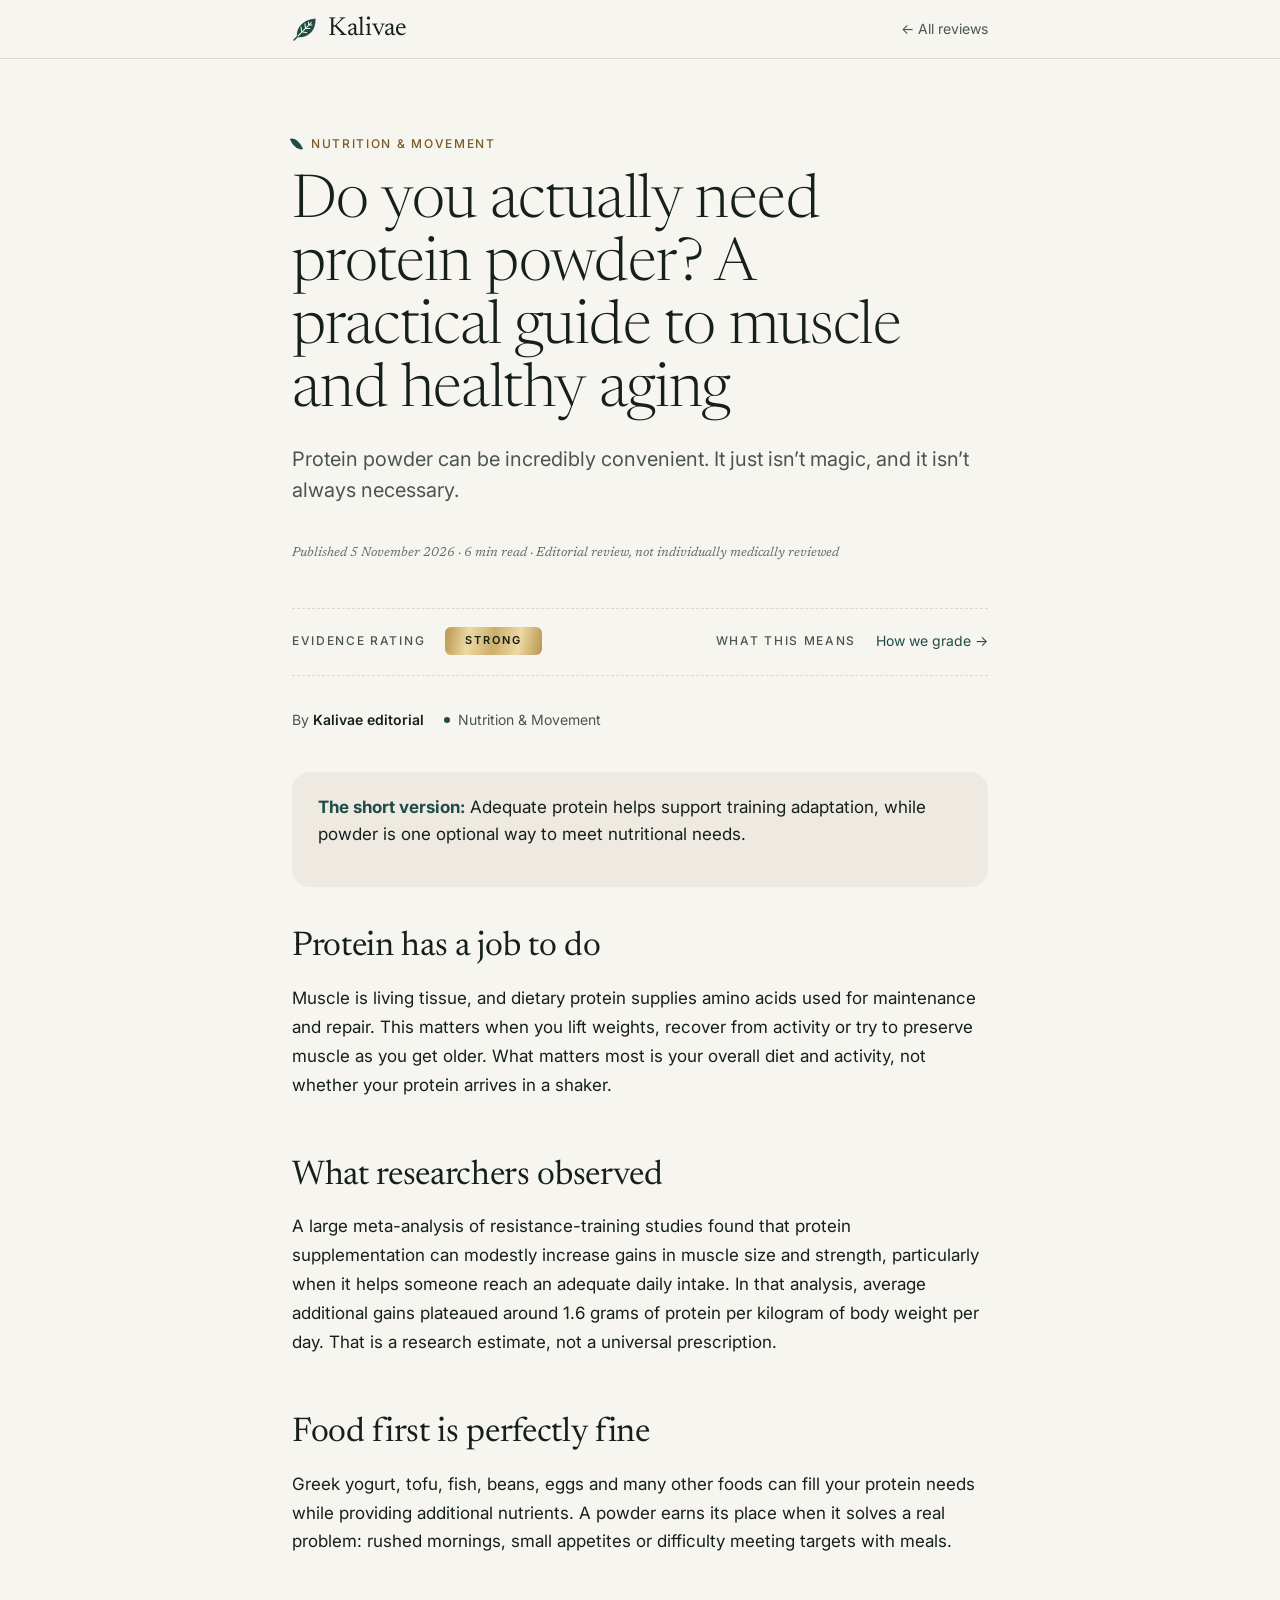
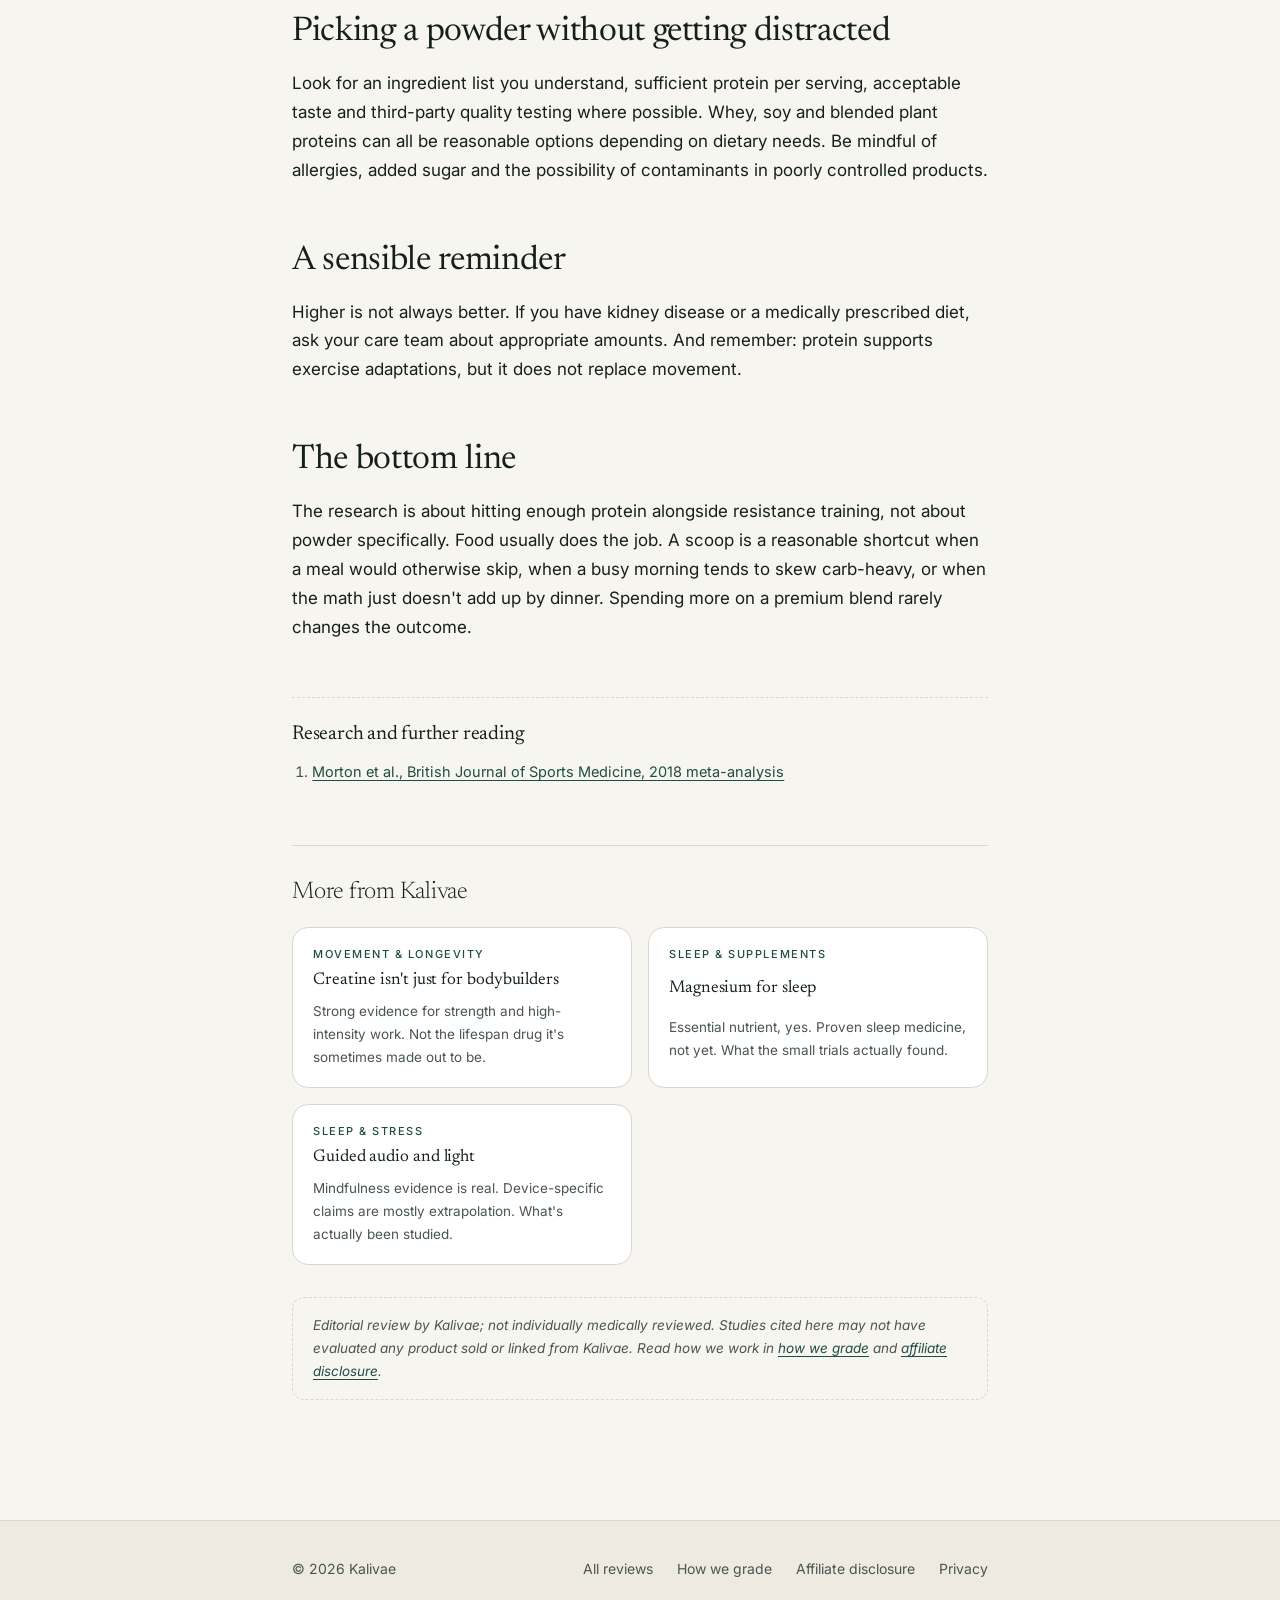
<file: reviews/protein.html>
<!doctype html>
<html lang="en">
<head>
  <meta charset="utf-8">
  <meta name="viewport" content="width=device-width,initial-scale=1,viewport-fit=cover">
  <title>Do you actually need protein powder? A practical guide to muscle and healthy aging · Kalivae</title>
  <meta name="description" content="Protein powder is useful when it solves a real nutritional gap. The research supports the protein more than the scoop.">
  <meta name="theme-color" content="#F7F5F0">
  <link rel="canonical" href="https://www.kalivae.com/reviews/protein.html">
  <meta property="og:type" content="article">
  <meta property="og:title" content="Do you actually need protein powder? A practical guide to muscle and healthy aging">
  <meta property="og:description" content="Protein powder is useful when it solves a real nutritional gap. The research supports the protein more than the scoop.">
  <meta property="og:url" content="https://www.kalivae.com/reviews/protein.html">
  <meta property="og:site_name" content="Kalivae">
  <meta property="article:published_time" content="2026-11-05">
  <meta property="article:section" content="Nutrition &amp; Movement">
  <meta name="twitter:card" content="summary_large_image">
  <meta name="twitter:title" content="Do you actually need protein powder? A practical guide to muscle and healthy aging">
  <meta name="twitter:description" content="Protein powder is useful when it solves a real nutritional gap. The research supports the protein more than the scoop.">
  <script type="application/ld+json">
  {
    "@context": "https://schema.org",
    "@type": "Article",
    "headline": "Do you actually need protein powder? A practical guide to muscle and healthy aging",
    "description": "Protein powder is useful when it solves a real nutritional gap. The research supports the protein more than the scoop.",
    "author": { "@type": "Organization", "name": "Kalivae Editorial" },
    "publisher": { "@type": "Organization", "name": "Kalivae" },
    "datePublished": "2026-11-05",
    "mainEntityOfPage": "https://www.kalivae.com/reviews/protein.html"
  }
  </script>
  <link rel="preconnect" href="https://fonts.googleapis.com">
  <link rel="preconnect" href="https://fonts.gstatic.com" crossorigin>
  <link href="https://fonts.googleapis.com/css2?family=Inter:wght@400;500;600&family=Newsreader:ital,opsz,wght@0,6..72,300;0,6..72,400;1,6..72,300;1,6..72,400&display=swap" rel="stylesheet">
  <link rel="stylesheet" href="../page.css">
  <link rel="stylesheet" href="reviews.css">
</head>
<body>
  <header class="top">
    <div class="wrap">
      <a class="logo" href="/" aria-label="Kalivae home">
        <svg viewBox="0 0 32 32" aria-hidden="true"><path class="mark-stem" d="M7 25L2.5 29.5"/><path class="mark-a" d="M6 26C5 14 13 4.5 29 3C29.5 18 20 27.5 6 26Z"/><path class="mark-b" d="M7.5 24.5L24 8M12 19.5L11 13.5M12 19.5L18 20.5M16.5 15L16 9.5M16.5 15L22 15.5M20.5 11L20.5 7.5M20.5 11L24.5 11"/></svg>
        <span>Kalivae</span>
      </a>
      <a class="back" href="/reviews/">← All reviews</a>
    </div>
  </header>

  <main>
    <div class="wrap">
      <span class="eyebrow">Nutrition &amp; Movement</span>
      <h1>Do you actually need protein powder? A practical guide to muscle and healthy aging</h1>
      <p class="lede">Protein powder can be incredibly convenient. It just isn&rsquo;t magic, and it isn&rsquo;t always necessary.</p>
      <span class="updated">Published 5 November 2026 · 6 min read · Editorial review, not individually medically reviewed</span>

      <div class="rating-row">
        <span class="r-label">Evidence rating</span>
        <span class="grade grade--strong">Strong</span>
        <span class="r-label" style="margin-left:auto">What this means</span>
        <a href="../methodology.html" class="back" style="color:var(--brand)">How we grade →</a>
      </div>

      <div class="meta-row">
        <span>By <strong>Kalivae editorial</strong></span>
        <span class="article-tag">Nutrition &amp; Movement</span>
      </div>

      <section class="takeaway" aria-label="The short version">
        <p><strong>The short version:</strong> Adequate protein helps support training adaptation, while powder is one optional way to meet nutritional needs.</p>
      </section>

      <h2 id="protein-has-a-job-to-do">Protein has a job to do</h2>
<p>Muscle is living tissue, and dietary protein supplies amino acids used for maintenance and repair. This matters when you lift weights, recover from activity or try to preserve muscle as you get older. What matters most is your overall diet and activity, not whether your protein arrives in a shaker.</p>
<h2 id="what-researchers-observed">What researchers observed</h2>
<p>A large meta-analysis of resistance-training studies found that protein supplementation can modestly increase gains in muscle size and strength, particularly when it helps someone reach an adequate daily intake. In that analysis, average additional gains plateaued around 1.6 grams of protein per kilogram of body weight per day. That is a research estimate, not a universal prescription.</p>
<h2 id="food-first-is-perfectly-fine">Food first is perfectly fine</h2>
<p>Greek yogurt, tofu, fish, beans, eggs and many other foods can fill your protein needs while providing additional nutrients. A powder earns its place when it solves a real problem: rushed mornings, small appetites or difficulty meeting targets with meals.</p>
<h2 id="picking-a-powder-without-getting-distracted">Picking a powder without getting distracted</h2>
<p>Look for an ingredient list you understand, sufficient protein per serving, acceptable taste and third-party quality testing where possible. Whey, soy and blended plant proteins can all be reasonable options depending on dietary needs. Be mindful of allergies, added sugar and the possibility of contaminants in poorly controlled products.</p>
<h2 id="a-sensible-reminder">A sensible reminder</h2>
<p>Higher is not always better. If you have kidney disease or a medically prescribed diet, ask your care team about appropriate amounts. And remember: protein supports exercise adaptations, but it does not replace movement.</p>
<h2 id="the-bottom-line">The bottom line</h2>
<p>The research is about hitting enough protein alongside resistance training, not about powder specifically. Food usually does the job. A scoop is a reasonable shortcut when a meal would otherwise skip, when a busy morning tends to skew carb-heavy, or when the math just doesn't add up by dinner. Spending more on a premium blend rarely changes the outcome.</p>

      <section class="refs" aria-labelledby="refs-h"><h2 id="refs-h">Research and further reading</h2><ol>
<li><a href="https://pubmed.ncbi.nlm.nih.gov/28698222/" target="_blank" rel="noopener">Morton et al., British Journal of Sports Medicine, 2018 meta-analysis</a></li>
</ol></section>

      <section class="related" aria-labelledby="related-h">
        <h2 id="related-h">More from Kalivae</h2>
        <div class="related-grid">
          <a class="rel-card" href="creatine.html">
            <span class="r-cat">Movement & Longevity</span>
            <h3>Creatine isn't just for bodybuilders</h3>
            <p>Strong evidence for strength and high-intensity work. Not the lifespan drug it's sometimes made out to be.</p>
          </a>
<a class="rel-card" href="magnesium.html">
            <span class="r-cat">Sleep & Supplements</span>
            <h3>Magnesium for sleep</h3>
            <p>Essential nutrient, yes. Proven sleep medicine, not yet. What the small trials actually found.</p>
          </a>
<a class="rel-card" href="guided-relaxation.html">
            <span class="r-cat">Sleep & Stress</span>
            <h3>Guided audio and light</h3>
            <p>Mindfulness evidence is real. Device-specific claims are mostly extrapolation. What's actually been studied.</p>
          </a>
        </div>
      </section>

      <aside class="editorial-note">
        <p>Editorial review by Kalivae; not individually medically reviewed. Studies cited here may not have evaluated any product sold or linked from Kalivae. Read how we work in <a href="../methodology.html">how we grade</a> and <a href="../affiliate-disclosure.html">affiliate disclosure</a>.</p>
      </aside>
    </div>
  </main>

  <footer class="foot">
    <div class="wrap">
      <span>© 2026 Kalivae</span>
      <div class="foot-links">
        <a href="/reviews/">All reviews</a>
        <a href="../methodology.html">How we grade</a>
        <a href="../affiliate-disclosure.html">Affiliate disclosure</a>
        <a href="../privacy.html">Privacy</a>
      </div>
    </div>
  </footer>
</body>
</html>
</file>
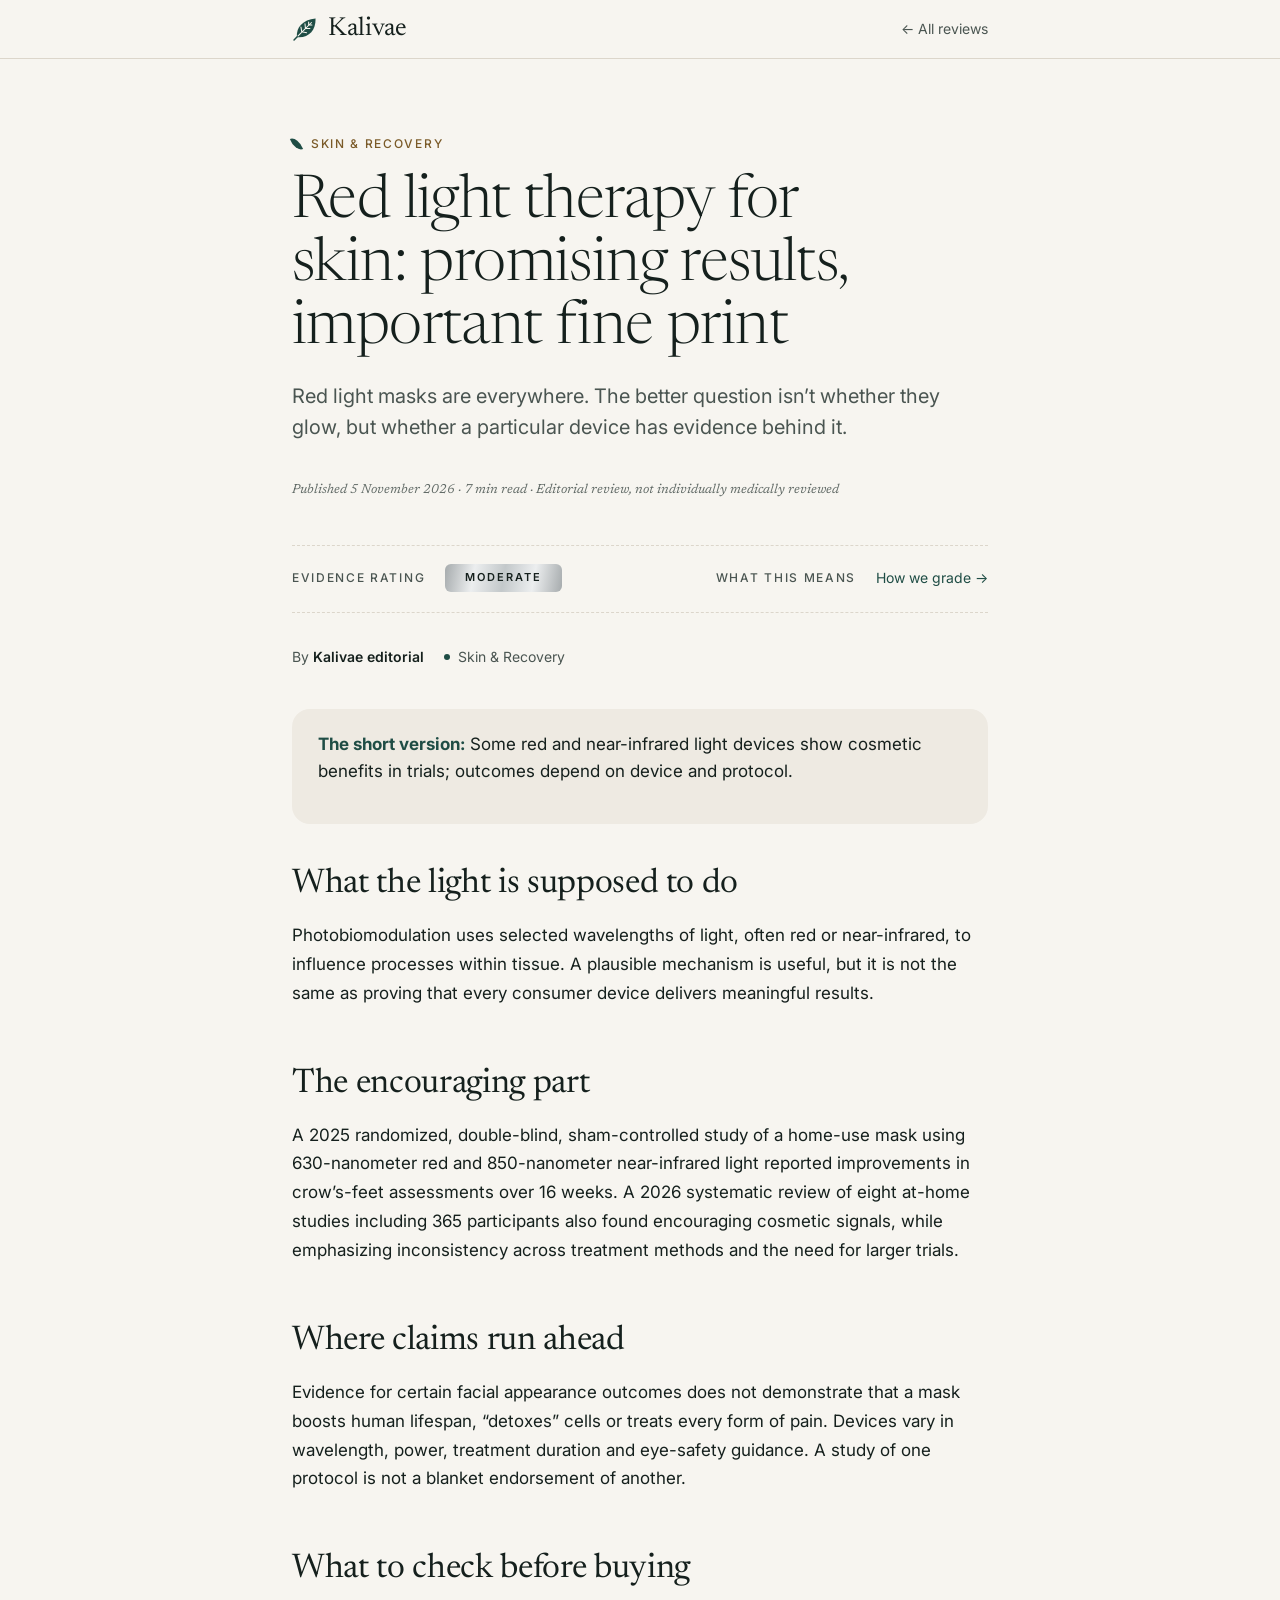
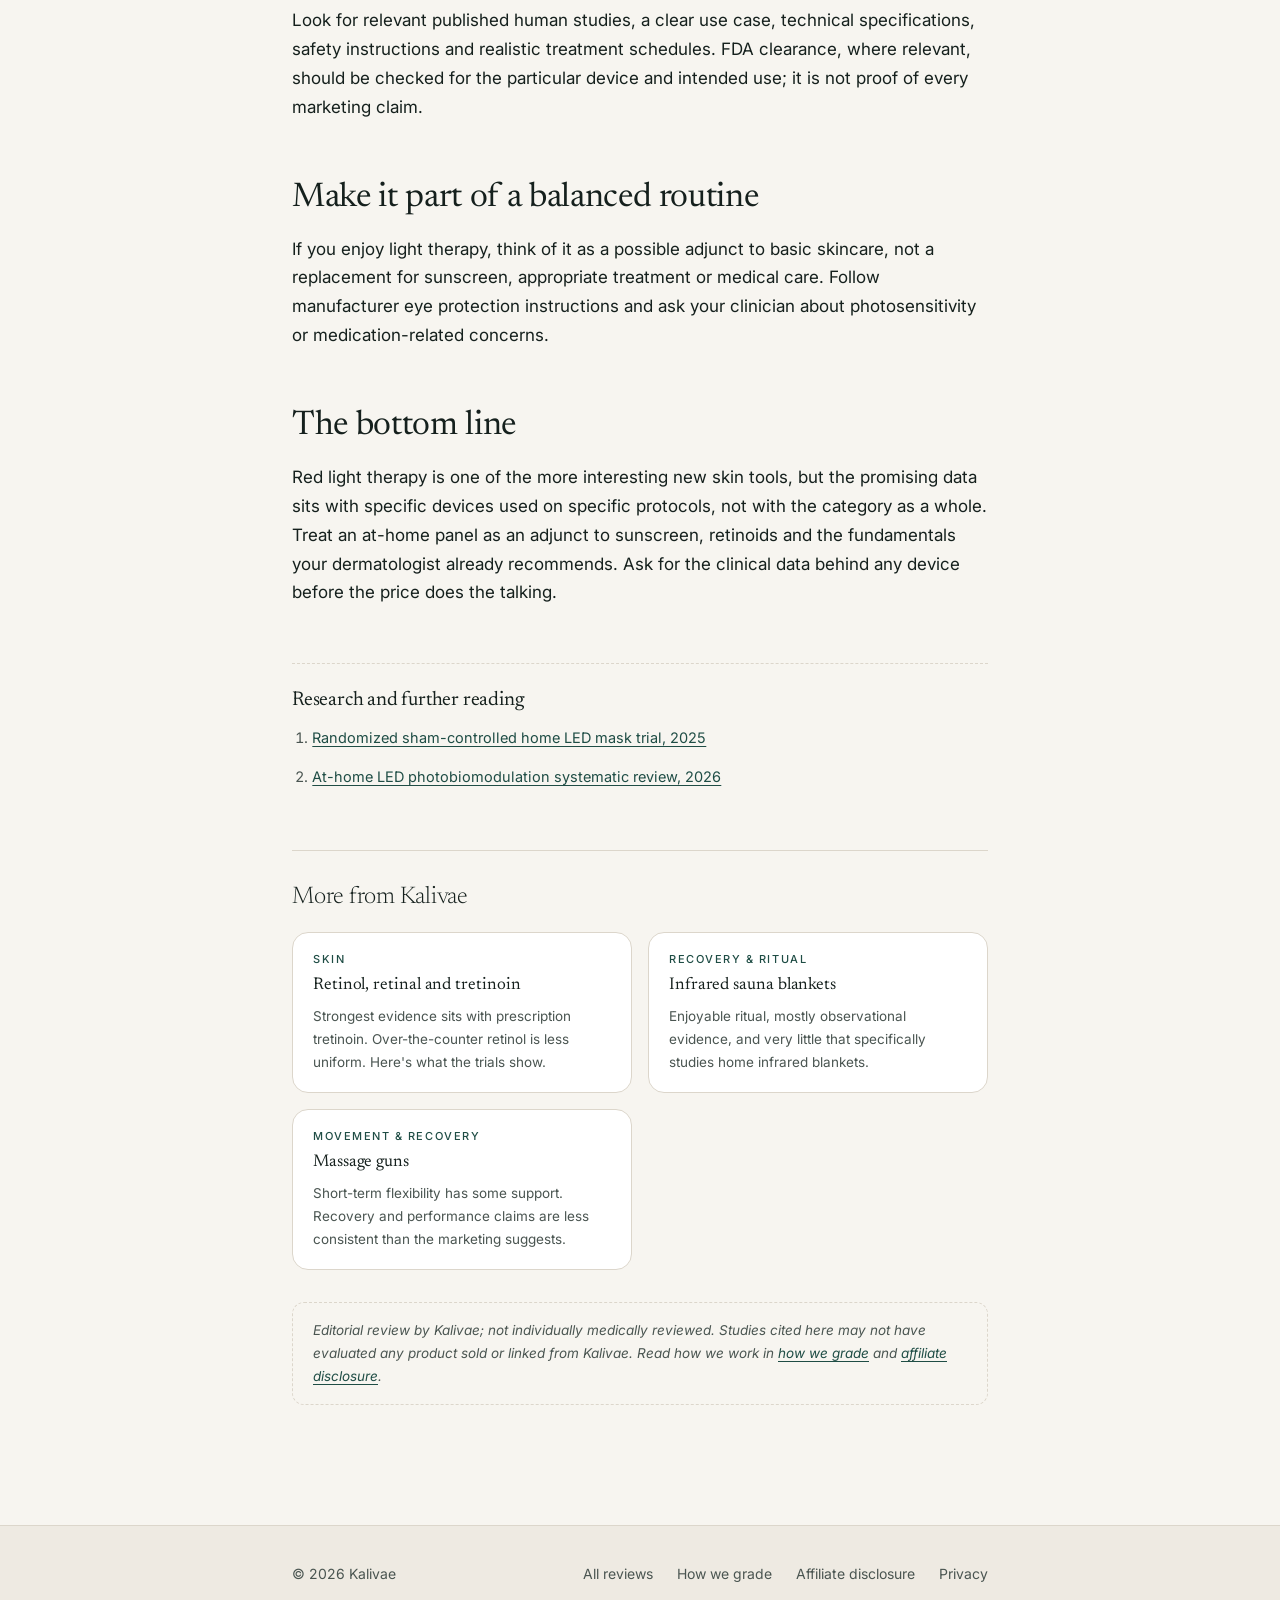
<file: reviews/red-light.html>
<!doctype html>
<html lang="en">
<head>
  <meta charset="utf-8">
  <meta name="viewport" content="width=device-width,initial-scale=1,viewport-fit=cover">
  <title>Red light therapy for skin: promising results, important fine print · Kalivae</title>
  <meta name="description" content="Red light masks are everywhere. Whether a specific device has published human evidence is a better question than whether it glows.">
  <meta name="theme-color" content="#F7F5F0">
  <link rel="canonical" href="https://www.kalivae.com/reviews/red-light.html">
  <meta property="og:type" content="article">
  <meta property="og:title" content="Red light therapy for skin: promising results, important fine print">
  <meta property="og:description" content="Red light masks are everywhere. Whether a specific device has published human evidence is a better question than whether it glows.">
  <meta property="og:url" content="https://www.kalivae.com/reviews/red-light.html">
  <meta property="og:site_name" content="Kalivae">
  <meta property="article:published_time" content="2026-11-05">
  <meta property="article:section" content="Skin &amp; Recovery">
  <meta name="twitter:card" content="summary_large_image">
  <meta name="twitter:title" content="Red light therapy for skin: promising results, important fine print">
  <meta name="twitter:description" content="Red light masks are everywhere. Whether a specific device has published human evidence is a better question than whether it glows.">
  <script type="application/ld+json">
  {
    "@context": "https://schema.org",
    "@type": "Article",
    "headline": "Red light therapy for skin: promising results, important fine print",
    "description": "Red light masks are everywhere. Whether a specific device has published human evidence is a better question than whether it glows.",
    "author": { "@type": "Organization", "name": "Kalivae Editorial" },
    "publisher": { "@type": "Organization", "name": "Kalivae" },
    "datePublished": "2026-11-05",
    "mainEntityOfPage": "https://www.kalivae.com/reviews/red-light.html"
  }
  </script>
  <link rel="preconnect" href="https://fonts.googleapis.com">
  <link rel="preconnect" href="https://fonts.gstatic.com" crossorigin>
  <link href="https://fonts.googleapis.com/css2?family=Inter:wght@400;500;600&family=Newsreader:ital,opsz,wght@0,6..72,300;0,6..72,400;1,6..72,300;1,6..72,400&display=swap" rel="stylesheet">
  <link rel="stylesheet" href="../page.css">
  <link rel="stylesheet" href="reviews.css">
</head>
<body>
  <header class="top">
    <div class="wrap">
      <a class="logo" href="/" aria-label="Kalivae home">
        <svg viewBox="0 0 32 32" aria-hidden="true"><path class="mark-stem" d="M7 25L2.5 29.5"/><path class="mark-a" d="M6 26C5 14 13 4.5 29 3C29.5 18 20 27.5 6 26Z"/><path class="mark-b" d="M7.5 24.5L24 8M12 19.5L11 13.5M12 19.5L18 20.5M16.5 15L16 9.5M16.5 15L22 15.5M20.5 11L20.5 7.5M20.5 11L24.5 11"/></svg>
        <span>Kalivae</span>
      </a>
      <a class="back" href="/reviews/">← All reviews</a>
    </div>
  </header>

  <main>
    <div class="wrap">
      <span class="eyebrow">Skin &amp; Recovery</span>
      <h1>Red light therapy for skin: promising results, important fine print</h1>
      <p class="lede">Red light masks are everywhere. The better question isn&rsquo;t whether they glow, but whether a particular device has evidence behind it.</p>
      <span class="updated">Published 5 November 2026 · 7 min read · Editorial review, not individually medically reviewed</span>

      <div class="rating-row">
        <span class="r-label">Evidence rating</span>
        <span class="grade grade--moderate">Moderate</span>
        <span class="r-label" style="margin-left:auto">What this means</span>
        <a href="../methodology.html" class="back" style="color:var(--brand)">How we grade →</a>
      </div>

      <div class="meta-row">
        <span>By <strong>Kalivae editorial</strong></span>
        <span class="article-tag">Skin &amp; Recovery</span>
      </div>

      <section class="takeaway" aria-label="The short version">
        <p><strong>The short version:</strong> Some red and near-infrared light devices show cosmetic benefits in trials; outcomes depend on device and protocol.</p>
      </section>

      <h2 id="what-the-light-is-supposed-to-do">What the light is supposed to do</h2>
<p>Photobiomodulation uses selected wavelengths of light, often red or near-infrared, to influence processes within tissue. A plausible mechanism is useful, but it is not the same as proving that every consumer device delivers meaningful results.</p>
<h2 id="the-encouraging-part">The encouraging part</h2>
<p>A 2025 randomized, double-blind, sham-controlled study of a home-use mask using 630-nanometer red and 850-nanometer near-infrared light reported improvements in crow&rsquo;s-feet assessments over 16 weeks. A 2026 systematic review of eight at-home studies including 365 participants also found encouraging cosmetic signals, while emphasizing inconsistency across treatment methods and the need for larger trials.</p>
<h2 id="where-claims-run-ahead">Where claims run ahead</h2>
<p>Evidence for certain facial appearance outcomes does not demonstrate that a mask boosts human lifespan, &ldquo;detoxes&rdquo; cells or treats every form of pain. Devices vary in wavelength, power, treatment duration and eye-safety guidance. A study of one protocol is not a blanket endorsement of another.</p>
<h2 id="what-to-check-before-buying">What to check before buying</h2>
<p>Look for relevant published human studies, a clear use case, technical specifications, safety instructions and realistic treatment schedules. FDA clearance, where relevant, should be checked for the particular device and intended use; it is not proof of every marketing claim.</p>
<h2 id="make-it-part-of-a-balanced-routine">Make it part of a balanced routine</h2>
<p>If you enjoy light therapy, think of it as a possible adjunct to basic skincare, not a replacement for sunscreen, appropriate treatment or medical care. Follow manufacturer eye protection instructions and ask your clinician about photosensitivity or medication-related concerns.</p>
<h2 id="the-bottom-line">The bottom line</h2>
<p>Red light therapy is one of the more interesting new skin tools, but the promising data sits with specific devices used on specific protocols, not with the category as a whole. Treat an at-home panel as an adjunct to sunscreen, retinoids and the fundamentals your dermatologist already recommends. Ask for the clinical data behind any device before the price does the talking.</p>

      <section class="refs" aria-labelledby="refs-h"><h2 id="refs-h">Research and further reading</h2><ol>
<li><a href="https://pubmed.ncbi.nlm.nih.gov/39960921/" target="_blank" rel="noopener">Randomized sham-controlled home LED mask trial, 2025</a></li>
<li><a href="https://pubmed.ncbi.nlm.nih.gov/42875609/" target="_blank" rel="noopener">At-home LED photobiomodulation systematic review, 2026</a></li>
</ol></section>

      <section class="related" aria-labelledby="related-h">
        <h2 id="related-h">More from Kalivae</h2>
        <div class="related-grid">
          <a class="rel-card" href="retinoids.html">
            <span class="r-cat">Skin</span>
            <h3>Retinol, retinal and tretinoin</h3>
            <p>Strongest evidence sits with prescription tretinoin. Over-the-counter retinol is less uniform. Here's what the trials show.</p>
          </a>
<a class="rel-card" href="sauna.html">
            <span class="r-cat">Recovery & Ritual</span>
            <h3>Infrared sauna blankets</h3>
            <p>Enjoyable ritual, mostly observational evidence, and very little that specifically studies home infrared blankets.</p>
          </a>
<a class="rel-card" href="massage.html">
            <span class="r-cat">Movement & Recovery</span>
            <h3>Massage guns</h3>
            <p>Short-term flexibility has some support. Recovery and performance claims are less consistent than the marketing suggests.</p>
          </a>
        </div>
      </section>

      <aside class="editorial-note">
        <p>Editorial review by Kalivae; not individually medically reviewed. Studies cited here may not have evaluated any product sold or linked from Kalivae. Read how we work in <a href="../methodology.html">how we grade</a> and <a href="../affiliate-disclosure.html">affiliate disclosure</a>.</p>
      </aside>
    </div>
  </main>

  <footer class="foot">
    <div class="wrap">
      <span>© 2026 Kalivae</span>
      <div class="foot-links">
        <a href="/reviews/">All reviews</a>
        <a href="../methodology.html">How we grade</a>
        <a href="../affiliate-disclosure.html">Affiliate disclosure</a>
        <a href="../privacy.html">Privacy</a>
      </div>
    </div>
  </footer>
</body>
</html>
</file>
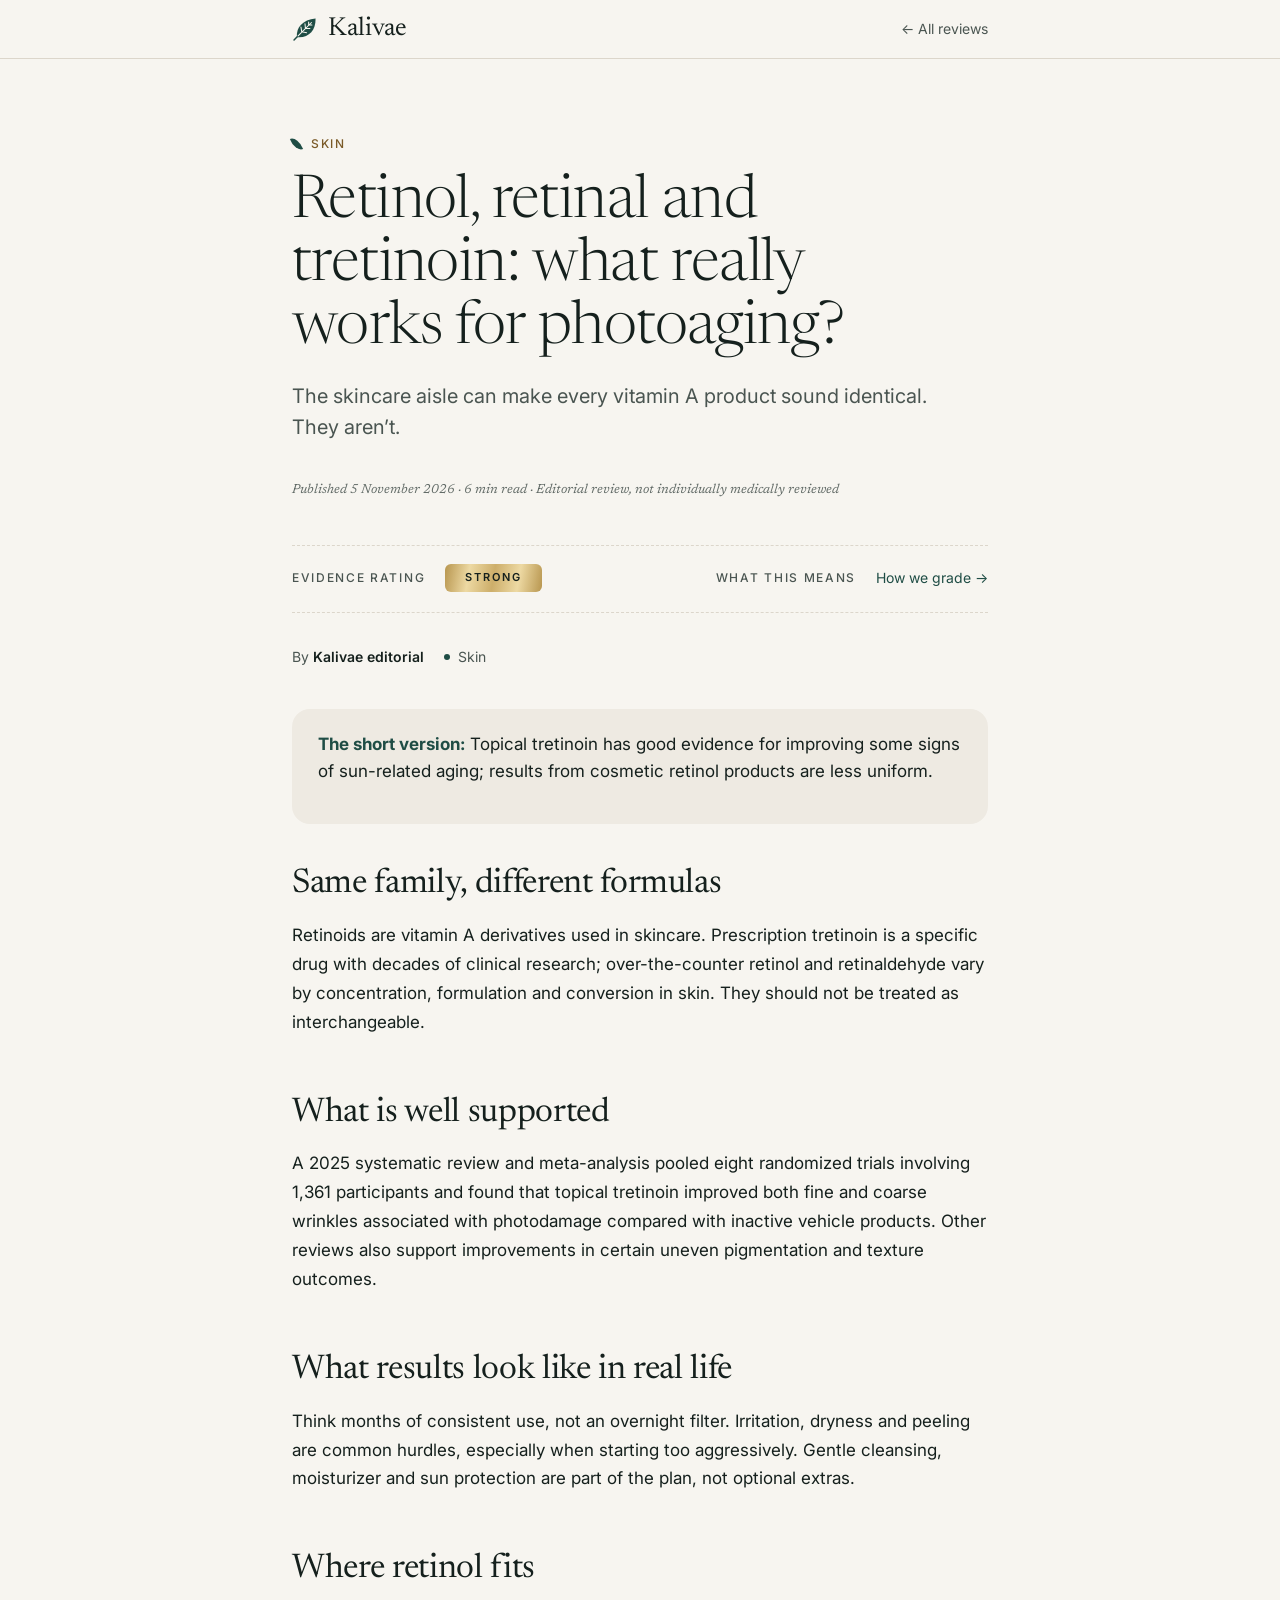
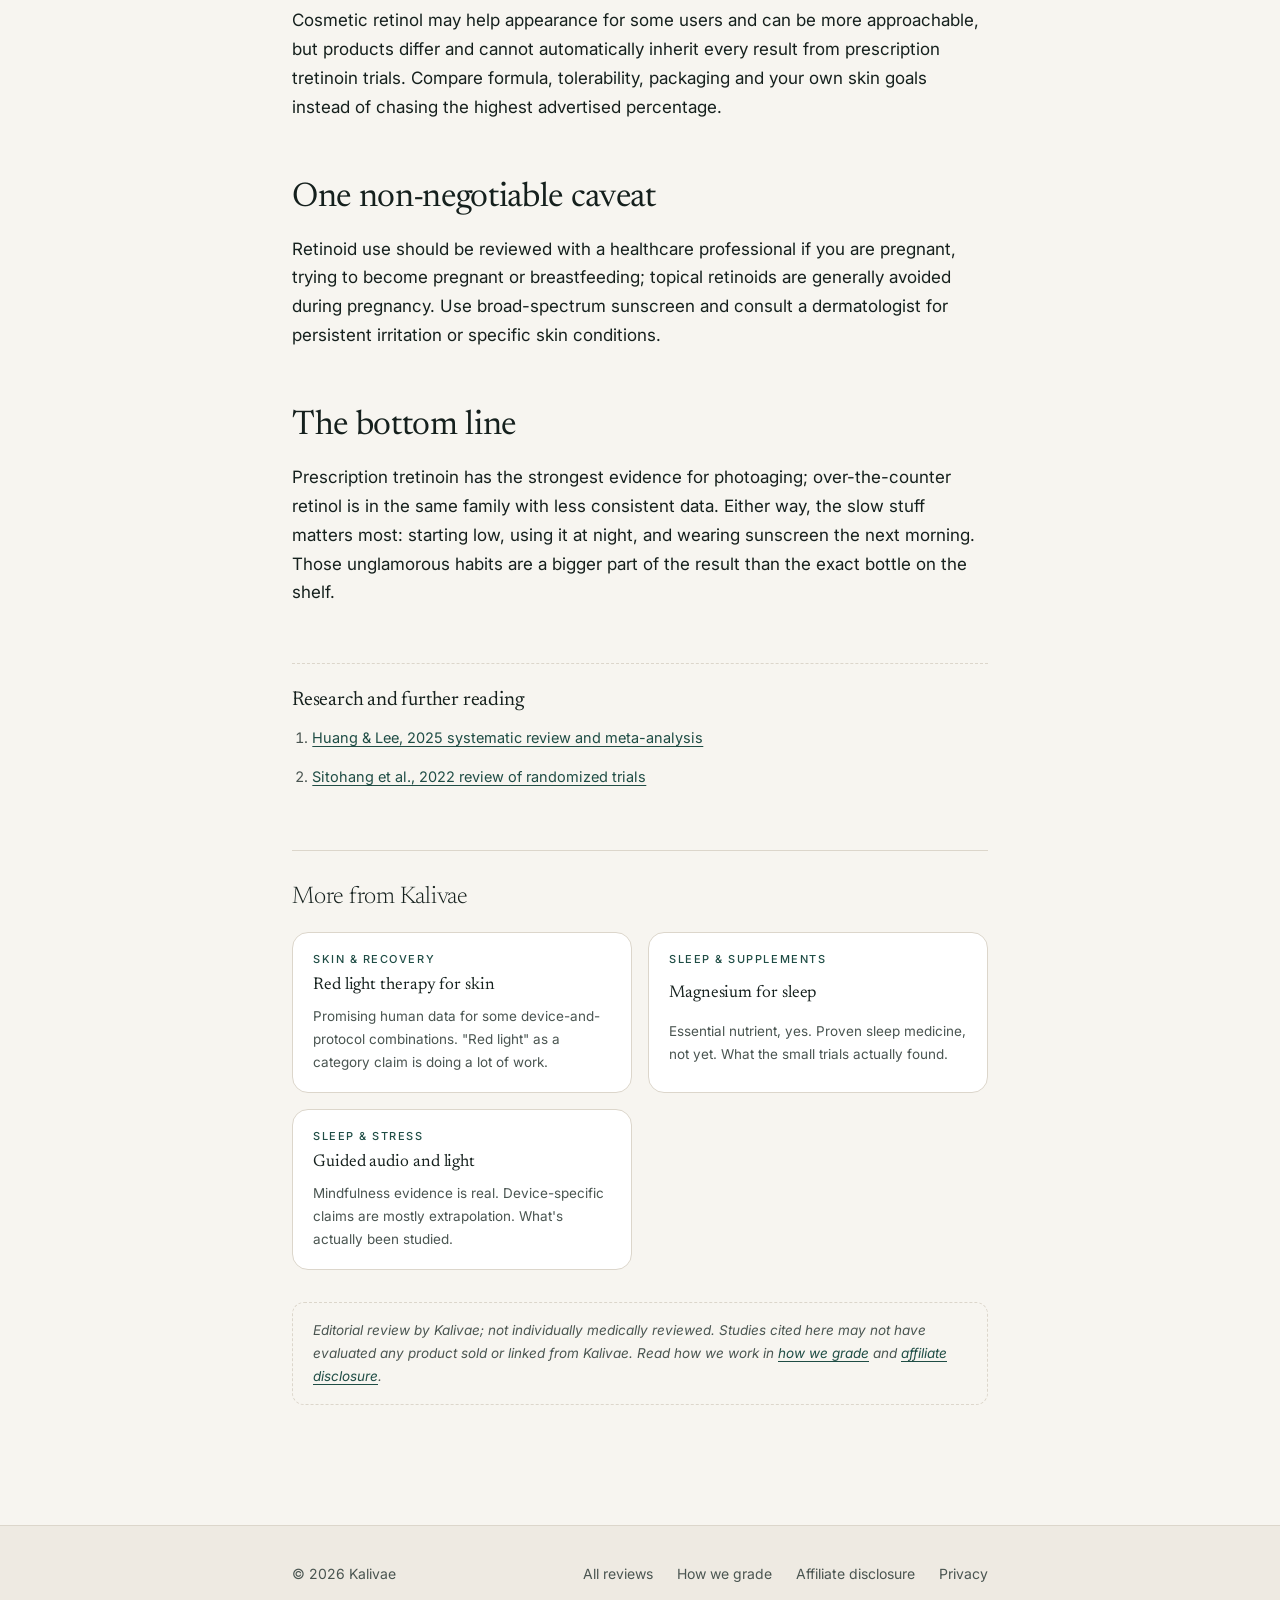
<file: reviews/retinoids.html>
<!doctype html>
<html lang="en">
<head>
  <meta charset="utf-8">
  <meta name="viewport" content="width=device-width,initial-scale=1,viewport-fit=cover">
  <title>Retinol, retinal and tretinoin: what really works for photoaging? · Kalivae</title>
  <meta name="description" content="The skincare aisle makes every vitamin A product sound identical. The research is clear about which ones have the strongest evidence.">
  <meta name="theme-color" content="#F7F5F0">
  <link rel="canonical" href="https://www.kalivae.com/reviews/retinoids.html">
  <meta property="og:type" content="article">
  <meta property="og:title" content="Retinol, retinal and tretinoin: what really works for photoaging?">
  <meta property="og:description" content="The skincare aisle makes every vitamin A product sound identical. The research is clear about which ones have the strongest evidence.">
  <meta property="og:url" content="https://www.kalivae.com/reviews/retinoids.html">
  <meta property="og:site_name" content="Kalivae">
  <meta property="article:published_time" content="2026-11-05">
  <meta property="article:section" content="Skin">
  <meta name="twitter:card" content="summary_large_image">
  <meta name="twitter:title" content="Retinol, retinal and tretinoin: what really works for photoaging?">
  <meta name="twitter:description" content="The skincare aisle makes every vitamin A product sound identical. The research is clear about which ones have the strongest evidence.">
  <script type="application/ld+json">
  {
    "@context": "https://schema.org",
    "@type": "Article",
    "headline": "Retinol, retinal and tretinoin: what really works for photoaging?",
    "description": "The skincare aisle makes every vitamin A product sound identical. The research is clear about which ones have the strongest evidence.",
    "author": { "@type": "Organization", "name": "Kalivae Editorial" },
    "publisher": { "@type": "Organization", "name": "Kalivae" },
    "datePublished": "2026-11-05",
    "mainEntityOfPage": "https://www.kalivae.com/reviews/retinoids.html"
  }
  </script>
  <link rel="preconnect" href="https://fonts.googleapis.com">
  <link rel="preconnect" href="https://fonts.gstatic.com" crossorigin>
  <link href="https://fonts.googleapis.com/css2?family=Inter:wght@400;500;600&family=Newsreader:ital,opsz,wght@0,6..72,300;0,6..72,400;1,6..72,300;1,6..72,400&display=swap" rel="stylesheet">
  <link rel="stylesheet" href="../page.css">
  <link rel="stylesheet" href="reviews.css">
</head>
<body>
  <header class="top">
    <div class="wrap">
      <a class="logo" href="/" aria-label="Kalivae home">
        <svg viewBox="0 0 32 32" aria-hidden="true"><path class="mark-stem" d="M7 25L2.5 29.5"/><path class="mark-a" d="M6 26C5 14 13 4.5 29 3C29.5 18 20 27.5 6 26Z"/><path class="mark-b" d="M7.5 24.5L24 8M12 19.5L11 13.5M12 19.5L18 20.5M16.5 15L16 9.5M16.5 15L22 15.5M20.5 11L20.5 7.5M20.5 11L24.5 11"/></svg>
        <span>Kalivae</span>
      </a>
      <a class="back" href="/reviews/">← All reviews</a>
    </div>
  </header>

  <main>
    <div class="wrap">
      <span class="eyebrow">Skin</span>
      <h1>Retinol, retinal and tretinoin: what really works for photoaging?</h1>
      <p class="lede">The skincare aisle can make every vitamin A product sound identical. They aren&rsquo;t.</p>
      <span class="updated">Published 5 November 2026 · 6 min read · Editorial review, not individually medically reviewed</span>

      <div class="rating-row">
        <span class="r-label">Evidence rating</span>
        <span class="grade grade--strong">Strong</span>
        <span class="r-label" style="margin-left:auto">What this means</span>
        <a href="../methodology.html" class="back" style="color:var(--brand)">How we grade →</a>
      </div>

      <div class="meta-row">
        <span>By <strong>Kalivae editorial</strong></span>
        <span class="article-tag">Skin</span>
      </div>

      <section class="takeaway" aria-label="The short version">
        <p><strong>The short version:</strong> Topical tretinoin has good evidence for improving some signs of sun-related aging; results from cosmetic retinol products are less uniform.</p>
      </section>

      <h2 id="same-family-different-formulas">Same family, different formulas</h2>
<p>Retinoids are vitamin A derivatives used in skincare. Prescription tretinoin is a specific drug with decades of clinical research; over-the-counter retinol and retinaldehyde vary by concentration, formulation and conversion in skin. They should not be treated as interchangeable.</p>
<h2 id="what-is-well-supported">What is well supported</h2>
<p>A 2025 systematic review and meta-analysis pooled eight randomized trials involving 1,361 participants and found that topical tretinoin improved both fine and coarse wrinkles associated with photodamage compared with inactive vehicle products. Other reviews also support improvements in certain uneven pigmentation and texture outcomes.</p>
<h2 id="what-results-look-like-in-real-life">What results look like in real life</h2>
<p>Think months of consistent use, not an overnight filter. Irritation, dryness and peeling are common hurdles, especially when starting too aggressively. Gentle cleansing, moisturizer and sun protection are part of the plan, not optional extras.</p>
<h2 id="where-retinol-fits">Where retinol fits</h2>
<p>Cosmetic retinol may help appearance for some users and can be more approachable, but products differ and cannot automatically inherit every result from prescription tretinoin trials. Compare formula, tolerability, packaging and your own skin goals instead of chasing the highest advertised percentage.</p>
<h2 id="one-non-negotiable-caveat">One non-negotiable caveat</h2>
<p>Retinoid use should be reviewed with a healthcare professional if you are pregnant, trying to become pregnant or breastfeeding; topical retinoids are generally avoided during pregnancy. Use broad-spectrum sunscreen and consult a dermatologist for persistent irritation or specific skin conditions.</p>
<h2 id="the-bottom-line">The bottom line</h2>
<p>Prescription tretinoin has the strongest evidence for photoaging; over-the-counter retinol is in the same family with less consistent data. Either way, the slow stuff matters most: starting low, using it at night, and wearing sunscreen the next morning. Those unglamorous habits are a bigger part of the result than the exact bottle on the shelf.</p>

      <section class="refs" aria-labelledby="refs-h"><h2 id="refs-h">Research and further reading</h2><ol>
<li><a href="https://pubmed.ncbi.nlm.nih.gov/41236273/" target="_blank" rel="noopener">Huang &amp; Lee, 2025 systematic review and meta-analysis</a></li>
<li><a href="https://pubmed.ncbi.nlm.nih.gov/35620028/" target="_blank" rel="noopener">Sitohang et al., 2022 review of randomized trials</a></li>
</ol></section>

      <section class="related" aria-labelledby="related-h">
        <h2 id="related-h">More from Kalivae</h2>
        <div class="related-grid">
          <a class="rel-card" href="red-light.html">
            <span class="r-cat">Skin & Recovery</span>
            <h3>Red light therapy for skin</h3>
            <p>Promising human data for some device-and-protocol combinations. "Red light" as a category claim is doing a lot of work.</p>
          </a>
<a class="rel-card" href="magnesium.html">
            <span class="r-cat">Sleep & Supplements</span>
            <h3>Magnesium for sleep</h3>
            <p>Essential nutrient, yes. Proven sleep medicine, not yet. What the small trials actually found.</p>
          </a>
<a class="rel-card" href="guided-relaxation.html">
            <span class="r-cat">Sleep & Stress</span>
            <h3>Guided audio and light</h3>
            <p>Mindfulness evidence is real. Device-specific claims are mostly extrapolation. What's actually been studied.</p>
          </a>
        </div>
      </section>

      <aside class="editorial-note">
        <p>Editorial review by Kalivae; not individually medically reviewed. Studies cited here may not have evaluated any product sold or linked from Kalivae. Read how we work in <a href="../methodology.html">how we grade</a> and <a href="../affiliate-disclosure.html">affiliate disclosure</a>.</p>
      </aside>
    </div>
  </main>

  <footer class="foot">
    <div class="wrap">
      <span>© 2026 Kalivae</span>
      <div class="foot-links">
        <a href="/reviews/">All reviews</a>
        <a href="../methodology.html">How we grade</a>
        <a href="../affiliate-disclosure.html">Affiliate disclosure</a>
        <a href="../privacy.html">Privacy</a>
      </div>
    </div>
  </footer>
</body>
</html>
</file>
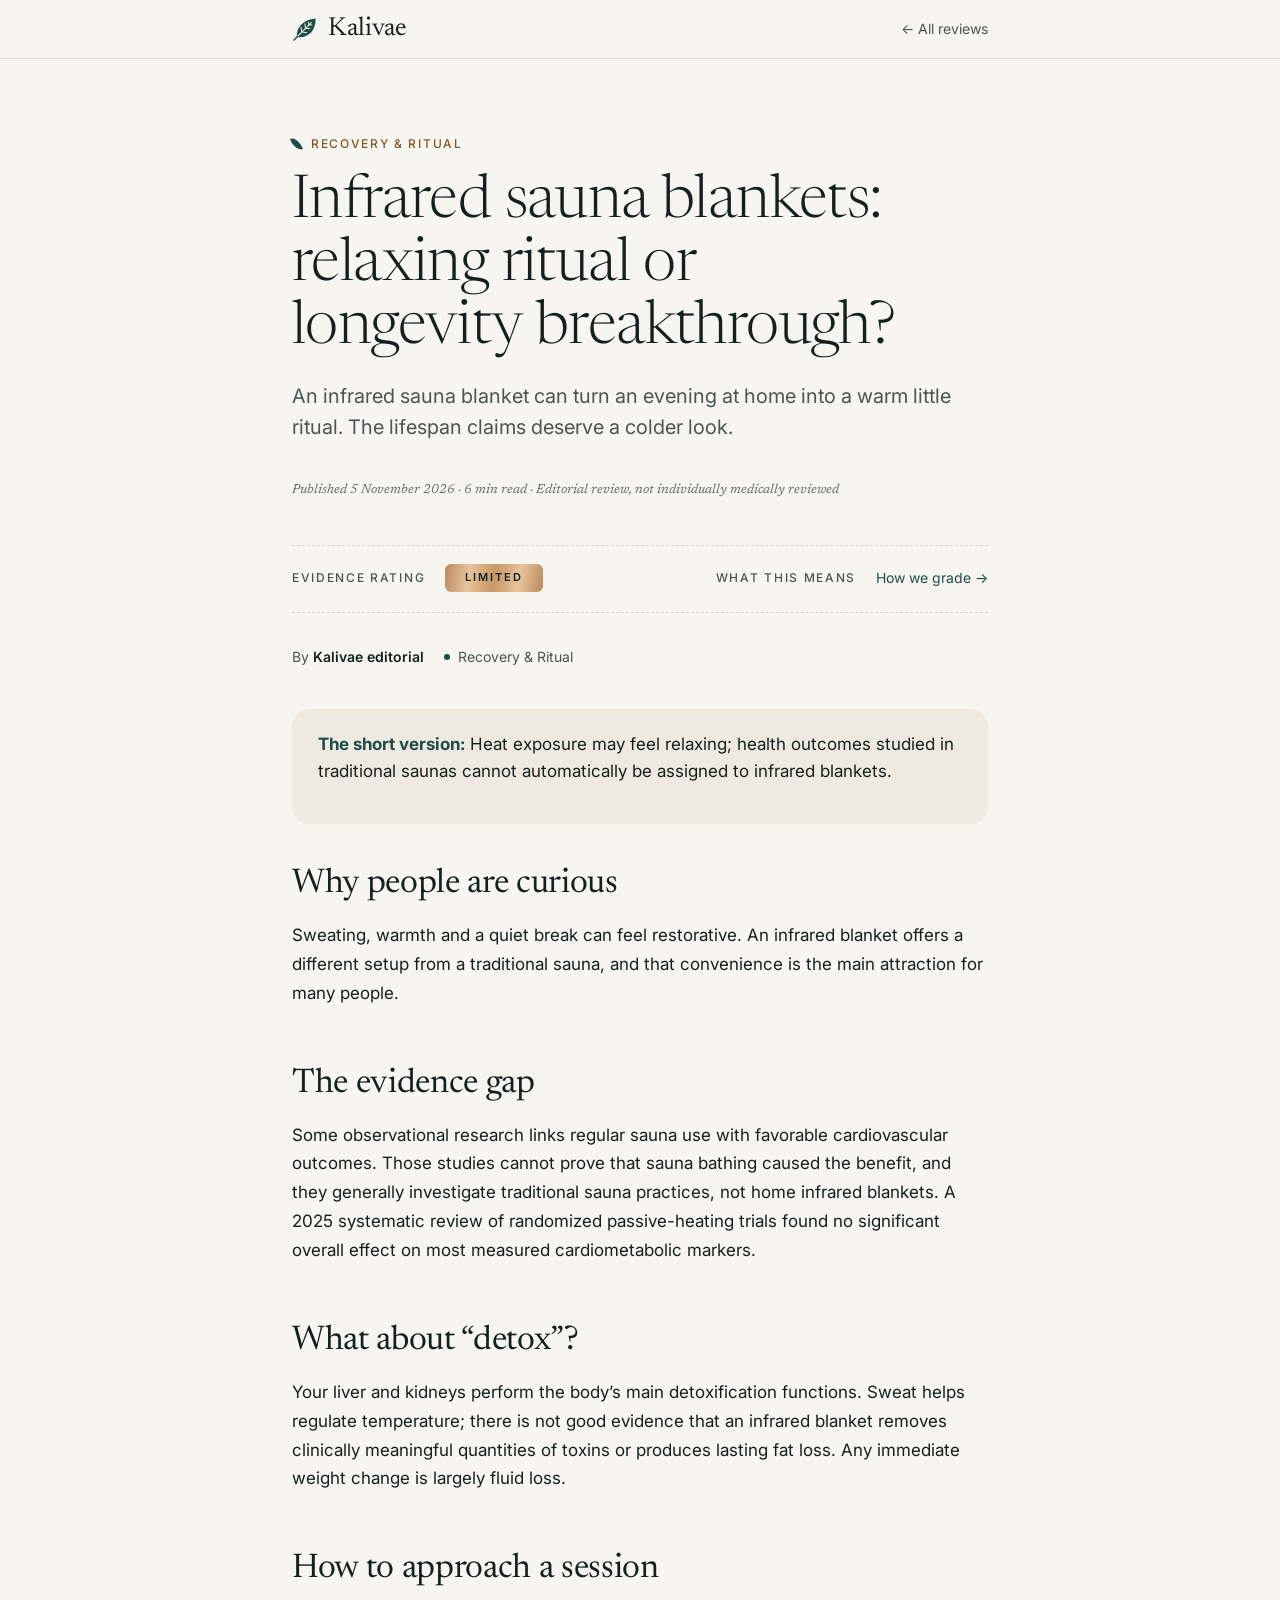
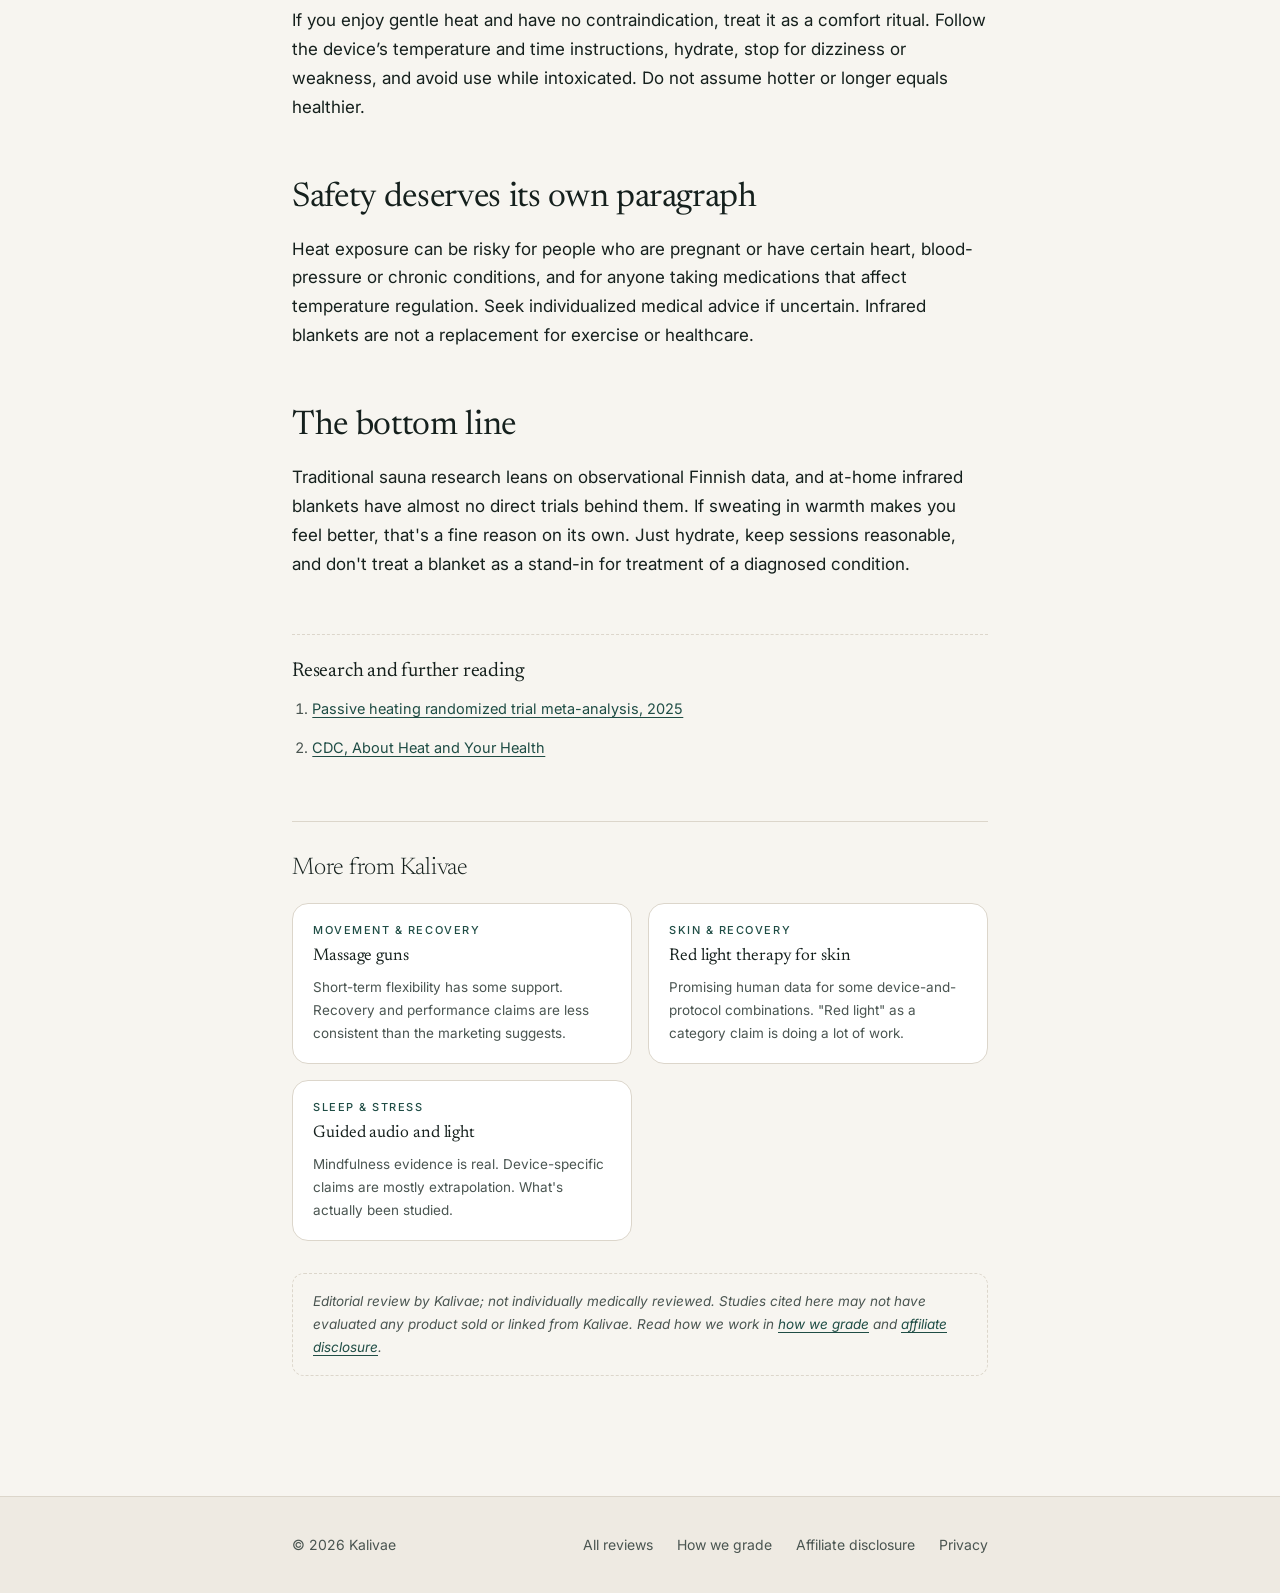
<file: reviews/sauna.html>
<!doctype html>
<html lang="en">
<head>
  <meta charset="utf-8">
  <meta name="viewport" content="width=device-width,initial-scale=1,viewport-fit=cover">
  <title>Infrared sauna blankets: relaxing ritual or longevity breakthrough? · Kalivae</title>
  <meta name="description" content="Heat exposure can be a lovely ritual. The longevity claims attached to home infrared blankets go well past the evidence.">
  <meta name="theme-color" content="#F7F5F0">
  <link rel="canonical" href="https://www.kalivae.com/reviews/sauna.html">
  <meta property="og:type" content="article">
  <meta property="og:title" content="Infrared sauna blankets: relaxing ritual or longevity breakthrough?">
  <meta property="og:description" content="Heat exposure can be a lovely ritual. The longevity claims attached to home infrared blankets go well past the evidence.">
  <meta property="og:url" content="https://www.kalivae.com/reviews/sauna.html">
  <meta property="og:site_name" content="Kalivae">
  <meta property="article:published_time" content="2026-11-05">
  <meta property="article:section" content="Recovery &amp; Ritual">
  <meta name="twitter:card" content="summary_large_image">
  <meta name="twitter:title" content="Infrared sauna blankets: relaxing ritual or longevity breakthrough?">
  <meta name="twitter:description" content="Heat exposure can be a lovely ritual. The longevity claims attached to home infrared blankets go well past the evidence.">
  <script type="application/ld+json">
  {
    "@context": "https://schema.org",
    "@type": "Article",
    "headline": "Infrared sauna blankets: relaxing ritual or longevity breakthrough?",
    "description": "Heat exposure can be a lovely ritual. The longevity claims attached to home infrared blankets go well past the evidence.",
    "author": { "@type": "Organization", "name": "Kalivae Editorial" },
    "publisher": { "@type": "Organization", "name": "Kalivae" },
    "datePublished": "2026-11-05",
    "mainEntityOfPage": "https://www.kalivae.com/reviews/sauna.html"
  }
  </script>
  <link rel="preconnect" href="https://fonts.googleapis.com">
  <link rel="preconnect" href="https://fonts.gstatic.com" crossorigin>
  <link href="https://fonts.googleapis.com/css2?family=Inter:wght@400;500;600&family=Newsreader:ital,opsz,wght@0,6..72,300;0,6..72,400;1,6..72,300;1,6..72,400&display=swap" rel="stylesheet">
  <link rel="stylesheet" href="../page.css">
  <link rel="stylesheet" href="reviews.css">
</head>
<body>
  <header class="top">
    <div class="wrap">
      <a class="logo" href="/" aria-label="Kalivae home">
        <svg viewBox="0 0 32 32" aria-hidden="true"><path class="mark-stem" d="M7 25L2.5 29.5"/><path class="mark-a" d="M6 26C5 14 13 4.5 29 3C29.5 18 20 27.5 6 26Z"/><path class="mark-b" d="M7.5 24.5L24 8M12 19.5L11 13.5M12 19.5L18 20.5M16.5 15L16 9.5M16.5 15L22 15.5M20.5 11L20.5 7.5M20.5 11L24.5 11"/></svg>
        <span>Kalivae</span>
      </a>
      <a class="back" href="/reviews/">← All reviews</a>
    </div>
  </header>

  <main>
    <div class="wrap">
      <span class="eyebrow">Recovery &amp; Ritual</span>
      <h1>Infrared sauna blankets: relaxing ritual or longevity breakthrough?</h1>
      <p class="lede">An infrared sauna blanket can turn an evening at home into a warm little ritual. The lifespan claims deserve a colder look.</p>
      <span class="updated">Published 5 November 2026 · 6 min read · Editorial review, not individually medically reviewed</span>

      <div class="rating-row">
        <span class="r-label">Evidence rating</span>
        <span class="grade grade--limited">Limited</span>
        <span class="r-label" style="margin-left:auto">What this means</span>
        <a href="../methodology.html" class="back" style="color:var(--brand)">How we grade →</a>
      </div>

      <div class="meta-row">
        <span>By <strong>Kalivae editorial</strong></span>
        <span class="article-tag">Recovery &amp; Ritual</span>
      </div>

      <section class="takeaway" aria-label="The short version">
        <p><strong>The short version:</strong> Heat exposure may feel relaxing; health outcomes studied in traditional saunas cannot automatically be assigned to infrared blankets.</p>
      </section>

      <h2 id="why-people-are-curious">Why people are curious</h2>
<p>Sweating, warmth and a quiet break can feel restorative. An infrared blanket offers a different setup from a traditional sauna, and that convenience is the main attraction for many people.</p>
<h2 id="the-evidence-gap">The evidence gap</h2>
<p>Some observational research links regular sauna use with favorable cardiovascular outcomes. Those studies cannot prove that sauna bathing caused the benefit, and they generally investigate traditional sauna practices, not home infrared blankets. A 2025 systematic review of randomized passive-heating trials found no significant overall effect on most measured cardiometabolic markers.</p>
<h2 id="what-about-detox">What about &ldquo;detox&rdquo;?</h2>
<p>Your liver and kidneys perform the body&rsquo;s main detoxification functions. Sweat helps regulate temperature; there is not good evidence that an infrared blanket removes clinically meaningful quantities of toxins or produces lasting fat loss. Any immediate weight change is largely fluid loss.</p>
<h2 id="how-to-approach-a-session">How to approach a session</h2>
<p>If you enjoy gentle heat and have no contraindication, treat it as a comfort ritual. Follow the device&rsquo;s temperature and time instructions, hydrate, stop for dizziness or weakness, and avoid use while intoxicated. Do not assume hotter or longer equals healthier.</p>
<h2 id="safety-deserves-its-own-paragraph">Safety deserves its own paragraph</h2>
<p>Heat exposure can be risky for people who are pregnant or have certain heart, blood-pressure or chronic conditions, and for anyone taking medications that affect temperature regulation. Seek individualized medical advice if uncertain. Infrared blankets are not a replacement for exercise or healthcare.</p>
<h2 id="the-bottom-line">The bottom line</h2>
<p>Traditional sauna research leans on observational Finnish data, and at-home infrared blankets have almost no direct trials behind them. If sweating in warmth makes you feel better, that's a fine reason on its own. Just hydrate, keep sessions reasonable, and don't treat a blanket as a stand-in for treatment of a diagnosed condition.</p>

      <section class="refs" aria-labelledby="refs-h"><h2 id="refs-h">Research and further reading</h2><ol>
<li><a href="https://pubmed.ncbi.nlm.nih.gov/41049507/" target="_blank" rel="noopener">Passive heating randomized trial meta-analysis, 2025</a></li>
<li><a href="https://www.cdc.gov/heat-health/about/index.html" target="_blank" rel="noopener">CDC, About Heat and Your Health</a></li>
</ol></section>

      <section class="related" aria-labelledby="related-h">
        <h2 id="related-h">More from Kalivae</h2>
        <div class="related-grid">
          <a class="rel-card" href="massage.html">
            <span class="r-cat">Movement & Recovery</span>
            <h3>Massage guns</h3>
            <p>Short-term flexibility has some support. Recovery and performance claims are less consistent than the marketing suggests.</p>
          </a>
<a class="rel-card" href="red-light.html">
            <span class="r-cat">Skin & Recovery</span>
            <h3>Red light therapy for skin</h3>
            <p>Promising human data for some device-and-protocol combinations. "Red light" as a category claim is doing a lot of work.</p>
          </a>
<a class="rel-card" href="guided-relaxation.html">
            <span class="r-cat">Sleep & Stress</span>
            <h3>Guided audio and light</h3>
            <p>Mindfulness evidence is real. Device-specific claims are mostly extrapolation. What's actually been studied.</p>
          </a>
        </div>
      </section>

      <aside class="editorial-note">
        <p>Editorial review by Kalivae; not individually medically reviewed. Studies cited here may not have evaluated any product sold or linked from Kalivae. Read how we work in <a href="../methodology.html">how we grade</a> and <a href="../affiliate-disclosure.html">affiliate disclosure</a>.</p>
      </aside>
    </div>
  </main>

  <footer class="foot">
    <div class="wrap">
      <span>© 2026 Kalivae</span>
      <div class="foot-links">
        <a href="/reviews/">All reviews</a>
        <a href="../methodology.html">How we grade</a>
        <a href="../affiliate-disclosure.html">Affiliate disclosure</a>
        <a href="../privacy.html">Privacy</a>
      </div>
    </div>
  </footer>
</body>
</html>
</file>
<file: page.css>
/* Simple article-style page layout shared by /privacy.html,
   /affiliate-disclosure.html, /methodology.html. Uses the same
   color tokens and typefaces as the homepage for brand continuity. */
:root {
  --bg: #F7F5F0;
  --raised: #FFFFFF;
  --sunken: #EEEAE2;
  --ink: #15201D;
  --muted: #4A5551;
  --subtle: #626B67;
  --line: #DCD6CB;
  --brand: #1F4D45;
  --brand-hover: #173B35;
  --sage: #DDE7E1;
  --brass-ink: #7A5A28;
  --focus: #2F6F8F;
  --serif: "Newsreader", "Source Serif 4", Georgia, serif;
  --sans: "Inter", "Helvetica Neue", Arial, sans-serif;
  color-scheme: light;
}
*, *::before, *::after { box-sizing: border-box; }
body { margin: 0; background: var(--bg); color: var(--ink); font: 400 17px/1.7 var(--sans); -webkit-font-smoothing: antialiased; }
a { color: var(--brand); text-underline-offset: 3px; }
a:hover { color: var(--brand-hover); }
:focus-visible { outline: 2px solid var(--focus); outline-offset: 3px; border-radius: 2px; }
h1, h2, h3 { font-family: var(--serif); font-weight: 400; letter-spacing: -.01em; margin: 0; text-wrap: balance; }
h1 em, h2 em { font-style: italic; font-weight: 300; }
p, ul, ol { margin: 0 0 1em; }
ul, ol { padding-left: 1.3em; }
li { margin-bottom: .3em; }

.wrap { max-width: 740px; margin: 0 auto; padding-left: max(20px, env(safe-area-inset-left, 0px)); padding-right: max(20px, env(safe-area-inset-right, 0px)); }
@media (min-width: 720px) { .wrap { padding-left: max(32px, env(safe-area-inset-left, 0px)); padding-right: max(32px, env(safe-area-inset-right, 0px)); } }

.top { border-bottom: 1px solid var(--line); background: var(--bg); position: sticky; top: env(safe-area-inset-top, 0px); z-index: 10; }
.top .wrap { display: flex; align-items: center; justify-content: space-between; gap: 16px; padding-block: 16px; }
.logo { display: inline-flex; align-items: center; gap: 10px; text-decoration: none; color: var(--ink); }
.logo svg { width: 26px; height: 26px; }
.logo span { font: 400 26px/1 var(--serif); letter-spacing: -.01em; }
.mark-a { fill: var(--brand); } .mark-b { fill: none; stroke: var(--bg); stroke-width: 1.3; stroke-linecap: round; } .mark-stem { fill: none; stroke: var(--brand); stroke-width: 1.8; stroke-linecap: round; }
.back { font-size: 14px; color: var(--muted); text-decoration: none; display: inline-flex; align-items: center; gap: 6px; }
.back:hover { color: var(--ink); }

main { padding-block: 56px 96px; }
@media (min-width: 720px) { main { padding-block: 72px 120px; } }

.eyebrow { font: 500 12px/16px var(--sans); letter-spacing: .14em; text-transform: uppercase; color: var(--brass-ink); display: inline-flex; align-items: center; gap: 10px; margin-bottom: 20px; }
.eyebrow::before { content: ""; width: 9px; height: 14px; background: var(--brand); border-radius: 0 100% 0 100%; transform: rotate(-20deg); flex: none; }

h1 { font-size: clamp(38px, 5.4vw, 60px); line-height: 1.05; font-weight: 300; margin-bottom: 20px; }
.lede { font-size: 20px; line-height: 1.55; color: var(--muted); margin-bottom: 36px; max-width: 34em; }
.updated { display: block; font-size: 13px; color: var(--subtle); font-family: var(--serif); font-style: italic; margin-bottom: 44px; }

h2 { font-size: clamp(26px, 3vw, 34px); line-height: 1.2; margin-top: 56px; margin-bottom: 16px; }
h2:first-of-type { margin-top: 0; }
h3 { font: 500 20px/1.3 var(--sans); margin-top: 32px; margin-bottom: 10px; color: var(--ink); }

.callout { background: var(--sage); border-radius: 18px; padding: 22px 26px; margin: 36px 0; }
.callout p:last-child { margin-bottom: 0; }
.callout strong { color: var(--brand); }

.toc { background: var(--sunken); border-radius: 14px; padding: 18px 24px; margin-bottom: 40px; font-size: 15px; }
.toc h2 { font: 500 12px/16px var(--sans); letter-spacing: .14em; text-transform: uppercase; color: var(--muted); margin: 0 0 10px; }
.toc ol { margin: 0; padding-left: 1.3em; display: grid; gap: 6px; }
.toc a { color: var(--ink); text-decoration: none; }
.toc a:hover { color: var(--brand); text-decoration: underline; }

hr { border: 0; border-top: 1px dashed var(--line); margin: 48px 0; }

.foot { border-top: 1px solid var(--line); padding-block: 36px; background: var(--sunken); font-size: 14px; color: var(--muted); }
.foot .wrap { display: flex; flex-wrap: wrap; justify-content: space-between; gap: 16px; align-items: center; }
.foot a { color: var(--muted); text-decoration: none; }
.foot a:hover { color: var(--ink); text-decoration: underline; }
.foot-links { display: flex; flex-wrap: wrap; gap: 16px 24px; }

@media (prefers-reduced-motion: reduce) { * { transition: none !important; } }
</file>
<file: reviews/reviews.css>
/* Shared article styles for every page under /reviews/ — layered on top of /page.css */
.wrap { max-width: 760px; }

.rating-row { display: flex; flex-wrap: wrap; align-items: center; gap: 14px 20px; padding: 18px 0 20px; border-top: 1px dashed var(--line); border-bottom: 1px dashed var(--line); margin: 36px 0 32px; }
.rating-row .r-label { font: 500 12px/16px var(--sans); letter-spacing: .14em; text-transform: uppercase; color: var(--muted); }

.grade { display: inline-flex; align-items: center; justify-content: center; padding: 8px 20px 9px; font: 600 11px/1 var(--sans); letter-spacing: .18em; text-transform: uppercase; color: #15201D; white-space: nowrap; border-radius: 6px; }
.grade--strong   { background: linear-gradient(100deg, #B8964F, #EDD9A3, #CDAE6A, #EDD9A3, #B8964F); }
.grade--moderate { background: linear-gradient(100deg, #A6ABAD, #ECEEEF, #C3C8CA, #ECEEEF, #A6ABAD); }
.grade--limited  { background: linear-gradient(100deg, #B98A5E, #E8C49C, #C99766, #E8C49C, #B98A5E); }

.meta-row { display: flex; flex-wrap: wrap; gap: 8px 20px; font-size: 14px; color: var(--muted); margin: 0 0 8px; }
.meta-row strong { color: var(--ink); font-weight: 600; }

.article-tag { display: inline-flex; align-items: center; gap: 8px; margin-right: 10px; }
.article-tag::before { content: ""; width: 6px; height: 6px; border-radius: 50%; background: var(--brand); }

.takeaway { background: var(--sunken); border-radius: 18px; padding: 22px 26px; margin: 40px 0; font-size: 17px; line-height: 1.6; }
.takeaway strong { color: var(--brand); }

.safety { border: 1px solid #A23B2C; border-radius: 16px; padding: 18px 24px; margin: 32px 0; }
.safety h3 { display: flex; align-items: center; gap: 8px; font: 600 15px/22px var(--sans); color: #A23B2C; margin: 0 0 8px; }
.safety p, .safety ul { margin-bottom: 0; }

.outcomes { width: 100%; border-collapse: collapse; font-size: 15px; margin: 24px 0; }
.outcomes th, .outcomes td { text-align: left; padding: 12px 14px; border-bottom: 1px dashed var(--line); vertical-align: middle; }
.outcomes th { font: 600 12px/16px var(--sans); letter-spacing: .1em; text-transform: uppercase; color: var(--muted); }
.outcomes tbody tr:last-child td { border-bottom: 0; }

.refs { border-top: 1px dashed var(--line); padding-top: 24px; margin-top: 56px; font-size: 14.5px; }
.refs h2 { font-size: 20px; margin-bottom: 14px; margin-top: 0; }
.refs ol { padding-left: 1.4em; display: grid; gap: 10px; color: var(--muted); }
.refs em { color: var(--ink); font-style: italic; }
.refs a { word-break: break-word; }

.related { margin-top: 56px; padding-top: 32px; border-top: 1px solid var(--line); }
.related h2 { font: 300 24px/1.2 var(--serif); margin-bottom: 20px; }
.related-grid { display: grid; gap: 16px; }
@media (min-width: 640px) { .related-grid { grid-template-columns: 1fr 1fr; } }
.rel-card { display: grid; gap: 8px; padding: 18px 20px; background: var(--raised); border: 1px solid var(--line); border-radius: 16px; text-decoration: none; color: inherit; transition: border-color .15s; }
.rel-card:hover { border-color: var(--brand); color: inherit; }
.rel-card .r-cat { font: 500 11px/16px var(--sans); letter-spacing: .14em; text-transform: uppercase; color: var(--brand); }
.rel-card h3 { font: 400 17px/1.3 var(--serif); margin: 0; letter-spacing: -.005em; }
.rel-card p { font-size: 13.5px; color: var(--muted); margin: 0; }

.editorial-note { font-size: 13.5px; color: var(--muted); border: 1px dashed var(--line); border-radius: 12px; padding: 16px 20px; margin-top: 32px; font-style: italic; }
.editorial-note p { margin: 0; }

.sr-only { position: absolute; width: 1px; height: 1px; padding: 0; margin: -1px; overflow: hidden; clip: rect(0,0,0,0); white-space: nowrap; border: 0; }

@media (prefers-reduced-motion: reduce) { * { transition: none !important; } }
</file>
